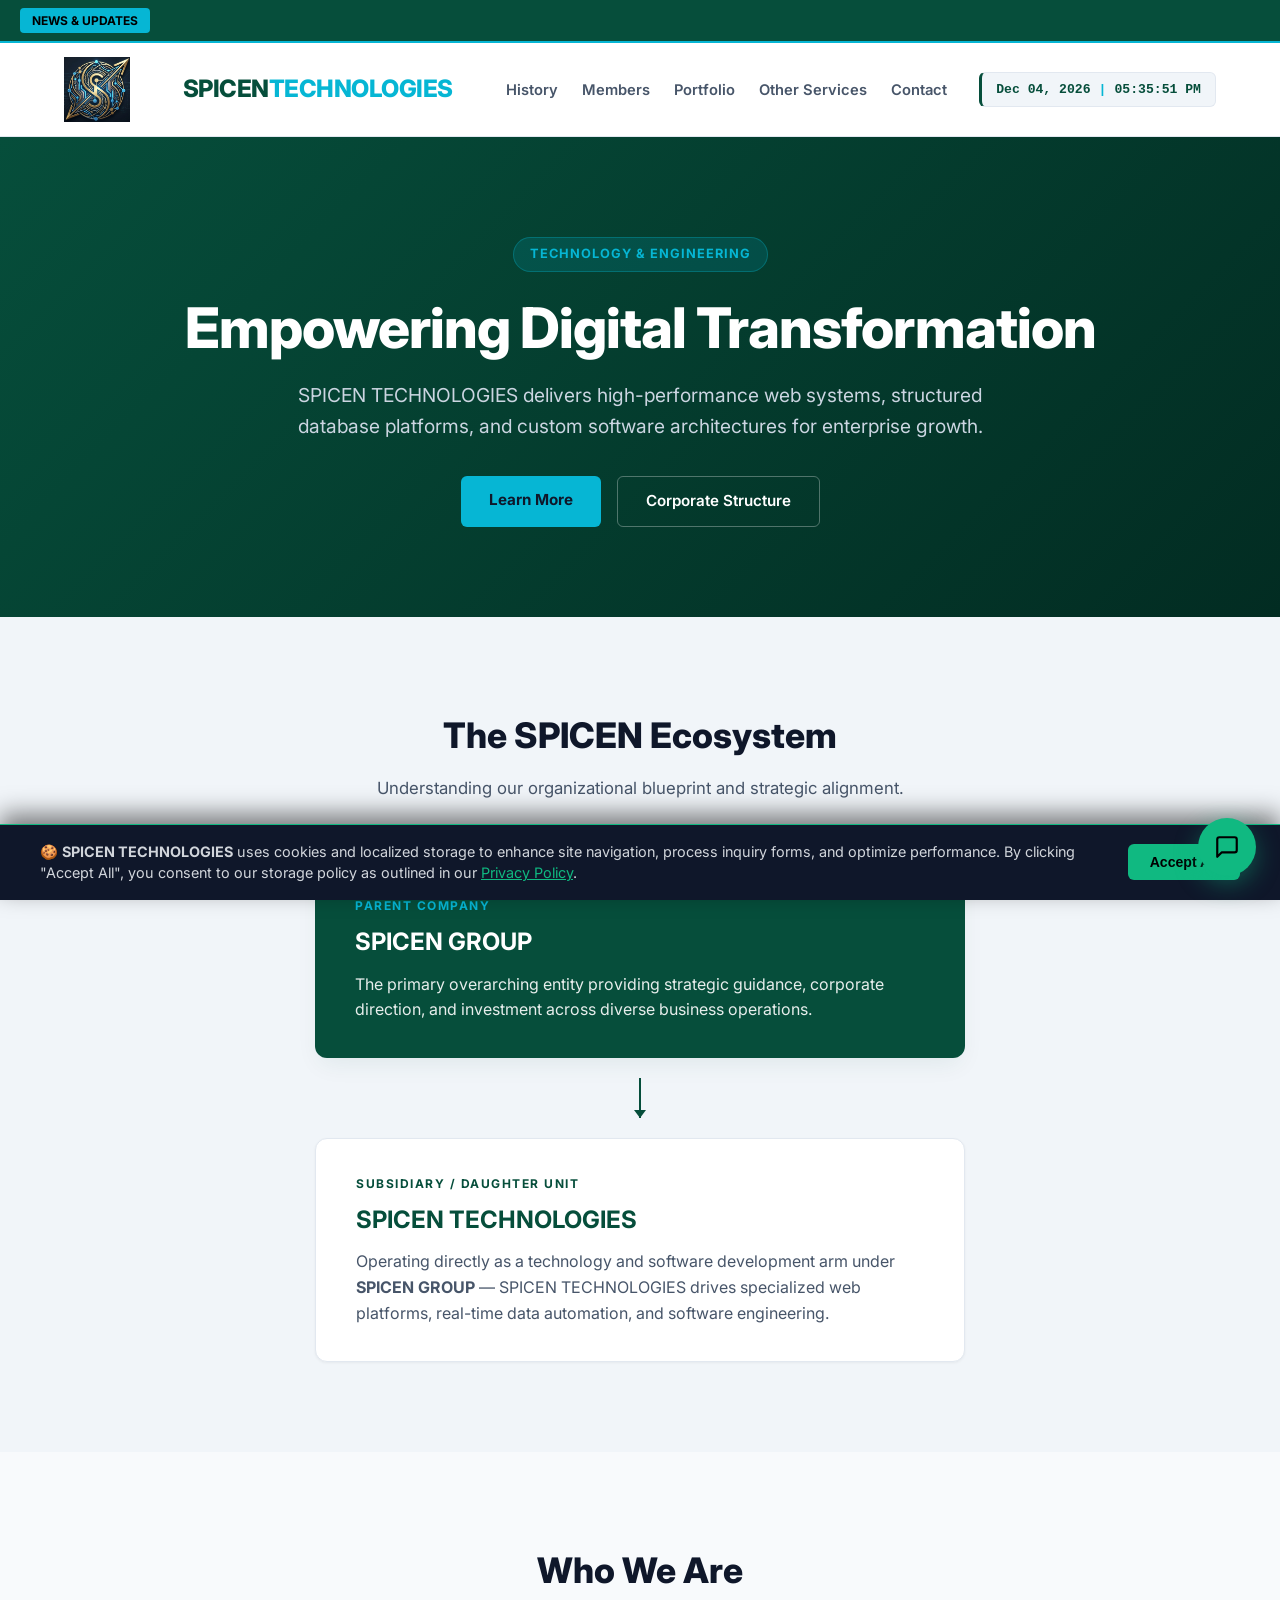
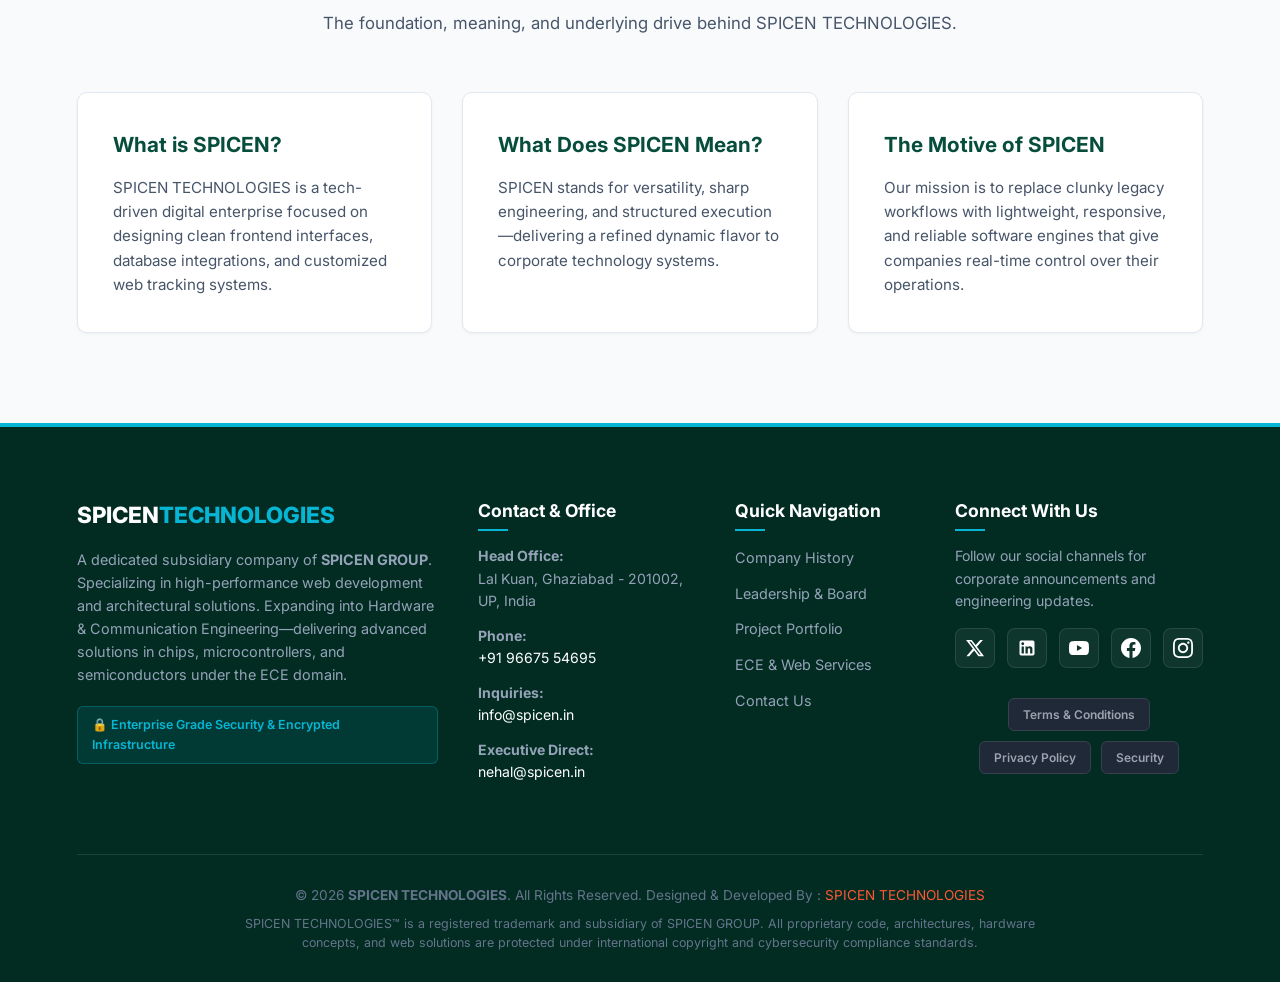
<file: index.html>
<!DOCTYPE html>
<html lang="en">
<head>
  <meta charset="UTF-8">
  <meta name="viewport" content="width=device-width, initial-scale=1.0">
  <title>SPICEN TECHNOLOGIES | Scalable Digital Engineering</title>
  <link rel="stylesheet" href="styles.css">
  <link rel="preconnect" href="https://fonts.googleapis.com">
  <link rel="preconnect" href="https://fonts.gstatic.com" crossorigin>
  <link href="https://fonts.googleapis.com/css2?family=Inter:wght@400;500;600;700;800&display=swap" rel="stylesheet">
</head>
<body>

  <!-- Top Moving Ticker Bar -->
  <div class="top-ticker">
    <div class="ticker-label">News & Updates</div>
    <div class="ticker-content">
      <span>🚀 Official website launched at spicen.in</span>
      <span>🏛️ SPICEN TECHNOLOGIES operates as a dedicated technology subsidiary under SPICEN GROUP.</span>
      <span>💡 Building scalable software platforms, custom dashboards, and data solutions.</span>
    </div>
  </div>

  <!-- Main Navigation Header -->
  <header class="navbar">
    <a href="index.html" class="brand-logo">
    <img src="logo.png" alt="" class="brand-logo-img">
    <a href="index.html" class="brand-logo">SPICEN<span>TECHNOLOGIES</span></a>
    
    <div class="nav-container">
      <nav>
        <ul class="nav-links">
          <li><a href="history.html">History</a></li>
          <li><a href="members.html">Members</a></li>
          <li><a href="portfolio.html">Portfolio</a></li>
          <li><a href="services.html">Other Services</a></li>
          <li><a href="contact.html">Contact</a></li>
        </ul>
      </nav>

      <!-- Live Date & Time Display (Positioned on the Right) -->
      <div id="live-datetime" class="header-datetime">
        <span id="live-date">-- --- ----</span>
        <span class="datetime-divider">|</span>
        <span id="live-time">00:00:00 AM</span>
      </div>
    </div>
  </header>

  <!-- Hero Section -->
  <section class="hero">
    <span class="hero-badge">Technology & Engineering</span>
    <h1 class="hero-title">Empowering Digital Transformation</h1>
    <p class="hero-subtitle">
      SPICEN TECHNOLOGIES delivers high-performance web systems, structured database platforms, and custom software architectures for enterprise growth.
    </p>
    <div class="hero-actions">
      <a href="history.html" class="btn-primary">Learn More</a>
      <a href="#structure" class="btn-secondary">Corporate Structure</a>
    </div>
  </section>

  <!-- Parent & Daughter Company Hierarchy Section -->
  <section id="structure" class="section section-bg">
    <div class="section-header">
      <h2 class="section-title">The SPICEN Ecosystem</h2>
      <p class="section-subtitle">Understanding our organizational blueprint and strategic alignment.</p>
    </div>

    <div class="hierarchy-container">
      <!-- Parent Company -->
      <div class="parent-card">
        <span class="parent-badge">Parent Company</span>
        <h2>SPICEN GROUP</h2>
        <p style="margin-top: 10px; opacity: 0.9;">
          The primary overarching entity providing strategic guidance, corporate direction, and investment across diverse business operations.
        </p>
      </div>

      <!-- Connecting Line -->
      <div class="connector-line"></div>

      <!-- Daughter Sub-Company -->
      <div class="daughter-card">
        <span class="daughter-badge">Subsidiary / Daughter Unit</span>
        <h2 style="color: var(--primary-emerald);">SPICEN TECHNOLOGIES</h2>
        <p style="margin-top: 10px; color: var(--text-secondary);">
          Operating directly as a technology and software development arm under <strong>SPICEN GROUP</strong> — SPICEN TECHNOLOGIES drives specialized web platforms, real-time data automation, and software engineering.
        </p>
      </div>
    </div>
  </section>

  <!-- Overview Section: What, Meaning & Motive -->
  <section class="section">
    <div class="section-header">
      <h2 class="section-title">Who We Are</h2>
      <p class="section-subtitle">The foundation, meaning, and underlying drive behind SPICEN TECHNOLOGIES.</p>
    </div>

    <div class="grid-3">
      <div class="info-card">
        <h3>What is SPICEN?</h3>
        <p>
          SPICEN TECHNOLOGIES is a tech-driven digital enterprise focused on designing clean frontend interfaces, database integrations, and customized web tracking systems.
        </p>
      </div>

      <div class="info-card">
        <h3>What Does SPICEN Mean?</h3>
        <p>
          SPICEN stands for versatility, sharp engineering, and structured execution—delivering a refined dynamic flavor to corporate technology systems.
        </p>
      </div>

      <div class="info-card">
        <h3>The Motive of SPICEN</h3>
        <p>
          Our mission is to replace clunky legacy workflows with lightweight, responsive, and reliable software engines that give companies real-time control over their operations.
        </p>
      </div>
    </div>
  </section>

  <!-- Enhanced Enterprise Footer -->
  <footer class="footer">
    <div class="footer-top">
      <!-- Brand & Mission Column -->
      <div class="footer-col brand-col">
        <div class="footer-logo">SPICEN<span>TECHNOLOGIES</span></div>
        <p class="footer-desc">
          A dedicated subsidiary company of <strong>SPICEN GROUP</strong>. Specializing in high-performance web development and architectural solutions. Expanding into Hardware & Communication Engineering—delivering advanced solutions in chips, microcontrollers, and semiconductors under the ECE domain.
        </p>
        <div class="security-badge">
          <span>🔒 Enterprise Grade Security & Encrypted Infrastructure</span>
        </div>
      </div>

      <!-- Contact Information Column -->
      <div class="footer-col">
        <h4>Contact & Office</h4>
        <ul class="contact-list">
          <li>
            <strong>Head Office:</strong><br>
            Lal Kuan, Ghaziabad - 201002, UP, India
          </li>
          <li>
            <strong>Phone:</strong><br>
            <a href="tel:+919667554695">+91 96675 54695</a>
          </li>
          <li>
            <strong>Inquiries:</strong><br>
            <a href="mailto:info@spicen.in">info@spicen.in</a>
          </li>
          <li>
            <strong>Executive Direct:</strong><br>
            <a href="mailto:nehal@spicen.in">nehal@spicen.in</a>
          </li>
        </ul>
      </div>

      <!-- Navigation Links -->
      <div class="footer-col">
        <h4>Quick Navigation</h4>
        <ul class="footer-links">
          <li><a href="history.html">Company History</a></li>
          <li><a href="members.html">Leadership & Board</a></li>
          <li><a href="portfolio.html">Project Portfolio</a></li>
          <li><a href="services.html">ECE & Web Services</a></li>
          <li><a href="contact.html">Contact Us</a></li>
        </ul>
      </div>

      <!-- Social Media Networks -->
      <div class="footer-col">
        <h4>Connect With Us</h4>
        <p class="social-text">Follow our social channels for corporate announcements and engineering updates.</p>
        <div class="social-icons">
          <!-- Twitter / X -->
          <a href="#" target="_blank" rel="noopener noreferrer" aria-label="Twitter">
            <svg viewBox="0 0 24 24" fill="currentColor"><path d="M18.244 2.25h3.308l-7.227 8.26 8.502 11.24H16.17l-5.214-6.817L4.99 21.75H1.68l7.73-8.835L1.254 2.25H8.08l4.713 6.231zm-1.161 17.52h1.833L7.084 4.126H5.117z"/></svg>
          </a>
          <!-- LinkedIn -->
          <a href="#" target="_blank" rel="noopener noreferrer" aria-label="LinkedIn">
            <svg viewBox="0 0 24 24" fill="currentColor"><path d="M19 3a2 2 0 0 1 2 2v14a2 2 0 0 1-2 2H5a2 2 0 0 1-2-2V5a2 2 0 0 1 2-2h14m-.5 15.5v-5.3a3.26 3.26 0 0 0-3.26-3.26c-.85 0-1.84.52-2.28 1.3v-1.11h-2.79v8.37h2.79v-4.93c0-.77.62-1.4 1.39-1.4a1.4 1.4 0 0 1 1.4 1.4v4.93h2.75M6.88 8.56a1.68 1.68 0 0 0 1.68-1.68c0-.93-.75-1.69-1.68-1.69a1.69 1.69 0 0 0-1.69 1.69c0 .93.76 1.68 1.69 1.68m1.39 9.94v-8.37H5.5v8.37h2.77z"/></svg>
          </a>
          <!-- YouTube -->
          <a href="#" target="_blank" rel="noopener noreferrer" aria-label="YouTube">
            <svg viewBox="0 0 24 24" fill="currentColor"><path d="M23.498 6.186a3.016 3.016 0 0 0-2.122-2.136C19.505 3.5 12 3.5 12 3.5s-7.505 0-9.377.55a3.016 3.016 0 0 0-2.122 2.136C0 8.07 0 12 0 12s0 3.93.502 5.814a3.016 3.016 0 0 0 2.122 2.136c1.871.55 9.376.55 9.376.55s7.505 0 9.377-.55a3.016 3.016 0 0 0 2.122-2.136C24 15.93 24 12 24 12s0-3.93-.502-5.814zM9.545 15.568V8.432L15.818 12l-6.273 3.568z"/></svg>
          </a>
          <!-- Facebook -->
          <a href="#" target="_blank" rel="noopener noreferrer" aria-label="Facebook">
            <svg viewBox="0 0 24 24" fill="currentColor"><path d="M24 12.073c0-6.627-5.373-12-12-12s-12 5.373-12 12c0 5.99 4.388 10.954 10.125 11.854v-8.385H7.078v-3.47h3.047V9.43c0-3.007 1.792-4.669 4.533-4.669 1.312 0 2.686.235 2.686.235v2.953H15.83c-1.491 0-1.956.925-1.956 1.874v2.25h3.328l-.532 3.47h-2.796v8.385C19.612 23.027 24 18.062 24 12.073z"/></svg>
          </a>
          <!-- Instagram -->
          <a href="#" target="_blank" rel="noopener noreferrer" aria-label="Instagram">
            <svg viewBox="0 0 24 24" fill="currentColor"><path d="M12 2.163c3.204 0 3.584.012 4.85.07 3.252.148 4.771 1.691 4.919 4.919.058 1.265.069 1.645.069 4.849 0 3.205-.012 3.584-.069 4.849-.149 3.225-1.664 4.771-4.919 4.919-1.266.058-1.644.07-4.85.07-3.204 0-3.584-.012-4.849-.07-3.26-.149-4.771-1.699-4.919-4.92-.058-1.265-.07-1.644-.07-4.849 0-3.204.013-3.583.07-4.849.149-3.227 1.664-4.771 4.919-4.919 1.266-.057 1.645-.069 4.849-.069zm0-2.163c-3.259 0-3.667.014-4.947.072-4.358.2-6.78 2.618-6.98 6.98-.059 1.281-.073 1.689-.073 4.948 0 3.259.014 3.668.072 4.948.2 4.358 2.618 6.78 6.98 6.98 1.281.058 1.689.072 4.948.072 3.259 0 3.668-.014 4.948-.072 4.354-.2 6.782-2.618 6.979-6.98.059-1.28.073-1.689.073-4.948 0-3.259-.014-3.667-.072-4.947-.196-4.354-2.617-6.78-6.979-6.98-1.281-.059-1.69-.073-4.949-.073zm0 5.838c-3.403 0-6.162 2.759-6.162 6.162s2.759 6.163 6.162 6.163 6.162-2.759 6.162-6.163c0-3.403-2.759-6.162-6.162-6.162zm0 10.162c-2.209 0-4-1.79-4-4 0-2.209 1.791-4 4-4s4 1.791 4 4c0 2.21-1.791 4-4 4zm6.406-11.845c-.796 0-1.441.645-1.441 1.44s.645 1.44 1.441 1.44c.795 0 1.439-.645 1.439-1.44s-.644-1.44-1.439-1.44z"/></svg>
          </a>
        </div>

        <div style="display: flex; justify-content: center; align-items: center; gap: 10px; flex-wrap: wrap; margin: 30px 0;">
  <a href="terms.html" style="display: inline-block; padding: 6px 14px; font-size: 0.75rem; font-weight: 600; color: #9ca3af; background: #1f2937; border: 1px solid #374151; border-radius: 6px; text-decoration: none; transition: 0.2s;" onmouseover="this.style.color='#10b981'; this.style.borderColor='#10b981'" onmouseout="this.style.color='#9ca3af'; this.style.borderColor='#374151'">Terms & Conditions</a>
  <a href="privacy.html" style="display: inline-block; padding: 6px 14px; font-size: 0.75rem; font-weight: 600; color: #9ca3af; background: #1f2937; border: 1px solid #374151; border-radius: 6px; text-decoration: none; transition: 0.2s;" onmouseover="this.style.color='#10b981'; this.style.borderColor='#10b981'" onmouseout="this.style.color='#9ca3af'; this.style.borderColor='#374151'">Privacy Policy</a>
  <a href="security.html" style="display: inline-block; padding: 6px 14px; font-size: 0.75rem; font-weight: 600; color: #9ca3af; background: #1f2937; border: 1px solid #374151; border-radius: 6px; text-decoration: none; transition: 0.2s;" onmouseover="this.style.color='#10b981'; this.style.borderColor='#10b981'" onmouseout="this.style.color='#9ca3af'; this.style.borderColor='#374151'">Security</a>
</div>
      </div>
    </div>

    <!-- Copyright, Trademark, and Legal Section -->
    <div class="footer-bottom">
      <p>&copy; 2026 <strong>SPICEN TECHNOLOGIES</strong>. All Rights Reserved. Designed & Developed By : <a href="https://nehalagarwal4695.github.io/spicentechnologies/" style="text-decoration: none; color: #ff5733">SPICEN TECHNOLOGIES</a></p>
      <p class="legal-notice">
        SPICEN TECHNOLOGIES™ is a registered trademark and subsidiary of SPICEN GROUP. All proprietary code, architectures, hardware concepts, and web solutions are protected under international copyright and cybersecurity compliance standards.
      </p>
    </div>
  </footer>

  <!-- Real-Time Date & Time Script -->
  <script>
    function updateDateTime() {
      const now = new Date();
      
      // Date formatting (e.g., Aug 11, 2026)
      const dateOptions = { month: 'short', day: '2-digit', year: 'numeric' };
      const dateString = now.toLocaleDateString('en-US', dateOptions);
      
      // Time formatting (e.g., 06:35:43 PM)
      const timeOptions = { hour: '2-digit', minute: '2-digit', second: '2-digit', hour12: true };
      const timeString = now.toLocaleTimeString('en-US', timeOptions);
      
      document.getElementById('live-date').textContent = dateString;
      document.getElementById('live-time').textContent = timeString;
    }

    setInterval(updateDateTime, 1000);
    updateDateTime();

    document.addEventListener('DOMContentLoaded', function () {
    const cookieBar = document.getElementById('spicen-cookie-bar');
    const acceptBtn = document.getElementById('accept-cookies-btn');

    // Check if user has already accepted cookies
    if (!localStorage.getItem('spicen_cookie_consent')) {
      cookieBar.style.display = 'block';
    }

    // Handle one-click acceptance
    acceptBtn.addEventListener('click', function () {
      localStorage.setItem('spicen_cookie_consent', 'accepted');
      cookieBar.style.display = 'none';
    });
  });

  document.addEventListener('DOMContentLoaded', function () {
    const toggleBtn = document.getElementById('spicen-chat-toggle');
    const chatBox = document.getElementById('spicen-chat-box');
    const closeBtn = document.getElementById('spicen-chat-close');
    const chatForm = document.getElementById('spicen-chat-form');
    const chatInput = document.getElementById('spicen-chat-input');
    const chatBody = document.getElementById('spicen-chat-body');

    // Toggle Box Visibility
    toggleBtn.addEventListener('click', () => {
      chatBox.style.display = (chatBox.style.display === 'flex') ? 'none' : 'flex';
      if (chatBox.style.display === 'flex') chatInput.focus();
    });

    closeBtn.addEventListener('click', () => {
      chatBox.style.display = 'none';
    });

    // Form Submission
    chatForm.addEventListener('submit', function (e) {
      e.preventDefault();
      const text = chatInput.value.trim();
      if (!text) return;

      appendMessage(text, 'user-msg');
      chatInput.value = '';

      // Generate Response after a small delay
      setTimeout(() => {
        const reply = getSpicenBotReply(text);
        appendMessage(reply, 'bot-msg');
      }, 400);
    });
  });

  function sendQuickPrompt(text) {
    document.getElementById('spicen-chat-input').value = text;
    document.getElementById('spicen-chat-form').dispatchEvent(new Event('submit'));
  }

  function appendMessage(text, className) {
    const chatBody = document.getElementById('spicen-chat-body');
    const msgDiv = document.createElement('div');
    msgDiv.className = `chat-msg ${className}`;
    msgDiv.innerHTML = text;
    chatBody.appendChild(msgDiv);
    chatBody.scrollTop = chatBody.scrollHeight;
  }

  // Knowledge Base Engine
  function getSpicenBotReply(query) {
    const q = query.toLowerCase();

    if (q.includes('service') || q.includes('offer') || q.includes('do you do') || q.includes('work')) {
      return "SPICEN TECHNOLOGIES specializes in:<br>• Custom Enterprise Web Development<br>• Financial & Loan Engines<br>• ECE Hardware/Software Integration<br>• Standalone Desktop & Developer Utilities";
    }
    if (q.includes('loan') || q.includes('fmd') || q.includes('calculator') || q.includes('bpi') || q.includes('interest')) {
      return "Our <strong>SPICEN Loan Engine</strong> tracks multi-lender schedules, calculates Broken Period Interest (BPI), and auto-schedules installments starting directly from your entered First Monthly Date (FMD).";
    }
    if (q.includes('who') || q.includes('ceo') || q.includes('owner') || q.includes('founder') || q.includes('leadership')) {
      return "SPICEN TECHNOLOGIES is led by <strong>Nehal Agarwal</strong> (CEO & Director) alongside <strong>Navneet Garg</strong> (Founder & Chairman) under the parent entity <strong>SPICEN GROUP</strong>.";
    }
    if (q.includes('contact') || q.includes('email') || q.includes('phone') || q.includes('reach') || q.includes('address')) {
      return "📧 Email: <a href='mailto:nehal@spicen.in' style='color:#10b981;'>nehal@spicen.in</a><br>📞 Phone: +91 96675 54695<br>📍 Location: Lal Kuan, Ghaziabad, UP, India.";
    }
    if (q.includes('app') || q.includes('desktop') || q.includes('utility') || q.includes('clutter') || q.includes('ghost')) {
      return "We build native desktop utilities like <em>Clutter Wizard</em>, <em>Clipboard Bridge</em>, and <em>Ghost Shelf</em> designed to boost local developer productivity.";
    }
    if (q.includes('security') || q.includes('privacy') || q.includes('terms') || q.includes('safe')) {
      return "We operate under strict data protection protocols with isolated Google Sheets bridges and TLS 1.3 encryption. You can read our <a href='privacy.html' style='color:#10b981;'>Privacy Policy</a> and <a href='security.html' style='color:#10b981;'>Security Architecture</a> pages.";
    }
    if (q.includes('hello') || q.includes('hi') || q.includes('hey') || q.includes('greetings')) {
      return "Hello! How can I help you regarding SPICEN TECHNOLOGIES today?";
    }

    return "Thank you for asking! For custom project quotes or direct assistance, feel free to reach CEO Nehal Agarwal directly at <strong>nehal@spicen.in</strong> or submit a request on our <a href='contact.html' style='color:#10b981;'>Contact Page</a>.";
  }
  </script>

<!-- SPICEN TECHNOLOGIES Cookie Consent Bar -->
<div id="spicen-cookie-bar" style="display: none; position: fixed; bottom: 0; left: 0; right: 0; z-index: 99999; background: #0f172a; border-top: 1px solid #10b981; padding: 16px 24px; box-shadow: 0 -10px 25px rgba(0, 0, 0, 0.5); color: #f3f4f6; font-family: 'Inter', sans-serif;">
  <div style="max-width: 1200px; margin: 0 auto; display: flex; align-items: center; justify-content: space-between; gap: 20px; flex-wrap: wrap;">
    <p style="margin: 0; font-size: 0.9rem; line-height: 1.5; color: #d1d5db; flex: 1; min-width: 280px;">
      🍪 <strong>SPICEN TECHNOLOGIES</strong> uses cookies and localized storage to enhance site navigation, process inquiry forms, and optimize performance. By clicking "Accept All", you consent to our storage policy as outlined in our <a href="privacy.html" style="color: #10b981; text-decoration: underline;">Privacy Policy</a>.
    </p>
    <button id="accept-cookies-btn" style="background: #10b981; color: #000000; font-weight: 700; border: none; padding: 10px 22px; font-size: 0.88rem; border-radius: 6px; cursor: pointer; transition: all 0.2s ease; white-space: nowrap;">
      Accept All
    </button>
  </div>
</div>

<!-- SPICEN TECHNOLOGIES Floating AI Chatbot Widget -->
<div id="spicen-chat-widget">
  <!-- Floating Toggle Button -->
  <button id="spicen-chat-toggle" title="Chat with Spicen AI Assistant">
    <svg width="26" height="26" viewBox="0 0 24 24" fill="none" stroke="currentColor" stroke-width="2" stroke-linecap="round" stroke-linejoin="round"><path d="M21 15a2 2 0 0 1-2 2H7l-4 4V5a2 2 0 0 1 2-2h14a2 2 0 0 1 2 2z"></path></svg>
  </button>

  <!-- Chat Window Box -->
  <div id="spicen-chat-box">
    <!-- Header -->
    <div class="spicen-chat-header">
      <div class="spicen-chat-title">
        <div class="spicen-chat-avatar">ST</div>
        <div>
          <h4>Spicen AI Assistant</h4>
          <span>● Online | SPICEN TECH</span>
        </div>
      </div>
      <button id="spicen-chat-close">&times;</button>
    </div>

    <!-- Messages Container -->
    <div id="spicen-chat-body">
      <div class="chat-msg bot-msg">
        Hello! 👋 Welcome to <strong>SPICEN TECHNOLOGIES</strong>. How can I assist you today?
      </div>
      <div class="chat-msg bot-msg">
        Ask me about our web development, financial loan tools, ECE integrations, desktop apps, or company details!
      </div>
    </div>

    <!-- Quick Prompt Chips -->
    <div class="spicen-chat-suggestions">
      <button onclick="sendQuickPrompt('What services does Spicen Tech offer?')">Services</button>
      <button onclick="sendQuickPrompt('Tell me about the Loan Engine')">Loan Engine</button>
      <button onclick="sendQuickPrompt('How do I contact Nehal Agarwal?')">Contact</button>
    </div>

    <!-- Input Form -->
    <form id="spicen-chat-form">
      <input type="text" id="spicen-chat-input" placeholder="Type your question..." autocomplete="off" required />
      <button type="submit" id="spicen-chat-send">
        <svg width="18" height="18" viewBox="0 0 24 24" fill="none" stroke="currentColor" stroke-width="2.5" stroke-linecap="round" stroke-linejoin="round"><line x1="22" y1="2" x2="11" y2="13"></line><polygon points="22 2 15 22 11 13 2 9 22 2"></polygon></svg>
      </button>
    </form>
  </div>
</div>

</body>
</html>
</file>
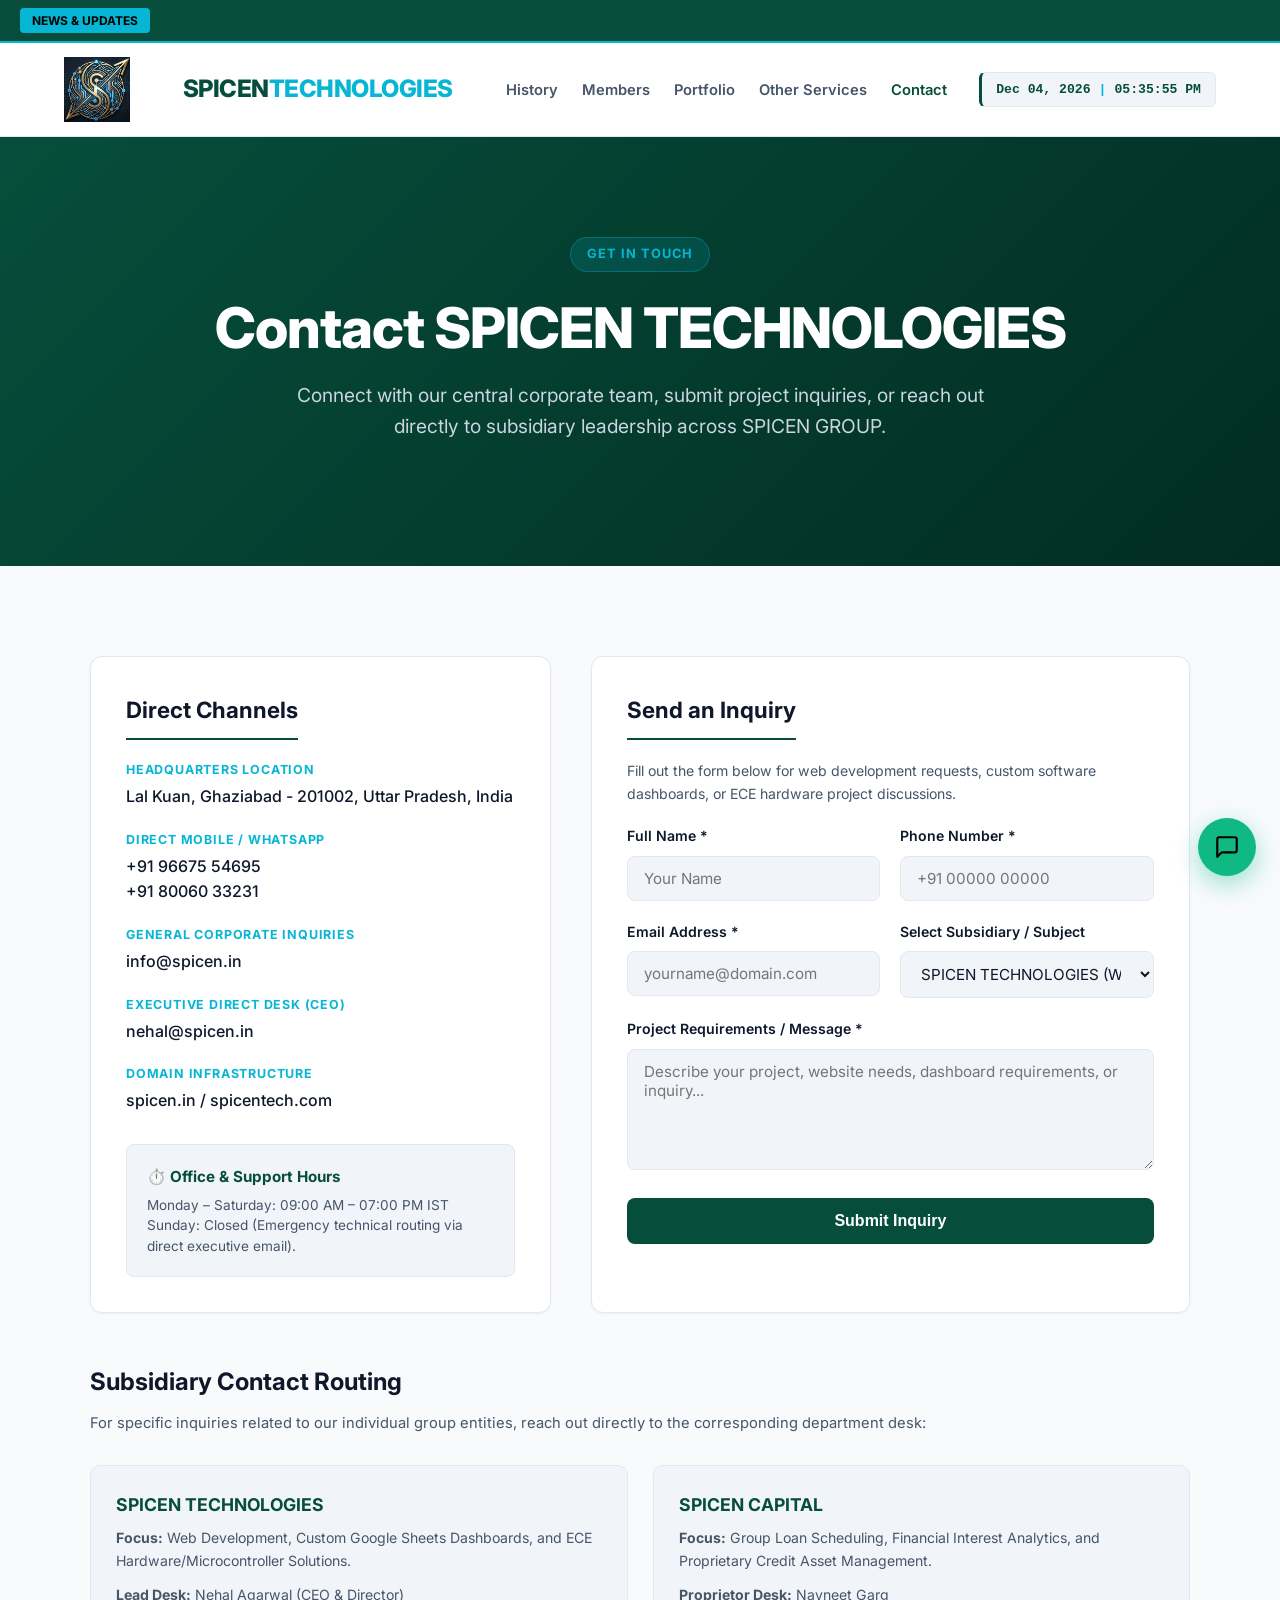
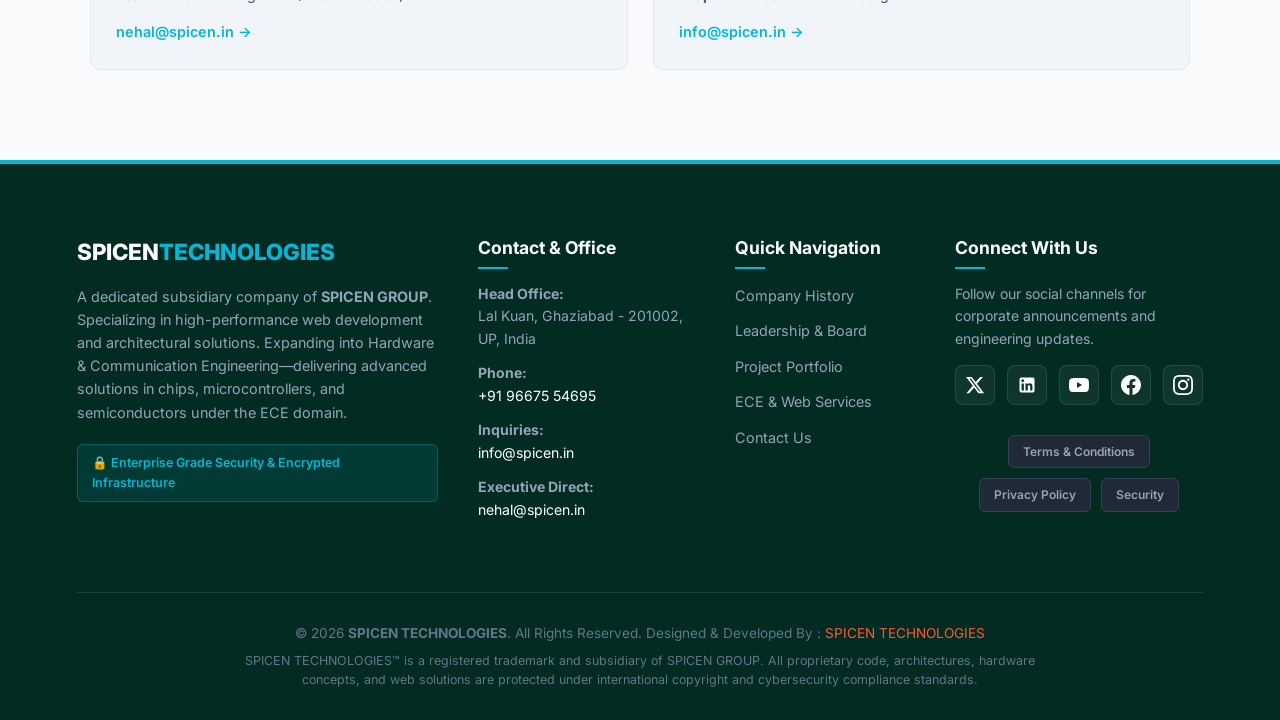
<file: contact.html>
<!DOCTYPE html>
<html lang="en">
<head>
  <meta charset="UTF-8">
  <meta name="viewport" content="width=device-width, initial-scale=1.0">
  <title>Contact Us | SPICEN TECHNOLOGIES</title>
  <link rel="stylesheet" href="styles.css">
  <link rel="preconnect" href="https://fonts.googleapis.com">
  <link rel="preconnect" href="https://fonts.gstatic.com" crossorigin>
  <link href="https://fonts.googleapis.com/css2?family=Inter:wght@400;500;600;700;800&display=swap" rel="stylesheet">
  <style>
    /* Contact Page Custom Components */
    .contact-grid {
      display: grid;
      grid-template-columns: 1fr 1.3fr;
      gap: 40px;
      margin-bottom: 50px;
    }

    .contact-card {
      background: var(--bg-card);
      border: 1px solid var(--border-color);
      border-radius: 12px;
      padding: 35px;
      box-shadow: var(--shadow-sm);
    }

    .contact-card h3 {
      font-size: 1.4rem;
      color: var(--text-primary);
      margin-bottom: 20px;
      border-bottom: 2px solid var(--primary-emerald);
      padding-bottom: 10px;
      display: inline-block;
    }

    .info-list {
      list-style: none;
      padding: 0;
      margin: 0 0 30px;
    }

    .info-list li {
      margin-bottom: 20px;
      display: flex;
      flex-direction: column;
    }

    .info-list label {
      font-size: 0.78rem;
      font-weight: 700;
      text-transform: uppercase;
      letter-spacing: 0.8px;
      color: var(--accent-cyan);
      margin-bottom: 4px;
    }

    .info-list span, .info-list a {
      font-size: 1rem;
      color: var(--text-primary);
      text-decoration: none;
      font-weight: 500;
      transition: color 0.2s ease;
    }

    .info-list a:hover {
      color: var(--primary-emerald);
    }

    /* Form Styles */
    .form-group {
      margin-bottom: 20px;
    }

    .form-group label {
      display: block;
      font-size: 0.88rem;
      font-weight: 600;
      color: var(--text-primary);
      margin-bottom: 8px;
    }

    .form-control {
      width: 100%;
      padding: 12px 16px;
      background: var(--bg-subtle);
      border: 1px solid var(--border-color);
      border-radius: 8px;
      color: var(--text-primary);
      font-family: inherit;
      font-size: 0.95rem;
      transition: border-color 0.2s ease, box-shadow 0.2s ease;
    }

    .form-control:focus {
      outline: none;
      border-color: var(--primary-emerald);
      box-shadow: 0 0 0 3px rgba(16, 185, 129, 0.15);
    }

    .form-row {
      display: grid;
      grid-template-columns: 1fr 1fr;
      gap: 20px;
    }

    .submit-btn {
      width: 100%;
      background: var(--primary-emerald);
      color: #ffffff;
      border: none;
      padding: 14px 20px;
      border-radius: 8px;
      font-size: 1rem;
      font-weight: 700;
      cursor: pointer;
      transition: background 0.2s ease, transform 0.1s ease;
    }

    .submit-btn:hover {
      background: #059669;
      transform: translateY(-2px);
    }

    /* Department Cards */
    .dept-grid {
      display: grid;
      grid-template-columns: repeat(auto-fit, minmax(280px, 1fr));
      gap: 25px;
      margin-top: 30px;
    }

    .dept-card {
      background: var(--bg-subtle);
      border: 1px solid var(--border-color);
      border-radius: 10px;
      padding: 25px;
    }

    .dept-card h4 {
      font-size: 1.1rem;
      color: var(--primary-emerald);
      margin-bottom: 8px;
    }

    .dept-card p {
      font-size: 0.88rem;
      color: var(--text-secondary);
      line-height: 1.6;
      margin-bottom: 12px;
    }

    .dept-card a {
      color: var(--accent-cyan);
      font-weight: 600;
      font-size: 0.9rem;
      text-decoration: none;
    }

    .dept-card a:hover {
      text-decoration: underline;
    }

    @media (max-width: 850px) {
      .contact-grid {
        grid-template-columns: 1fr;
      }
      .form-row {
        grid-template-columns: 1fr;
      }
    }
  </style>
</head>
<body>

  <!-- Top Moving Ticker Bar -->
  <div class="top-ticker">
    <div class="ticker-label">News & Updates</div>
    <div class="ticker-content">
      <span>🚀 Official website launched at spicen.in</span>
      <span>🏛️ SPICEN TECHNOLOGIES operates as a dedicated technology subsidiary under SPICEN GROUP.</span>
      <span>💡 Building scalable software platforms, custom dashboards, and ECE hardware solutions.</span>
    </div>
  </div>

  <!-- Main Navigation Header -->
  <header class="navbar">
    <a href="index.html" class="brand-logo">
    <img src="logo.png" alt="" class="brand-logo-img">
    <a href="index.html" class="brand-logo">SPICEN<span>TECHNOLOGIES</span></a>
    
    <div class="nav-container">
      <nav>
        <ul class="nav-links">
          <li><a href="history.html">History</a></li>
          <li><a href="members.html">Members</a></li>
          <li><a href="portfolio.html">Portfolio</a></li>
          <li><a href="services.html">Other Services</a></li>
          <li><a href="contact.html" class="active">Contact</a></li>
        </ul>
      </nav>

      <!-- Live Date & Time Display -->
      <div id="live-datetime" class="header-datetime">
        <span id="live-date">-- --- ----</span>
        <span class="datetime-divider">|</span>
        <span id="live-time">00:00:00 AM</span>
      </div>
    </div>
  </header>

  <!-- Hero Section -->
  <section class="hero">
    <span class="hero-badge">Get In Touch</span>
    <h1 class="hero-title">Contact SPICEN TECHNOLOGIES</h1>
    <p class="hero-subtitle">
      Connect with our central corporate team, submit project inquiries, or reach out directly to subsidiary leadership across SPICEN GROUP.
    </p>
  </section>

  <!-- Main Contact Section -->
  <section class="section">
    <div style="max-width: 1100px; margin: 0 auto;">
      <div class="contact-grid">

        <!-- Column 1: Direct Contact Information -->
        <div class="contact-card">
          <h3>Direct Channels</h3>

          <ul class="info-list">
            <li>
              <label>Headquarters Location</label>
              <span>Lal Kuan, Ghaziabad - 201002, Uttar Pradesh, India</span>
            </li>
            <li>
              <label>Direct Mobile / WhatsApp</label>
              <a href="tel:+919667554695">+91 96675 54695</a>
              <a href="tel:+918006033231">+91 80060 33231</a>
            </li>
            <li>
              <label>General Corporate Inquiries</label>
              <a href="mailto:info@spicen.in">info@spicen.in</a>
            </li>
            <li>
              <label>Executive Direct Desk (CEO)</label>
              <a href="mailto:nehal@spicen.in">nehal@spicen.in</a>
            </li>
            <li>
              <label>Domain Infrastructure</label>
              <span>spicen.in / spicentech.com</span>
            </li>
          </ul>

          <div style="background: var(--bg-subtle); padding: 20px; border-radius: 8px; border: 1px solid var(--border-color);">
            <h4 style="font-size: 0.95rem; color: var(--primary-emerald); margin-bottom: 6px;">⏱️ Office & Support Hours</h4>
            <p style="font-size: 0.85rem; color: var(--text-secondary); margin: 0; line-height: 1.5;">
              Monday – Saturday: 09:00 AM – 07:00 PM IST<br>
              Sunday: Closed (Emergency technical routing via direct executive email).
            </p>
          </div>
        </div>

        <!-- Column 2: Inquiry & Audit Form -->
        <div class="contact-card">
          <h3>Send an Inquiry</h3>
          <p style="font-size: 0.88rem; color: var(--text-secondary); margin-bottom: 20px;">
            Fill out the form below for web development requests, custom software dashboards, or ECE hardware project discussions.
          </p>

          <form id="contact-form">
            <div class="form-row">
              <div class="form-group">
                <label for="fullname">Full Name *</label>
                <input type="text" id="fullname" class="form-control" placeholder="Your Name" required>
              </div>
              <div class="form-group">
                <label for="phone">Phone Number *</label>
                <input type="tel" id="phone" class="form-control" placeholder="+91 00000 00000" required>
              </div>
            </div>

            <div class="form-row">
              <div class="form-group">
                <label for="email">Email Address *</label>
                <input type="email" id="email" class="form-control" placeholder="yourname@domain.com" required>
              </div>
              <div class="form-group">
                <label for="division">Select Subsidiary / Subject</label>
                <select id="division" class="form-control">
                  <option value="tech">SPICEN TECHNOLOGIES (Web & ECE)</option>
                  <option value="capital">SPICEN CAPITAL (Finance & Loans)</option>
                  <option value="general">General Group Inquiry</option>
                </select>
              </div>
            </div>

            <div class="form-group">
              <label for="message">Project Requirements / Message *</label>
              <textarea id="message" class="form-control" rows="5" placeholder="Describe your project, website needs, dashboard requirements, or inquiry..." required></textarea>
            </div>

            <button type="submit" class="submit-btn">Submit Inquiry</button>
          </form>
        </div>

      </div>

      <!-- Department Contact Routing Cards -->
      <div style="margin-top: 40px;">
        <h3 style="font-size: 1.5rem; color: var(--text-primary); margin-bottom: 10px;">Subsidiary Contact Routing</h3>
        <p style="font-size: 0.92rem; color: var(--text-secondary); margin-bottom: 20px;">
          For specific inquiries related to our individual group entities, reach out directly to the corresponding department desk:
        </p>

        <div class="dept-grid">
          <!-- Route 1: SPICEN TECHNOLOGIES -->
          <div class="dept-card">
            <h4>SPICEN TECHNOLOGIES</h4>
            <p><strong>Focus:</strong> Web Development, Custom Google Sheets Dashboards, and ECE Hardware/Microcontroller Solutions.</p>
            <p><strong>Lead Desk:</strong> Nehal Agarwal (CEO & Director)</p>
            <a href="mailto:nehal@spicen.in">nehal@spicen.in &rarr;</a>
          </div>

          <!-- Route 2: SPICEN CAPITAL -->
          <div class="dept-card">
            <h4>SPICEN CAPITAL</h4>
            <p><strong>Focus:</strong> Group Loan Scheduling, Financial Interest Analytics, and Proprietary Credit Asset Management.</p>
            <p><strong>Proprietor Desk:</strong> Navneet Garg</p>
            <a href="mailto:info@spicen.in">info@spicen.in &rarr;</a>
          </div>
        </div>
      </div>

    </div>
  </section>

  <!-- Footer -->
  <footer class="footer">
    <div class="footer-top">
      <!-- Brand & Mission Column -->
      <div class="footer-col brand-col">
        <div class="footer-logo">SPICEN<span>TECHNOLOGIES</span></div>
        <p class="footer-desc">
          A dedicated subsidiary company of <strong>SPICEN GROUP</strong>. Specializing in high-performance web development and architectural solutions. Expanding into Hardware & Communication Engineering—delivering advanced solutions in chips, microcontrollers, and semiconductors under the ECE domain.
        </p>
        <div class="security-badge">
          <span>🔒 Enterprise Grade Security & Encrypted Infrastructure</span>
        </div>
      </div>

      <!-- Contact Information Column -->
      <div class="footer-col">
        <h4>Contact & Office</h4>
        <ul class="contact-list">
          <li>
            <strong>Head Office:</strong><br>
            Lal Kuan, Ghaziabad - 201002, UP, India
          </li>
          <li>
            <strong>Phone:</strong><br>
            <a href="tel:+919667554695">+91 96675 54695</a>
          </li>
          <li>
            <strong>Inquiries:</strong><br>
            <a href="mailto:info@spicen.in">info@spicen.in</a>
          </li>
          <li>
            <strong>Executive Direct:</strong><br>
            <a href="mailto:nehal@spicen.in">nehal@spicen.in</a>
          </li>
        </ul>
      </div>

      <!-- Navigation Links -->
      <div class="footer-col">
        <h4>Quick Navigation</h4>
        <ul class="footer-links">
          <li><a href="history.html">Company History</a></li>
          <li><a href="members.html">Leadership & Board</a></li>
          <li><a href="portfolio.html">Project Portfolio</a></li>
          <li><a href="services.html">ECE & Web Services</a></li>
          <li><a href="contact.html">Contact Us</a></li>
        </ul>
      </div>

      <!-- Social Media Networks -->
      <div class="footer-col">
        <h4>Connect With Us</h4>
        <p class="social-text">Follow our social channels for corporate announcements and engineering updates.</p>
        <div class="social-icons">
          <!-- Twitter / X -->
          <a href="#" target="_blank" rel="noopener noreferrer" aria-label="Twitter">
            <svg viewBox="0 0 24 24" fill="currentColor"><path d="M18.244 2.25h3.308l-7.227 8.26 8.502 11.24H16.17l-5.214-6.817L4.99 21.75H1.68l7.73-8.835L1.254 2.25H8.08l4.713 6.231zm-1.161 17.52h1.833L7.084 4.126H5.117z"/></svg>
          </a>
          <!-- LinkedIn -->
          <a href="#" target="_blank" rel="noopener noreferrer" aria-label="LinkedIn">
            <svg viewBox="0 0 24 24" fill="currentColor"><path d="M19 3a2 2 0 0 1 2 2v14a2 2 0 0 1-2 2H5a2 2 0 0 1-2-2V5a2 2 0 0 1 2-2h14m-.5 15.5v-5.3a3.26 3.26 0 0 0-3.26-3.26c-.85 0-1.84.52-2.28 1.3v-1.11h-2.79v8.37h2.79v-4.93c0-.77.62-1.4 1.39-1.4a1.4 1.4 0 0 1 1.4 1.4v4.93h2.75M6.88 8.56a1.68 1.68 0 0 0 1.68-1.68c0-.93-.75-1.69-1.68-1.69a1.69 1.69 0 0 0-1.69 1.69c0 .93.76 1.68 1.69 1.68m1.39 9.94v-8.37H5.5v8.37h2.77z"/></svg>
          </a>
          <!-- YouTube -->
          <a href="#" target="_blank" rel="noopener noreferrer" aria-label="YouTube">
            <svg viewBox="0 0 24 24" fill="currentColor"><path d="M23.498 6.186a3.016 3.016 0 0 0-2.122-2.136C19.505 3.5 12 3.5 12 3.5s-7.505 0-9.377.55a3.016 3.016 0 0 0-2.122 2.136C0 8.07 0 12 0 12s0 3.93.502 5.814a3.016 3.016 0 0 0 2.122 2.136c1.871.55 9.376.55 9.376.55s7.505 0 9.377-.55a3.016 3.016 0 0 0 2.122-2.136C24 15.93 24 12 24 12s0-3.93-.502-5.814zM9.545 15.568V8.432L15.818 12l-6.273 3.568z"/></svg>
          </a>
          <!-- Facebook -->
          <a href="#" target="_blank" rel="noopener noreferrer" aria-label="Facebook">
            <svg viewBox="0 0 24 24" fill="currentColor"><path d="M24 12.073c0-6.627-5.373-12-12-12s-12 5.373-12 12c0 5.99 4.388 10.954 10.125 11.854v-8.385H7.078v-3.47h3.047V9.43c0-3.007 1.792-4.669 4.533-4.669 1.312 0 2.686.235 2.686.235v2.953H15.83c-1.491 0-1.956.925-1.956 1.874v2.25h3.328l-.532 3.47h-2.796v8.385C19.612 23.027 24 18.062 24 12.073z"/></svg>
          </a>
          <!-- Instagram -->
          <a href="#" target="_blank" rel="noopener noreferrer" aria-label="Instagram">
            <svg viewBox="0 0 24 24" fill="currentColor"><path d="M12 2.163c3.204 0 3.584.012 4.85.07 3.252.148 4.771 1.691 4.919 4.919.058 1.265.069 1.645.069 4.849 0 3.205-.012 3.584-.069 4.849-.149 3.225-1.664 4.771-4.919 4.919-1.266.058-1.644.07-4.85.07-3.204 0-3.584-.012-4.849-.07-3.26-.149-4.771-1.699-4.919-4.92-.058-1.265-.07-1.644-.07-4.849 0-3.204.013-3.583.07-4.849.149-3.227 1.664-4.771 4.919-4.919 1.266-.057 1.645-.069 4.849-.069zm0-2.163c-3.259 0-3.667.014-4.947.072-4.358.2-6.78 2.618-6.98 6.98-.059 1.281-.073 1.689-.073 4.948 0 3.259.014 3.668.072 4.948.2 4.358 2.618 6.78 6.98 6.98 1.281.058 1.689.072 4.948.072 3.259 0 3.668-.014 4.948-.072 4.354-.2 6.782-2.618 6.979-6.98.059-1.28.073-1.689.073-4.948 0-3.259-.014-3.667-.072-4.947-.196-4.354-2.617-6.78-6.979-6.98-1.281-.059-1.69-.073-4.949-.073zm0 5.838c-3.403 0-6.162 2.759-6.162 6.162s2.759 6.163 6.162 6.163 6.162-2.759 6.162-6.163c0-3.403-2.759-6.162-6.162-6.162zm0 10.162c-2.209 0-4-1.79-4-4 0-2.209 1.791-4 4-4s4 1.791 4 4c0 2.21-1.791 4-4 4zm6.406-11.845c-.796 0-1.441.645-1.441 1.44s.645 1.44 1.441 1.44c.795 0 1.439-.645 1.439-1.44s-.644-1.44-1.439-1.44z"/></svg>
          </a>
        </div>
        <div style="display: flex; justify-content: center; align-items: center; gap: 10px; flex-wrap: wrap; margin: 30px 0;">
  <a href="terms.html" style="display: inline-block; padding: 6px 14px; font-size: 0.75rem; font-weight: 600; color: #9ca3af; background: #1f2937; border: 1px solid #374151; border-radius: 6px; text-decoration: none; transition: 0.2s;" onmouseover="this.style.color='#10b981'; this.style.borderColor='#10b981'" onmouseout="this.style.color='#9ca3af'; this.style.borderColor='#374151'">Terms & Conditions</a>
  <a href="privacy.html" style="display: inline-block; padding: 6px 14px; font-size: 0.75rem; font-weight: 600; color: #9ca3af; background: #1f2937; border: 1px solid #374151; border-radius: 6px; text-decoration: none; transition: 0.2s;" onmouseover="this.style.color='#10b981'; this.style.borderColor='#10b981'" onmouseout="this.style.color='#9ca3af'; this.style.borderColor='#374151'">Privacy Policy</a>
  <a href="security.html" style="display: inline-block; padding: 6px 14px; font-size: 0.75rem; font-weight: 600; color: #9ca3af; background: #1f2937; border: 1px solid #374151; border-radius: 6px; text-decoration: none; transition: 0.2s;" onmouseover="this.style.color='#10b981'; this.style.borderColor='#10b981'" onmouseout="this.style.color='#9ca3af'; this.style.borderColor='#374151'">Security</a>
</div>
      </div>
    </div>

    <!-- Copyright, Trademark, and Legal Section -->
    <div class="footer-bottom">
      <p>&copy; 2026 <strong>SPICEN TECHNOLOGIES</strong>. All Rights Reserved. Designed & Developed By : <a href="https://nehalagarwal4695.github.io/spicentechnologies/" style="text-decoration: none; color: #ff5733">SPICEN TECHNOLOGIES</a></p>
      <p class="legal-notice">
        SPICEN TECHNOLOGIES™ is a registered trademark and subsidiary of SPICEN GROUP. All proprietary code, architectures, hardware concepts, and web solutions are protected under international copyright and cybersecurity compliance standards.
      </p>
    </div>
  </footer>

  <!-- Real-Time Date & Time Script -->
  <script>
    function updateDateTime() {
      const now = new Date();
      const dateOptions = { month: 'short', day: '2-digit', year: 'numeric' };
      const dateString = now.toLocaleDateString('en-US', dateOptions);
      const timeOptions = { hour: '2-digit', minute: '2-digit', second: '2-digit', hour12: true };
      const timeString = now.toLocaleTimeString('en-US', timeOptions);
      
      document.getElementById('live-date').textContent = dateString;
      document.getElementById('live-time').textContent = timeString;
    }
    setInterval(updateDateTime, 1000);
    updateDateTime();

    document.getElementById('contact-form').addEventListener('submit', function(e) {
    e.preventDefault();
    
    const submitBtn = this.querySelector('.submit-btn');
    const originalBtnText = submitBtn.textContent;
    submitBtn.textContent = 'Sending...';
    submitBtn.disabled = true;

    // Collect Form Data
    const formData = {
      fullname: document.getElementById('fullname').value,
      phone: document.getElementById('phone').value,
      email: document.getElementById('email').value,
      division: document.getElementById('division').value,
      message: document.getElementById('message').value
    };

    // Replace with your actual Google Apps Script Web App URL
    const scriptURL = 'https://script.google.com/macros/s/AKfycbz5vJ9P9jnph5t5-iyyI2IuJ30JoAMYt6OkLGaVWJ5LPXy2ZVF0nbgUlD5T8TMADXE/exec';

    fetch(scriptURL, {
      method: 'POST',
      mode: 'no-cors', // Bypasses browser CORS restriction for Apps Script
      headers: { 'Content-Type': 'application/json' },
      body: JSON.stringify(formData)
    })
    .then(() => {
      alert('Thank you! Your inquiry has been logged successfully.');
      document.getElementById('contact-form').reset();
    })
    .catch(error => {
      alert('Error submitting inquiry. Please try again.');
      console.error('Error:', error);
    })
    .finally(() => {
      submitBtn.textContent = originalBtnText;
      submitBtn.disabled = false;
    });
  });

  document.addEventListener('DOMContentLoaded', function () {
    const toggleBtn = document.getElementById('spicen-chat-toggle');
    const chatBox = document.getElementById('spicen-chat-box');
    const closeBtn = document.getElementById('spicen-chat-close');
    const chatForm = document.getElementById('spicen-chat-form');
    const chatInput = document.getElementById('spicen-chat-input');
    const chatBody = document.getElementById('spicen-chat-body');

    // Toggle Box Visibility
    toggleBtn.addEventListener('click', () => {
      chatBox.style.display = (chatBox.style.display === 'flex') ? 'none' : 'flex';
      if (chatBox.style.display === 'flex') chatInput.focus();
    });

    closeBtn.addEventListener('click', () => {
      chatBox.style.display = 'none';
    });

    // Form Submission
    chatForm.addEventListener('submit', function (e) {
      e.preventDefault();
      const text = chatInput.value.trim();
      if (!text) return;

      appendMessage(text, 'user-msg');
      chatInput.value = '';

      // Generate Response after a small delay
      setTimeout(() => {
        const reply = getSpicenBotReply(text);
        appendMessage(reply, 'bot-msg');
      }, 400);
    });
  });

  function sendQuickPrompt(text) {
    document.getElementById('spicen-chat-input').value = text;
    document.getElementById('spicen-chat-form').dispatchEvent(new Event('submit'));
  }

  function appendMessage(text, className) {
    const chatBody = document.getElementById('spicen-chat-body');
    const msgDiv = document.createElement('div');
    msgDiv.className = `chat-msg ${className}`;
    msgDiv.innerHTML = text;
    chatBody.appendChild(msgDiv);
    chatBody.scrollTop = chatBody.scrollHeight;
  }

  // Knowledge Base Engine
  function getSpicenBotReply(query) {
    const q = query.toLowerCase();

    if (q.includes('service') || q.includes('offer') || q.includes('do you do') || q.includes('work')) {
      return "SPICEN TECHNOLOGIES specializes in:<br>• Custom Enterprise Web Development<br>• Financial & Loan Engines<br>• ECE Hardware/Software Integration<br>• Standalone Desktop & Developer Utilities";
    }
    if (q.includes('loan') || q.includes('fmd') || q.includes('calculator') || q.includes('bpi') || q.includes('interest')) {
      return "Our <strong>SPICEN Loan Engine</strong> tracks multi-lender schedules, calculates Broken Period Interest (BPI), and auto-schedules installments starting directly from your entered First Monthly Date (FMD).";
    }
    if (q.includes('who') || q.includes('ceo') || q.includes('owner') || q.includes('founder') || q.includes('leadership')) {
      return "SPICEN TECHNOLOGIES is led by <strong>Nehal Agarwal</strong> (CEO & Director) alongside <strong>Navneet Garg</strong> (Founder & Chairman) under the parent entity <strong>SPICEN GROUP</strong>.";
    }
    if (q.includes('contact') || q.includes('email') || q.includes('phone') || q.includes('reach') || q.includes('address')) {
      return "📧 Email: <a href='mailto:nehal@spicen.in' style='color:#10b981;'>nehal@spicen.in</a><br>📞 Phone: +91 96675 54695<br>📍 Location: Lal Kuan, Ghaziabad, UP, India.";
    }
    if (q.includes('app') || q.includes('desktop') || q.includes('utility') || q.includes('clutter') || q.includes('ghost')) {
      return "We build native desktop utilities like <em>Clutter Wizard</em>, <em>Clipboard Bridge</em>, and <em>Ghost Shelf</em> designed to boost local developer productivity.";
    }
    if (q.includes('security') || q.includes('privacy') || q.includes('terms') || q.includes('safe')) {
      return "We operate under strict data protection protocols with isolated Google Sheets bridges and TLS 1.3 encryption. You can read our <a href='privacy.html' style='color:#10b981;'>Privacy Policy</a> and <a href='security.html' style='color:#10b981;'>Security Architecture</a> pages.";
    }
    if (q.includes('hello') || q.includes('hi') || q.includes('hey') || q.includes('greetings')) {
      return "Hello! How can I help you regarding SPICEN TECHNOLOGIES today?";
    }

    return "Thank you for asking! For custom project quotes or direct assistance, feel free to reach CEO Nehal Agarwal directly at <strong>nehal@spicen.in</strong> or submit a request on our <a href='contact.html' style='color:#10b981;'>Contact Page</a>.";
  }
  </script>

  <!-- SPICEN TECHNOLOGIES Floating AI Chatbot Widget -->
<div id="spicen-chat-widget">
  <!-- Floating Toggle Button -->
  <button id="spicen-chat-toggle" title="Chat with Spicen AI Assistant">
    <svg width="26" height="26" viewBox="0 0 24 24" fill="none" stroke="currentColor" stroke-width="2" stroke-linecap="round" stroke-linejoin="round"><path d="M21 15a2 2 0 0 1-2 2H7l-4 4V5a2 2 0 0 1 2-2h14a2 2 0 0 1 2 2z"></path></svg>
  </button>

  <!-- Chat Window Box -->
  <div id="spicen-chat-box">
    <!-- Header -->
    <div class="spicen-chat-header">
      <div class="spicen-chat-title">
        <div class="spicen-chat-avatar">ST</div>
        <div>
          <h4>Spicen AI Assistant</h4>
          <span>● Online | SPICEN TECH</span>
        </div>
      </div>
      <button id="spicen-chat-close">&times;</button>
    </div>

    <!-- Messages Container -->
    <div id="spicen-chat-body">
      <div class="chat-msg bot-msg">
        Hello! 👋 Welcome to <strong>SPICEN TECHNOLOGIES</strong>. How can I assist you today?
      </div>
      <div class="chat-msg bot-msg">
        Ask me about our web development, financial loan tools, ECE integrations, desktop apps, or company details!
      </div>
    </div>

    <!-- Quick Prompt Chips -->
    <div class="spicen-chat-suggestions">
      <button onclick="sendQuickPrompt('What services does Spicen Tech offer?')">Services</button>
      <button onclick="sendQuickPrompt('Tell me about the Loan Engine')">Loan Engine</button>
      <button onclick="sendQuickPrompt('How do I contact Nehal Agarwal?')">Contact</button>
    </div>

    <!-- Input Form -->
    <form id="spicen-chat-form">
      <input type="text" id="spicen-chat-input" placeholder="Type your question..." autocomplete="off" required />
      <button type="submit" id="spicen-chat-send">
        <svg width="18" height="18" viewBox="0 0 24 24" fill="none" stroke="currentColor" stroke-width="2.5" stroke-linecap="round" stroke-linejoin="round"><line x1="22" y1="2" x2="11" y2="13"></line><polygon points="22 2 15 22 11 13 2 9 22 2"></polygon></svg>
      </button>
    </form>
  </div>
</div>

</body>
</html>
</file>
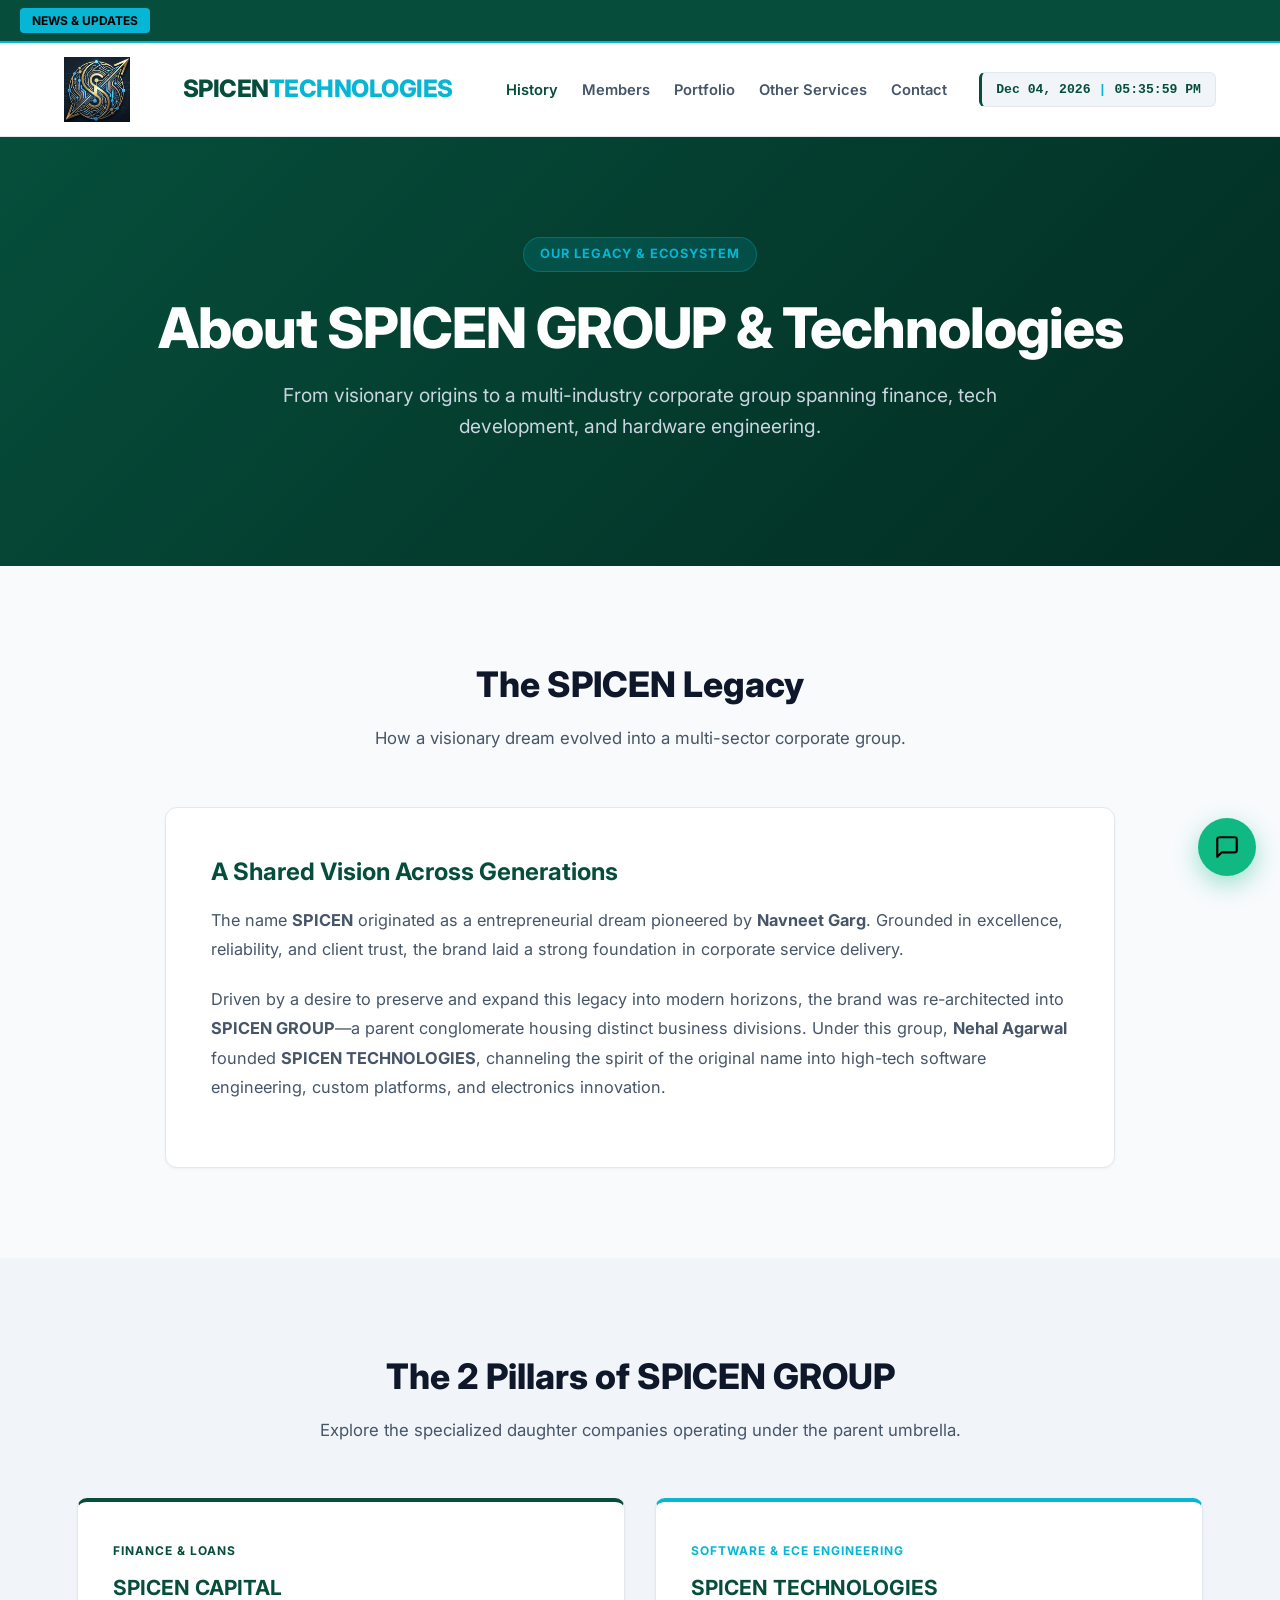
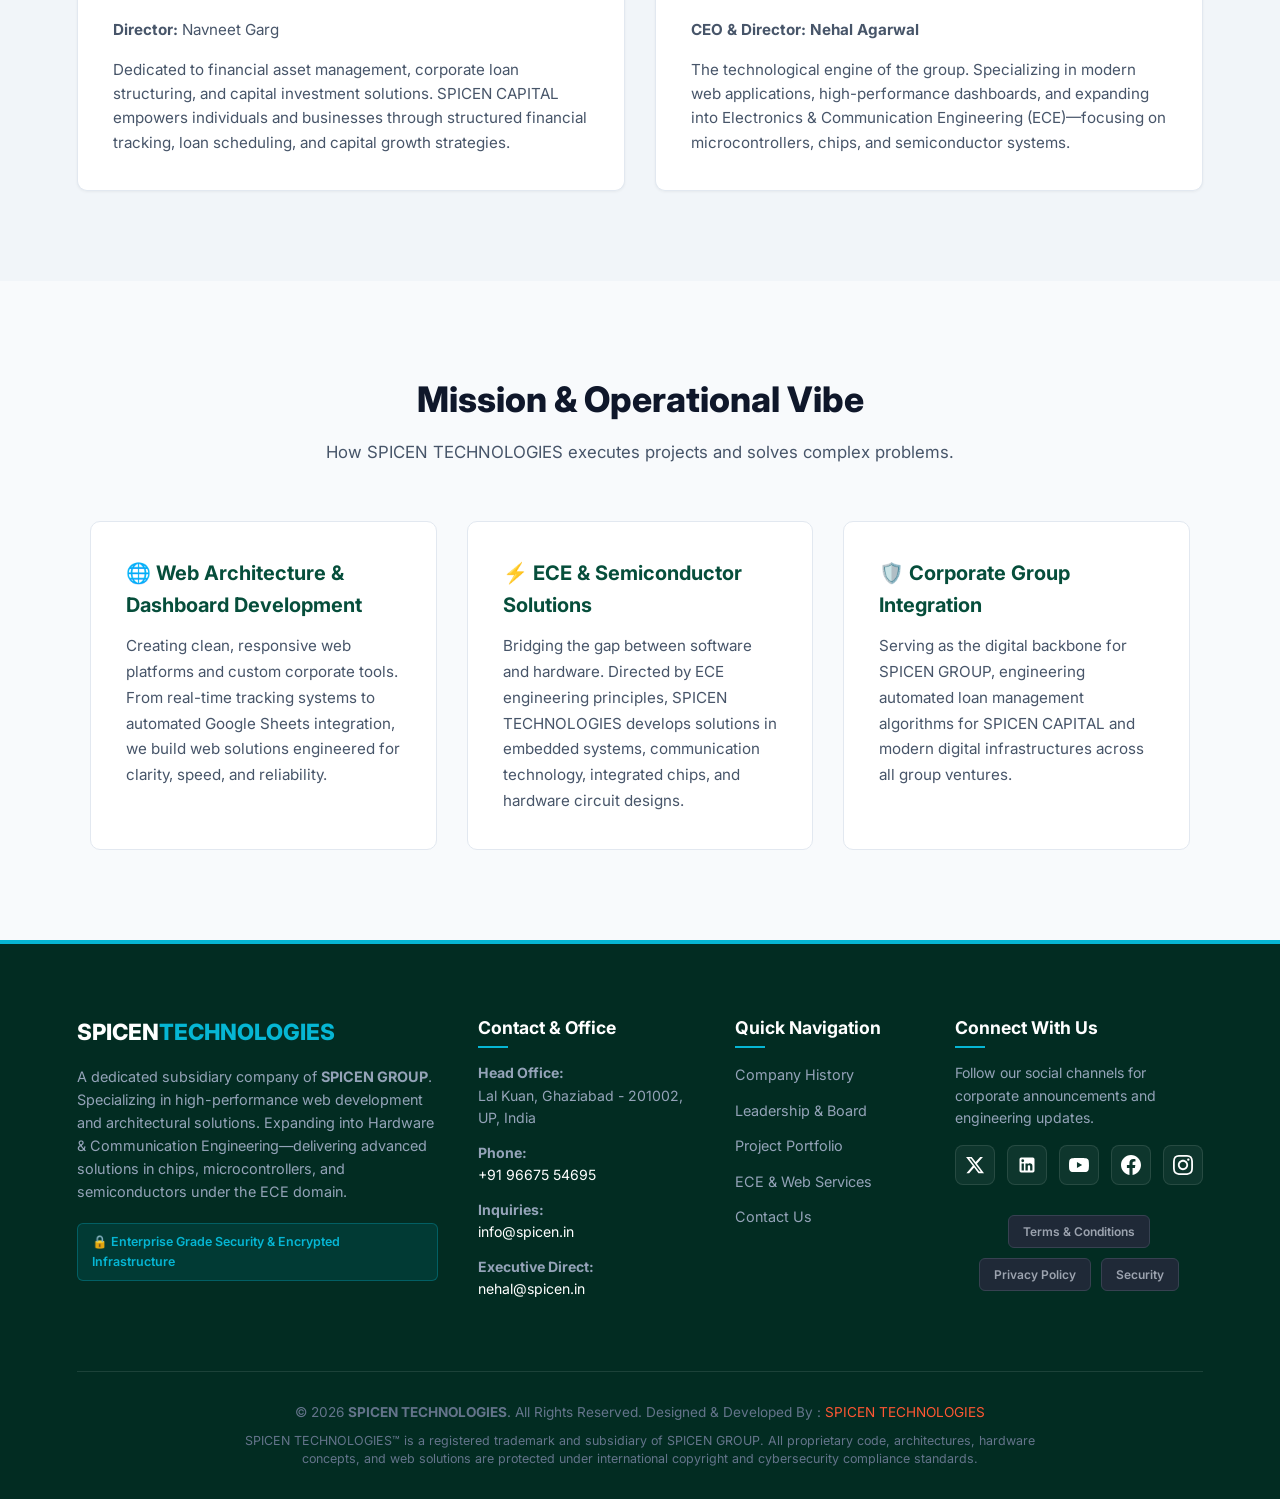
<file: history.html>
<!DOCTYPE html>
<html lang="en">
<head>
  <meta charset="UTF-8">
  <meta name="viewport" content="width=device-width, initial-scale=1.0">
  <title>About Us | SPICEN TECHNOLOGIES</title>
  <link rel="stylesheet" href="styles.css">
  <link rel="preconnect" href="https://fonts.googleapis.com">
  <link rel="preconnect" href="https://fonts.gstatic.com" crossorigin>
  <link href="https://fonts.googleapis.com/css2?family=Inter:wght@400;500;600;700;800&display=swap" rel="stylesheet">
</head>
<body>

  <!-- Top Moving Ticker Bar -->
  <div class="top-ticker">
    <div class="ticker-label">News & Updates</div>
    <div class="ticker-content">
      <span>🚀 Official website launched at spicen.in</span>
      <span>🏛️ SPICEN TECHNOLOGIES operates as a dedicated technology subsidiary under SPICEN GROUP.</span>
      <span>💡 Building scalable software platforms, custom dashboards, and ECE hardware solutions.</span>
    </div>
  </div>

  <!-- Main Navigation Header -->
  <header class="navbar">
    <a href="index.html" class="brand-logo">
    <img src="logo.png" alt="" class="brand-logo-img">    
    <a href="index.html" class="brand-logo">SPICEN<span>TECHNOLOGIES</span></a>
    
    <div class="nav-container">
      <nav>
        <ul class="nav-links">
          <li><a href="history.html" class="active">History</a></li>
          <li><a href="members.html">Members</a></li>
          <li><a href="portfolio.html">Portfolio</a></li>
          <li><a href="services.html">Other Services</a></li>
          <li><a href="contact.html">Contact</a></li>
        </ul>
      </nav>

      <!-- Live Date & Time Display -->
      <div id="live-datetime" class="header-datetime">
        <span id="live-date">-- --- ----</span>
        <span class="datetime-divider">|</span>
        <span id="live-time">00:00:00 AM</span>
      </div>
    </div>
  </header>

  <!-- About Hero Section -->
  <section class="hero">
    <span class="hero-badge">Our Legacy & Ecosystem</span>
    <h1 class="hero-title">About SPICEN GROUP & Technologies</h1>
    <p class="hero-subtitle">
      From visionary origins to a multi-industry corporate group spanning finance, tech development, and hardware engineering.
    </p>
  </section>

  <!-- Section 1: The Origin & Brand Story -->
  <section class="section">
    <div class="section-header">
      <h2 class="section-title">The SPICEN Legacy</h2>
      <p class="section-subtitle">How a visionary dream evolved into a multi-sector corporate group.</p>
    </div>

    <div style="max-width: 950px; margin: 0 auto; background: var(--bg-card); padding: 45px; border-radius: 12px; border: 1px solid var(--border-color); box-shadow: var(--shadow-sm);">
      <h3 style="color: var(--primary-emerald); font-size: 1.5rem; margin-bottom: 15px;">A Shared Vision Across Generations</h3>
      <p style="color: var(--text-secondary); margin-bottom: 20px; font-size: 1.02rem; line-height: 1.8;">
        The name <strong>SPICEN</strong> originated as a entrepreneurial dream pioneered by <strong>Navneet Garg</strong>. Grounded in excellence, reliability, and client trust, the brand laid a strong foundation in corporate service delivery.
      </p>
      <p style="color: var(--text-secondary); margin-bottom: 20px; font-size: 1.02rem; line-height: 1.8;">
        Driven by a desire to preserve and expand this legacy into modern horizons, the brand was re-architected into <strong>SPICEN GROUP</strong>—a parent conglomerate housing distinct business divisions. Under this group, <strong>Nehal Agarwal</strong> founded <strong>SPICEN TECHNOLOGIES</strong>, channeling the spirit of the original name into high-tech software engineering, custom platforms, and electronics innovation.
      </p>
    </div>
  </section>

  <!-- Section 2: The 3 Subsidiary Entities under SPICEN GROUP -->
  <section class="section section-bg">
    <div class="section-header">
      <h2 class="section-title">The 2 Pillars of SPICEN GROUP</h2>
      <p class="section-subtitle">Explore the specialized daughter companies operating under the parent umbrella.</p>
    </div>

    <div class="grid-3">
      <!-- Company 1: SPICEN CAPITAL -->
      <div class="info-card" style="border-top: 4px solid var(--primary-emerald);">
        <span style="font-size: 0.75rem; font-weight: 700; color: var(--primary-emerald); text-transform: uppercase; letter-spacing: 1px;">Finance & Loans</span>
        <h3 style="margin-top: 8px;">SPICEN CAPITAL</h3>
        <p style="margin-bottom: 15px;"><strong>Director:</strong> Navneet Garg</p>
        <p>
          Dedicated to financial asset management, corporate loan structuring, and capital investment solutions. SPICEN CAPITAL empowers individuals and businesses through structured financial tracking, loan scheduling, and capital growth strategies.
        </p>
      </div>

      <!-- Company 2: SPICEN TECHNOLOGIES -->
      <div class="info-card" style="border-top: 4px solid var(--accent-cyan);">
        <span style="font-size: 0.75rem; font-weight: 700; color: var(--accent-cyan); text-transform: uppercase; letter-spacing: 1px;">Software & ECE Engineering</span>
        <h3 style="margin-top: 8px;">SPICEN TECHNOLOGIES</h3>
        <p style="margin-bottom: 15px;"><strong>CEO & Director: Nehal Agarwal</strong></p>
        <p>
          The technological engine of the group. Specializing in modern web applications, high-performance dashboards, and expanding into Electronics & Communication Engineering (ECE)—focusing on microcontrollers, chips, and semiconductor systems.
        </p>
      </div>

      
    </div>
  </section>

  <!-- Section 3: Vision, Vibe & Core Responsibilities -->
  <section class="section">
    <div class="section-header">
      <h2 class="section-title">Mission & Operational Vibe</h2>
      <p class="section-subtitle">How SPICEN TECHNOLOGIES executes projects and solves complex problems.</p>
    </div>

    <div style="display: grid; grid-template-columns: repeat(auto-fit, minmax(320px, 1fr)); gap: 30px; max-width: 1100px; margin: 0 auto;">
      <div style="background: var(--bg-card); padding: 35px; border-radius: 10px; border: 1px solid var(--border-color);">
        <h3 style="color: var(--primary-emerald); margin-bottom: 12px; font-size: 1.25rem;">🌐 Web Architecture & Dashboard Development</h3>
        <p style="color: var(--text-secondary); font-size: 0.95rem; line-height: 1.7;">
          Creating clean, responsive web platforms and custom corporate tools. From real-time tracking systems to automated Google Sheets integration, we build web solutions engineered for clarity, speed, and reliability.
        </p>
      </div>

      <div style="background: var(--bg-card); padding: 35px; border-radius: 10px; border: 1px solid var(--border-color);">
        <h3 style="color: var(--primary-emerald); margin-bottom: 12px; font-size: 1.25rem;">⚡ ECE & Semiconductor Solutions</h3>
        <p style="color: var(--text-secondary); font-size: 0.95rem; line-height: 1.7;">
          Bridging the gap between software and hardware. Directed by ECE engineering principles, SPICEN TECHNOLOGIES develops solutions in embedded systems, communication technology, integrated chips, and hardware circuit designs.
        </p>
      </div>

      <div style="background: var(--bg-card); padding: 35px; border-radius: 10px; border: 1px solid var(--border-color);">
        <h3 style="color: var(--primary-emerald); margin-bottom: 12px; font-size: 1.25rem;">🛡️ Corporate Group Integration</h3>
        <p style="color: var(--text-secondary); font-size: 0.95rem; line-height: 1.7;">
          Serving as the digital backbone for SPICEN GROUP, engineering automated loan management algorithms for SPICEN CAPITAL and modern digital infrastructures across all group ventures.
        </p>
      </div>
    </div>
  </section>

  <!-- Footer -->
  <footer class="footer">
    <div class="footer-top">
      <!-- Brand & Mission Column -->
      <div class="footer-col brand-col">
        <div class="footer-logo">SPICEN<span>TECHNOLOGIES</span></div>
        <p class="footer-desc">
          A dedicated subsidiary company of <strong>SPICEN GROUP</strong>. Specializing in high-performance web development and architectural solutions. Expanding into Hardware & Communication Engineering—delivering advanced solutions in chips, microcontrollers, and semiconductors under the ECE domain.
        </p>
        <div class="security-badge">
          <span>🔒 Enterprise Grade Security & Encrypted Infrastructure</span>
        </div>
      </div>

      <!-- Contact Information Column -->
      <div class="footer-col">
        <h4>Contact & Office</h4>
        <ul class="contact-list">
          <li>
            <strong>Head Office:</strong><br>
            Lal Kuan, Ghaziabad - 201002, UP, India
          </li>
          <li>
            <strong>Phone:</strong><br>
            <a href="tel:+919667554695">+91 96675 54695</a>
          </li>
          <li>
            <strong>Inquiries:</strong><br>
            <a href="mailto:info@spicen.in">info@spicen.in</a>
          </li>
          <li>
            <strong>Executive Direct:</strong><br>
            <a href="mailto:nehal@spicen.in">nehal@spicen.in</a>
          </li>
        </ul>
      </div>

      <!-- Navigation Links -->
      <div class="footer-col">
        <h4>Quick Navigation</h4>
        <ul class="footer-links">
          <li><a href="history.html">Company History</a></li>
          <li><a href="members.html">Leadership & Board</a></li>
          <li><a href="portfolio.html">Project Portfolio</a></li>
          <li><a href="services.html">ECE & Web Services</a></li>
          <li><a href="contact.html">Contact Us</a></li>
        </ul>
      </div>

      <!-- Social Media Networks -->
      <div class="footer-col">
        <h4>Connect With Us</h4>
        <p class="social-text">Follow our social channels for corporate announcements and engineering updates.</p>
        <div class="social-icons">
          <!-- Twitter / X -->
          <a href="#" target="_blank" rel="noopener noreferrer" aria-label="Twitter">
            <svg viewBox="0 0 24 24" fill="currentColor"><path d="M18.244 2.25h3.308l-7.227 8.26 8.502 11.24H16.17l-5.214-6.817L4.99 21.75H1.68l7.73-8.835L1.254 2.25H8.08l4.713 6.231zm-1.161 17.52h1.833L7.084 4.126H5.117z"/></svg>
          </a>
          <!-- LinkedIn -->
          <a href="#" target="_blank" rel="noopener noreferrer" aria-label="LinkedIn">
            <svg viewBox="0 0 24 24" fill="currentColor"><path d="M19 3a2 2 0 0 1 2 2v14a2 2 0 0 1-2 2H5a2 2 0 0 1-2-2V5a2 2 0 0 1 2-2h14m-.5 15.5v-5.3a3.26 3.26 0 0 0-3.26-3.26c-.85 0-1.84.52-2.28 1.3v-1.11h-2.79v8.37h2.79v-4.93c0-.77.62-1.4 1.39-1.4a1.4 1.4 0 0 1 1.4 1.4v4.93h2.75M6.88 8.56a1.68 1.68 0 0 0 1.68-1.68c0-.93-.75-1.69-1.68-1.69a1.69 1.69 0 0 0-1.69 1.69c0 .93.76 1.68 1.69 1.68m1.39 9.94v-8.37H5.5v8.37h2.77z"/></svg>
          </a>
          <!-- YouTube -->
          <a href="#" target="_blank" rel="noopener noreferrer" aria-label="YouTube">
            <svg viewBox="0 0 24 24" fill="currentColor"><path d="M23.498 6.186a3.016 3.016 0 0 0-2.122-2.136C19.505 3.5 12 3.5 12 3.5s-7.505 0-9.377.55a3.016 3.016 0 0 0-2.122 2.136C0 8.07 0 12 0 12s0 3.93.502 5.814a3.016 3.016 0 0 0 2.122 2.136c1.871.55 9.376.55 9.376.55s7.505 0 9.377-.55a3.016 3.016 0 0 0 2.122-2.136C24 15.93 24 12 24 12s0-3.93-.502-5.814zM9.545 15.568V8.432L15.818 12l-6.273 3.568z"/></svg>
          </a>
          <!-- Facebook -->
          <a href="#" target="_blank" rel="noopener noreferrer" aria-label="Facebook">
            <svg viewBox="0 0 24 24" fill="currentColor"><path d="M24 12.073c0-6.627-5.373-12-12-12s-12 5.373-12 12c0 5.99 4.388 10.954 10.125 11.854v-8.385H7.078v-3.47h3.047V9.43c0-3.007 1.792-4.669 4.533-4.669 1.312 0 2.686.235 2.686.235v2.953H15.83c-1.491 0-1.956.925-1.956 1.874v2.25h3.328l-.532 3.47h-2.796v8.385C19.612 23.027 24 18.062 24 12.073z"/></svg>
          </a>
          <!-- Instagram -->
          <a href="#" target="_blank" rel="noopener noreferrer" aria-label="Instagram">
            <svg viewBox="0 0 24 24" fill="currentColor"><path d="M12 2.163c3.204 0 3.584.012 4.85.07 3.252.148 4.771 1.691 4.919 4.919.058 1.265.069 1.645.069 4.849 0 3.205-.012 3.584-.069 4.849-.149 3.225-1.664 4.771-4.919 4.919-1.266.058-1.644.07-4.85.07-3.204 0-3.584-.012-4.849-.07-3.26-.149-4.771-1.699-4.919-4.92-.058-1.265-.07-1.644-.07-4.849 0-3.204.013-3.583.07-4.849.149-3.227 1.664-4.771 4.919-4.919 1.266-.057 1.645-.069 4.849-.069zm0-2.163c-3.259 0-3.667.014-4.947.072-4.358.2-6.78 2.618-6.98 6.98-.059 1.281-.073 1.689-.073 4.948 0 3.259.014 3.668.072 4.948.2 4.358 2.618 6.78 6.98 6.98 1.281.058 1.689.072 4.948.072 3.259 0 3.668-.014 4.948-.072 4.354-.2 6.782-2.618 6.979-6.98.059-1.28.073-1.689.073-4.948 0-3.259-.014-3.667-.072-4.947-.196-4.354-2.617-6.78-6.979-6.98-1.281-.059-1.69-.073-4.949-.073zm0 5.838c-3.403 0-6.162 2.759-6.162 6.162s2.759 6.163 6.162 6.163 6.162-2.759 6.162-6.163c0-3.403-2.759-6.162-6.162-6.162zm0 10.162c-2.209 0-4-1.79-4-4 0-2.209 1.791-4 4-4s4 1.791 4 4c0 2.21-1.791 4-4 4zm6.406-11.845c-.796 0-1.441.645-1.441 1.44s.645 1.44 1.441 1.44c.795 0 1.439-.645 1.439-1.44s-.644-1.44-1.439-1.44z"/></svg>
          </a>
        </div>
        <div style="display: flex; justify-content: center; align-items: center; gap: 10px; flex-wrap: wrap; margin: 30px 0;">
  <a href="terms.html" style="display: inline-block; padding: 6px 14px; font-size: 0.75rem; font-weight: 600; color: #9ca3af; background: #1f2937; border: 1px solid #374151; border-radius: 6px; text-decoration: none; transition: 0.2s;" onmouseover="this.style.color='#10b981'; this.style.borderColor='#10b981'" onmouseout="this.style.color='#9ca3af'; this.style.borderColor='#374151'">Terms & Conditions</a>
  <a href="privacy.html" style="display: inline-block; padding: 6px 14px; font-size: 0.75rem; font-weight: 600; color: #9ca3af; background: #1f2937; border: 1px solid #374151; border-radius: 6px; text-decoration: none; transition: 0.2s;" onmouseover="this.style.color='#10b981'; this.style.borderColor='#10b981'" onmouseout="this.style.color='#9ca3af'; this.style.borderColor='#374151'">Privacy Policy</a>
  <a href="security.html" style="display: inline-block; padding: 6px 14px; font-size: 0.75rem; font-weight: 600; color: #9ca3af; background: #1f2937; border: 1px solid #374151; border-radius: 6px; text-decoration: none; transition: 0.2s;" onmouseover="this.style.color='#10b981'; this.style.borderColor='#10b981'" onmouseout="this.style.color='#9ca3af'; this.style.borderColor='#374151'">Security</a>
</div>
      </div>
    </div>

    <!-- Copyright, Trademark, and Legal Section -->
    <div class="footer-bottom">
      <p>&copy; 2026 <strong>SPICEN TECHNOLOGIES</strong>. All Rights Reserved. Designed & Developed By : <a href="https://nehalagarwal4695.github.io/spicentechnologies/" style="text-decoration: none; color: #ff5733">SPICEN TECHNOLOGIES</a></p>
      <p class="legal-notice">
        SPICEN TECHNOLOGIES™ is a registered trademark and subsidiary of SPICEN GROUP. All proprietary code, architectures, hardware concepts, and web solutions are protected under international copyright and cybersecurity compliance standards.
      </p>
    </div>
  </footer>

  <!-- Real-Time Date & Time Script -->
  <script>
    function updateDateTime() {
      const now = new Date();
      const dateOptions = { month: 'short', day: '2-digit', year: 'numeric' };
      const dateString = now.toLocaleDateString('en-US', dateOptions);
      const timeOptions = { hour: '2-digit', minute: '2-digit', second: '2-digit', hour12: true };
      const timeString = now.toLocaleTimeString('en-US', timeOptions);
      
      document.getElementById('live-date').textContent = dateString;
      document.getElementById('live-time').textContent = timeString;
    }
    setInterval(updateDateTime, 1000);
    updateDateTime();

    document.addEventListener('DOMContentLoaded', function () {
    const toggleBtn = document.getElementById('spicen-chat-toggle');
    const chatBox = document.getElementById('spicen-chat-box');
    const closeBtn = document.getElementById('spicen-chat-close');
    const chatForm = document.getElementById('spicen-chat-form');
    const chatInput = document.getElementById('spicen-chat-input');
    const chatBody = document.getElementById('spicen-chat-body');

    // Toggle Box Visibility
    toggleBtn.addEventListener('click', () => {
      chatBox.style.display = (chatBox.style.display === 'flex') ? 'none' : 'flex';
      if (chatBox.style.display === 'flex') chatInput.focus();
    });

    closeBtn.addEventListener('click', () => {
      chatBox.style.display = 'none';
    });

    // Form Submission
    chatForm.addEventListener('submit', function (e) {
      e.preventDefault();
      const text = chatInput.value.trim();
      if (!text) return;

      appendMessage(text, 'user-msg');
      chatInput.value = '';

      // Generate Response after a small delay
      setTimeout(() => {
        const reply = getSpicenBotReply(text);
        appendMessage(reply, 'bot-msg');
      }, 400);
    });
  });

  function sendQuickPrompt(text) {
    document.getElementById('spicen-chat-input').value = text;
    document.getElementById('spicen-chat-form').dispatchEvent(new Event('submit'));
  }

  function appendMessage(text, className) {
    const chatBody = document.getElementById('spicen-chat-body');
    const msgDiv = document.createElement('div');
    msgDiv.className = `chat-msg ${className}`;
    msgDiv.innerHTML = text;
    chatBody.appendChild(msgDiv);
    chatBody.scrollTop = chatBody.scrollHeight;
  }

  // Knowledge Base Engine
  function getSpicenBotReply(query) {
    const q = query.toLowerCase();

    if (q.includes('service') || q.includes('offer') || q.includes('do you do') || q.includes('work')) {
      return "SPICEN TECHNOLOGIES specializes in:<br>• Custom Enterprise Web Development<br>• Financial & Loan Engines<br>• ECE Hardware/Software Integration<br>• Standalone Desktop & Developer Utilities";
    }
    if (q.includes('loan') || q.includes('fmd') || q.includes('calculator') || q.includes('bpi') || q.includes('interest')) {
      return "Our <strong>SPICEN Loan Engine</strong> tracks multi-lender schedules, calculates Broken Period Interest (BPI), and auto-schedules installments starting directly from your entered First Monthly Date (FMD).";
    }
    if (q.includes('who') || q.includes('ceo') || q.includes('owner') || q.includes('founder') || q.includes('leadership')) {
      return "SPICEN TECHNOLOGIES is led by <strong>Nehal Agarwal</strong> (CEO & Director) alongside <strong>Navneet Garg</strong> (Founder & Chairman) under the parent entity <strong>SPICEN GROUP</strong>.";
    }
    if (q.includes('contact') || q.includes('email') || q.includes('phone') || q.includes('reach') || q.includes('address')) {
      return "📧 Email: <a href='mailto:nehal@spicen.in' style='color:#10b981;'>nehal@spicen.in</a><br>📞 Phone: +91 96675 54695<br>📍 Location: Lal Kuan, Ghaziabad, UP, India.";
    }
    if (q.includes('app') || q.includes('desktop') || q.includes('utility') || q.includes('clutter') || q.includes('ghost')) {
      return "We build native desktop utilities like <em>Clutter Wizard</em>, <em>Clipboard Bridge</em>, and <em>Ghost Shelf</em> designed to boost local developer productivity.";
    }
    if (q.includes('security') || q.includes('privacy') || q.includes('terms') || q.includes('safe')) {
      return "We operate under strict data protection protocols with isolated Google Sheets bridges and TLS 1.3 encryption. You can read our <a href='privacy.html' style='color:#10b981;'>Privacy Policy</a> and <a href='security.html' style='color:#10b981;'>Security Architecture</a> pages.";
    }
    if (q.includes('hello') || q.includes('hi') || q.includes('hey') || q.includes('greetings')) {
      return "Hello! How can I help you regarding SPICEN TECHNOLOGIES today?";
    }

    return "Thank you for asking! For custom project quotes or direct assistance, feel free to reach CEO Nehal Agarwal directly at <strong>nehal@spicen.in</strong> or submit a request on our <a href='contact.html' style='color:#10b981;'>Contact Page</a>.";
  }
  </script>

  <!-- SPICEN TECHNOLOGIES Floating AI Chatbot Widget -->
<div id="spicen-chat-widget">
  <!-- Floating Toggle Button -->
  <button id="spicen-chat-toggle" title="Chat with Spicen AI Assistant">
    <svg width="26" height="26" viewBox="0 0 24 24" fill="none" stroke="currentColor" stroke-width="2" stroke-linecap="round" stroke-linejoin="round"><path d="M21 15a2 2 0 0 1-2 2H7l-4 4V5a2 2 0 0 1 2-2h14a2 2 0 0 1 2 2z"></path></svg>
  </button>

  <!-- Chat Window Box -->
  <div id="spicen-chat-box">
    <!-- Header -->
    <div class="spicen-chat-header">
      <div class="spicen-chat-title">
        <div class="spicen-chat-avatar">ST</div>
        <div>
          <h4>Spicen AI Assistant</h4>
          <span>● Online | SPICEN TECH</span>
        </div>
      </div>
      <button id="spicen-chat-close">&times;</button>
    </div>

    <!-- Messages Container -->
    <div id="spicen-chat-body">
      <div class="chat-msg bot-msg">
        Hello! 👋 Welcome to <strong>SPICEN TECHNOLOGIES</strong>. How can I assist you today?
      </div>
      <div class="chat-msg bot-msg">
        Ask me about our web development, financial loan tools, ECE integrations, desktop apps, or company details!
      </div>
    </div>

    <!-- Quick Prompt Chips -->
    <div class="spicen-chat-suggestions">
      <button onclick="sendQuickPrompt('What services does Spicen Tech offer?')">Services</button>
      <button onclick="sendQuickPrompt('Tell me about the Loan Engine')">Loan Engine</button>
      <button onclick="sendQuickPrompt('How do I contact Nehal Agarwal?')">Contact</button>
    </div>

    <!-- Input Form -->
    <form id="spicen-chat-form">
      <input type="text" id="spicen-chat-input" placeholder="Type your question..." autocomplete="off" required />
      <button type="submit" id="spicen-chat-send">
        <svg width="18" height="18" viewBox="0 0 24 24" fill="none" stroke="currentColor" stroke-width="2.5" stroke-linecap="round" stroke-linejoin="round"><line x1="22" y1="2" x2="11" y2="13"></line><polygon points="22 2 15 22 11 13 2 9 22 2"></polygon></svg>
      </button>
    </form>
  </div>
</div>

</body>
</html>
</file>
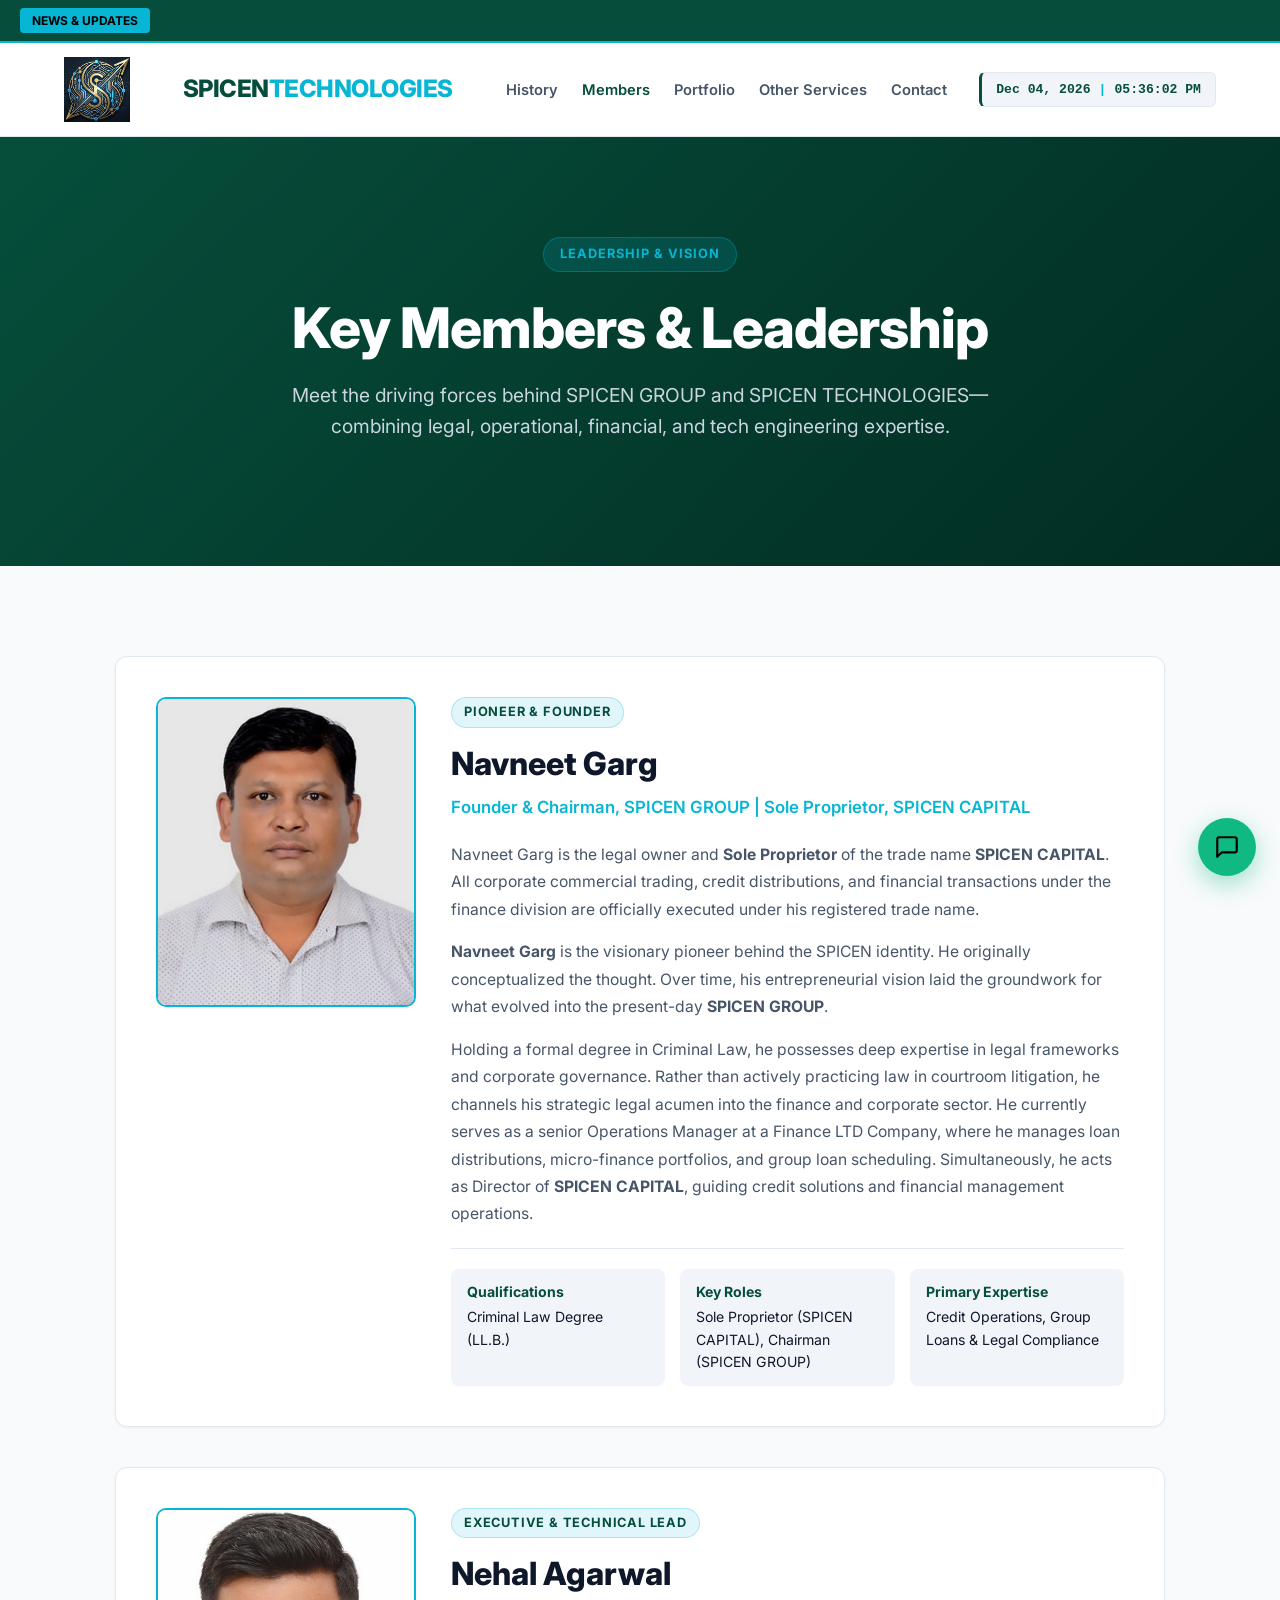
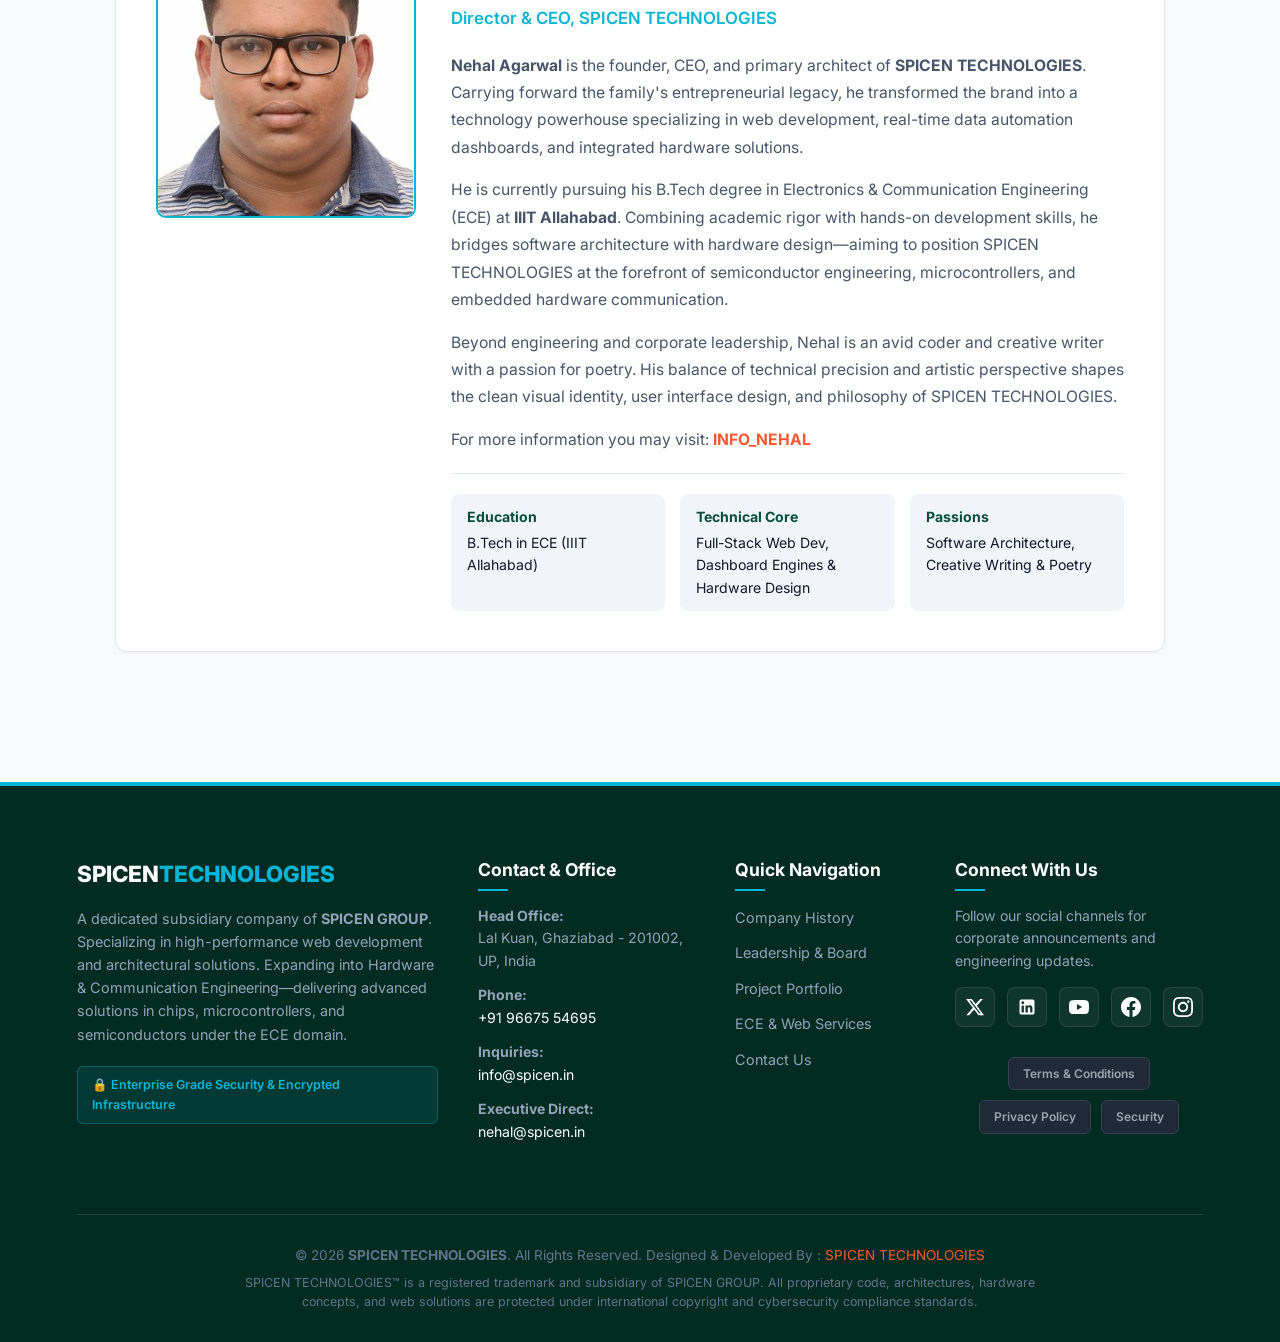
<file: members.html>
<!DOCTYPE html>
<html lang="en">
<head>
  <meta charset="UTF-8">
  <meta name="viewport" content="width=device-width, initial-scale=1.0">
  <title>Leadership & Board | SPICEN TECHNOLOGIES</title>
  <link rel="stylesheet" href="styles.css">
  <link rel="preconnect" href="https://fonts.googleapis.com">
  <link rel="preconnect" href="https://fonts.gstatic.com" crossorigin>
  <link href="https://fonts.googleapis.com/css2?family=Inter:wght@400;500;600;700;800&display=swap" rel="stylesheet">
  <style>
    /* Members-Specific Custom Layout Elements */
    .member-card {
      background: var(--bg-card);
      border: 1px solid var(--border-color);
      border-radius: 12px;
      padding: 40px;
      margin-bottom: 40px;
      box-shadow: var(--shadow-sm);
      display: grid;
      grid-template-columns: 260px 1fr;
      gap: 35px;
      align-items: start;
      transition: border-color 0.2s ease, box-shadow 0.2s ease;
    }

    .member-card:hover {
      border-color: var(--primary-emerald);
      box-shadow: var(--shadow-md);
    }

    .photo-frame {
      width: 100%;
      height: 310px;
      background: var(--bg-subtle);
      border: 2px solid var(--accent-cyan);
      border-radius: 10px;
      display: flex;
      flex-direction: column;
      align-items: center;
      justify-content: center;
      color: var(--text-secondary);
      text-align: center;
      padding: 15px;
      position: relative;
      overflow: hidden;
    }

    .photo-frame img {
      width: 100%;
      height: 100%;
      object-fit: cover;
      position: absolute;
      top: 0;
      left: 0;
    }

    .photo-placeholder-text {
      font-size: 0.85rem;
      font-weight: 600;
      color: var(--primary-emerald);
    }

    .member-role-badge {
      display: inline-block;
      background: rgba(6, 182, 212, 0.12);
      color: var(--primary-emerald);
      font-weight: 700;
      font-size: 0.8rem;
      padding: 4px 12px;
      border-radius: 20px;
      text-transform: uppercase;
      letter-spacing: 0.8px;
      margin-bottom: 10px;
      border: 1px solid rgba(6, 182, 212, 0.25);
    }

    .member-name {
      font-size: 2rem;
      font-weight: 800;
      color: var(--text-primary);
      margin-bottom: 5px;
    }

    .member-title {
      font-size: 1.05rem;
      font-weight: 600;
      color: var(--accent-cyan);
      margin-bottom: 20px;
    }

    .bio-paragraph {
      color: var(--text-secondary);
      font-size: 0.98rem;
      line-height: 1.75;
      margin-bottom: 15px;
    }

    .credentials-grid {
      display: grid;
      grid-template-columns: repeat(auto-fit, minmax(200px, 1fr));
      gap: 15px;
      margin-top: 20px;
      padding-top: 20px;
      border-top: 1px solid var(--border-color);
    }

    .cred-item {
      background: var(--bg-subtle);
      padding: 12px 16px;
      border-radius: 8px;
      font-size: 0.88rem;
    }

    .cred-item strong {
      color: var(--primary-emerald);
      display: block;
      margin-bottom: 3px;
    }

    @media (max-width: 850px) {
      .member-card {
        grid-template-columns: 1fr;
      }
      .photo-frame {
        height: 280px;
        max-width: 260px;
        margin: 0 auto;
      }
    }
  </style>
</head>
<body>

  <!-- Top Moving Ticker Bar -->
  <div class="top-ticker">
    <div class="ticker-label">News & Updates</div>
    <div class="ticker-content">
      <span>🚀 Official website launched at spicen.in</span>
      <span>🏛️ SPICEN TECHNOLOGIES operates as a dedicated technology subsidiary under SPICEN GROUP.</span>
      <span>💡 Building scalable software platforms, custom dashboards, and ECE hardware solutions.</span>
    </div>
  </div>

  <!-- Main Navigation Header -->
  <header class="navbar">
    <a href="index.html" class="brand-logo">
    <img src="logo.png" alt="" class="brand-logo-img">
    <a href="index.html" class="brand-logo">SPICEN<span>TECHNOLOGIES</span></a>
    
    <div class="nav-container">
      <nav>
        <ul class="nav-links">
          <li><a href="history.html">History</a></li>
          <li><a href="members.html" class="active">Members</a></li>
          <li><a href="portfolio.html">Portfolio</a></li>
          <li><a href="services.html">Other Services</a></li>
          <li><a href="contact.html">Contact</a></li>
        </ul>
      </nav>

      <!-- Live Date & Time Display -->
      <div id="live-datetime" class="header-datetime">
        <span id="live-date">-- --- ----</span>
        <span class="datetime-divider">|</span>
        <span id="live-time">00:00:00 AM</span>
      </div>
    </div>
  </header>

  <!-- Hero Section -->
  <section class="hero">
    <span class="hero-badge">Leadership & Vision</span>
    <h1 class="hero-title">Key Members & Leadership</h1>
    <p class="hero-subtitle">
      Meet the driving forces behind SPICEN GROUP and SPICEN TECHNOLOGIES—combining legal, operational, financial, and tech engineering expertise.
    </p>
  </section>

  <!-- Members Profile Section -->
  <section class="section">
    <div style="max-width: 1050px; margin: 0 auto;">

      <!-- Member 1: Founder & Chairman (Father) -->
      <div class="member-card">
        <div class="photo-frame">
          <img src="navneet_garg.jpg" alt="Navneet Garg">
          <span class="photo-placeholder-text">📷 Photo Placeholder<br>(Navneet Garg)</span>
          <p style="font-size: 0.72rem; color: #94a3b8; margin-top: 8px;">Upload image as <code>navneet_garg.jpg</code></p>
        </div>

        <div>
          <span class="member-role-badge">Pioneer & Founder</span>
          <h2 class="member-name">Navneet Garg</h2>
          <div class="member-title">Founder & Chairman, SPICEN GROUP | Sole Proprietor, SPICEN CAPITAL</div>

          <p class="bio-paragraph">
            Navneet Garg is the legal owner and <strong>Sole Proprietor</strong> of the trade name <strong>SPICEN CAPITAL</strong>. All corporate commercial trading, credit distributions, and financial transactions under the finance division are officially executed under his registered trade name.
          </p>

          <p class="bio-paragraph">
            <strong>Navneet Garg</strong> is the visionary pioneer behind the SPICEN identity. He originally conceptualized the thought. Over time, his entrepreneurial vision laid the groundwork for what evolved into the present-day <strong>SPICEN GROUP</strong>.
          </p>

          <p class="bio-paragraph">
            Holding a formal degree in Criminal Law, he possesses deep expertise in legal frameworks and corporate governance. Rather than actively practicing law in courtroom litigation, he channels his strategic legal acumen into the finance and corporate sector. He currently serves as a senior Operations Manager at a Finance LTD Company, where he manages loan distributions, micro-finance portfolios, and group loan scheduling. Simultaneously, he acts as Director of <strong>SPICEN CAPITAL</strong>, guiding credit solutions and financial management operations.
          </p>

          <div class="credentials-grid">
            <div class="cred-item">
              <strong>Qualifications</strong>
              Criminal Law Degree (LL.B.)
            </div>

            <div class="cred-item">
              <strong>Key Roles</strong>
              Sole Proprietor (SPICEN CAPITAL), Chairman (SPICEN GROUP)
            </div>

            <div class="cred-item">
              <strong>Primary Expertise</strong>
              Credit Operations, Group Loans & Legal Compliance
            </div>
            </div>
        </div>
      </div>

      <!-- Member 2: Director & CEO (Nehal Agarwal) -->
      <div class="member-card">
        <div class="photo-frame">
          <img src="nehal_agarwal.jpeg" alt="Nehal Agarwal">
          <span class="photo-placeholder-text">📷 Photo Placeholder<br>(Nehal Agarwal)</span>
          <p style="font-size: 0.72rem; color: #94a3b8; margin-top: 8px;">Upload image as <code>nehal_agarwal.jpeg</code></p>
        </div>

        <div>
          <span class="member-role-badge">Executive & Technical Lead</span>
          <h2 class="member-name">Nehal Agarwal</h2>
          <div class="member-title">Director & CEO, SPICEN TECHNOLOGIES</div>

          <p class="bio-paragraph">
            <strong>Nehal Agarwal</strong> is the founder, CEO, and primary architect of <strong>SPICEN TECHNOLOGIES</strong>. Carrying forward the family's entrepreneurial legacy, he transformed the brand into a technology powerhouse specializing in web development, real-time data automation dashboards, and integrated hardware solutions.
          </p>

          <p class="bio-paragraph">
            He is currently pursuing his B.Tech degree in Electronics & Communication Engineering (ECE) at <strong>IIIT Allahabad</strong>. Combining academic rigor with hands-on development skills, he bridges software architecture with hardware design—aiming to position SPICEN TECHNOLOGIES at the forefront of semiconductor engineering, microcontrollers, and embedded hardware communication.
          </p>

          <p class="bio-paragraph">
            Beyond engineering and corporate leadership, Nehal is an avid coder and creative writer with a passion for poetry. His balance of technical precision and artistic perspective shapes the clean visual identity, user interface design, and philosophy of SPICEN TECHNOLOGIES.
          </p>

          <p class="bio-paragraph">
            For more information you may visit: <strong><a href="https://nehalagarwal4695.github.io/nehal/" style="text-decoration: none; color: #ff5733">INFO_NEHAL</a></strong>
          </p>

          <div class="credentials-grid">
            <div class="cred-item">
              <strong>Education</strong>
              B.Tech in ECE (IIIT Allahabad)
            </div>
            <div class="cred-item">
              <strong>Technical Core</strong>
              Full-Stack Web Dev, Dashboard Engines & Hardware Design
            </div>
            <div class="cred-item">
              <strong>Passions</strong>
              Software Architecture, Creative Writing & Poetry
            </div>
          </div>
        </div>
      </div>

    </div>
  </section>

  <!-- Footer -->
  <footer class="footer">
    <div class="footer-top">
      <!-- Brand & Mission Column -->
      <div class="footer-col brand-col">
        <div class="footer-logo">SPICEN<span>TECHNOLOGIES</span></div>
        <p class="footer-desc">
          A dedicated subsidiary company of <strong>SPICEN GROUP</strong>. Specializing in high-performance web development and architectural solutions. Expanding into Hardware & Communication Engineering—delivering advanced solutions in chips, microcontrollers, and semiconductors under the ECE domain.
        </p>
        <div class="security-badge">
          <span>🔒 Enterprise Grade Security & Encrypted Infrastructure</span>
        </div>
      </div>

      <!-- Contact Information Column -->
      <div class="footer-col">
        <h4>Contact & Office</h4>
        <ul class="contact-list">
          <li>
            <strong>Head Office:</strong><br>
            Lal Kuan, Ghaziabad - 201002, UP, India
          </li>
          <li>
            <strong>Phone:</strong><br>
            <a href="tel:+919667554695">+91 96675 54695</a>
          </li>
          <li>
            <strong>Inquiries:</strong><br>
            <a href="mailto:info@spicen.in">info@spicen.in</a>
          </li>
          <li>
            <strong>Executive Direct:</strong><br>
            <a href="mailto:nehal@spicen.in">nehal@spicen.in</a>
          </li>
        </ul>
      </div>

      <!-- Navigation Links -->
      <div class="footer-col">
        <h4>Quick Navigation</h4>
        <ul class="footer-links">
          <li><a href="history.html">Company History</a></li>
          <li><a href="members.html">Leadership & Board</a></li>
          <li><a href="portfolio.html">Project Portfolio</a></li>
          <li><a href="services.html">ECE & Web Services</a></li>
          <li><a href="contact.html">Contact Us</a></li>
        </ul>
      </div>

      <!-- Social Media Networks -->
      <div class="footer-col">
        <h4>Connect With Us</h4>
        <p class="social-text">Follow our social channels for corporate announcements and engineering updates.</p>
        <div class="social-icons">
          <!-- Twitter / X -->
          <a href="#" target="_blank" rel="noopener noreferrer" aria-label="Twitter">
            <svg viewBox="0 0 24 24" fill="currentColor"><path d="M18.244 2.25h3.308l-7.227 8.26 8.502 11.24H16.17l-5.214-6.817L4.99 21.75H1.68l7.73-8.835L1.254 2.25H8.08l4.713 6.231zm-1.161 17.52h1.833L7.084 4.126H5.117z"/></svg>
          </a>
          <!-- LinkedIn -->
          <a href="#" target="_blank" rel="noopener noreferrer" aria-label="LinkedIn">
            <svg viewBox="0 0 24 24" fill="currentColor"><path d="M19 3a2 2 0 0 1 2 2v14a2 2 0 0 1-2 2H5a2 2 0 0 1-2-2V5a2 2 0 0 1 2-2h14m-.5 15.5v-5.3a3.26 3.26 0 0 0-3.26-3.26c-.85 0-1.84.52-2.28 1.3v-1.11h-2.79v8.37h2.79v-4.93c0-.77.62-1.4 1.39-1.4a1.4 1.4 0 0 1 1.4 1.4v4.93h2.75M6.88 8.56a1.68 1.68 0 0 0 1.68-1.68c0-.93-.75-1.69-1.68-1.69a1.69 1.69 0 0 0-1.69 1.69c0 .93.76 1.68 1.69 1.68m1.39 9.94v-8.37H5.5v8.37h2.77z"/></svg>
          </a>
          <!-- YouTube -->
          <a href="#" target="_blank" rel="noopener noreferrer" aria-label="YouTube">
            <svg viewBox="0 0 24 24" fill="currentColor"><path d="M23.498 6.186a3.016 3.016 0 0 0-2.122-2.136C19.505 3.5 12 3.5 12 3.5s-7.505 0-9.377.55a3.016 3.016 0 0 0-2.122 2.136C0 8.07 0 12 0 12s0 3.93.502 5.814a3.016 3.016 0 0 0 2.122 2.136c1.871.55 9.376.55 9.376.55s7.505 0 9.377-.55a3.016 3.016 0 0 0 2.122-2.136C24 15.93 24 12 24 12s0-3.93-.502-5.814zM9.545 15.568V8.432L15.818 12l-6.273 3.568z"/></svg>
          </a>
          <!-- Facebook -->
          <a href="#" target="_blank" rel="noopener noreferrer" aria-label="Facebook">
            <svg viewBox="0 0 24 24" fill="currentColor"><path d="M24 12.073c0-6.627-5.373-12-12-12s-12 5.373-12 12c0 5.99 4.388 10.954 10.125 11.854v-8.385H7.078v-3.47h3.047V9.43c0-3.007 1.792-4.669 4.533-4.669 1.312 0 2.686.235 2.686.235v2.953H15.83c-1.491 0-1.956.925-1.956 1.874v2.25h3.328l-.532 3.47h-2.796v8.385C19.612 23.027 24 18.062 24 12.073z"/></svg>
          </a>
          <!-- Instagram -->
          <a href="#" target="_blank" rel="noopener noreferrer" aria-label="Instagram">
            <svg viewBox="0 0 24 24" fill="currentColor"><path d="M12 2.163c3.204 0 3.584.012 4.85.07 3.252.148 4.771 1.691 4.919 4.919.058 1.265.069 1.645.069 4.849 0 3.205-.012 3.584-.069 4.849-.149 3.225-1.664 4.771-4.919 4.919-1.266.058-1.644.07-4.85.07-3.204 0-3.584-.012-4.849-.07-3.26-.149-4.771-1.699-4.919-4.92-.058-1.265-.07-1.644-.07-4.849 0-3.204.013-3.583.07-4.849.149-3.227 1.664-4.771 4.919-4.919 1.266-.057 1.645-.069 4.849-.069zm0-2.163c-3.259 0-3.667.014-4.947.072-4.358.2-6.78 2.618-6.98 6.98-.059 1.281-.073 1.689-.073 4.948 0 3.259.014 3.668.072 4.948.2 4.358 2.618 6.78 6.98 6.98 1.281.058 1.689.072 4.948.072 3.259 0 3.668-.014 4.948-.072 4.354-.2 6.782-2.618 6.979-6.98.059-1.28.073-1.689.073-4.948 0-3.259-.014-3.667-.072-4.947-.196-4.354-2.617-6.78-6.979-6.98-1.281-.059-1.69-.073-4.949-.073zm0 5.838c-3.403 0-6.162 2.759-6.162 6.162s2.759 6.163 6.162 6.163 6.162-2.759 6.162-6.163c0-3.403-2.759-6.162-6.162-6.162zm0 10.162c-2.209 0-4-1.79-4-4 0-2.209 1.791-4 4-4s4 1.791 4 4c0 2.21-1.791 4-4 4zm6.406-11.845c-.796 0-1.441.645-1.441 1.44s.645 1.44 1.441 1.44c.795 0 1.439-.645 1.439-1.44s-.644-1.44-1.439-1.44z"/></svg>
          </a>
        </div>
        <div style="display: flex; justify-content: center; align-items: center; gap: 10px; flex-wrap: wrap; margin: 30px 0;">
  <a href="terms.html" style="display: inline-block; padding: 6px 14px; font-size: 0.75rem; font-weight: 600; color: #9ca3af; background: #1f2937; border: 1px solid #374151; border-radius: 6px; text-decoration: none; transition: 0.2s;" onmouseover="this.style.color='#10b981'; this.style.borderColor='#10b981'" onmouseout="this.style.color='#9ca3af'; this.style.borderColor='#374151'">Terms & Conditions</a>
  <a href="privacy.html" style="display: inline-block; padding: 6px 14px; font-size: 0.75rem; font-weight: 600; color: #9ca3af; background: #1f2937; border: 1px solid #374151; border-radius: 6px; text-decoration: none; transition: 0.2s;" onmouseover="this.style.color='#10b981'; this.style.borderColor='#10b981'" onmouseout="this.style.color='#9ca3af'; this.style.borderColor='#374151'">Privacy Policy</a>
  <a href="security.html" style="display: inline-block; padding: 6px 14px; font-size: 0.75rem; font-weight: 600; color: #9ca3af; background: #1f2937; border: 1px solid #374151; border-radius: 6px; text-decoration: none; transition: 0.2s;" onmouseover="this.style.color='#10b981'; this.style.borderColor='#10b981'" onmouseout="this.style.color='#9ca3af'; this.style.borderColor='#374151'">Security</a>
</div>
      </div>
    </div>

    <!-- Copyright, Trademark, and Legal Section -->
    <div class="footer-bottom">
      <p>&copy; 2026 <strong>SPICEN TECHNOLOGIES</strong>. All Rights Reserved. Designed & Developed By : <a href="https://nehalagarwal4695.github.io/spicentechnologies/" style="text-decoration: none; color: #ff5733">SPICEN TECHNOLOGIES</a></p>
      <p class="legal-notice">
        SPICEN TECHNOLOGIES™ is a registered trademark and subsidiary of SPICEN GROUP. All proprietary code, architectures, hardware concepts, and web solutions are protected under international copyright and cybersecurity compliance standards.
      </p>
    </div>
  </footer>

  <!-- Real-Time Date & Time Script -->
  <script>
    function updateDateTime() {
      const now = new Date();
      const dateOptions = { month: 'short', day: '2-digit', year: 'numeric' };
      const dateString = now.toLocaleDateString('en-US', dateOptions);
      const timeOptions = { hour: '2-digit', minute: '2-digit', second: '2-digit', hour12: true };
      const timeString = now.toLocaleTimeString('en-US', timeOptions);
      
      document.getElementById('live-date').textContent = dateString;
      document.getElementById('live-time').textContent = timeString;
    }
    setInterval(updateDateTime, 1000);
    updateDateTime();

    document.addEventListener('DOMContentLoaded', function () {
    const toggleBtn = document.getElementById('spicen-chat-toggle');
    const chatBox = document.getElementById('spicen-chat-box');
    const closeBtn = document.getElementById('spicen-chat-close');
    const chatForm = document.getElementById('spicen-chat-form');
    const chatInput = document.getElementById('spicen-chat-input');
    const chatBody = document.getElementById('spicen-chat-body');

    // Toggle Box Visibility
    toggleBtn.addEventListener('click', () => {
      chatBox.style.display = (chatBox.style.display === 'flex') ? 'none' : 'flex';
      if (chatBox.style.display === 'flex') chatInput.focus();
    });

    closeBtn.addEventListener('click', () => {
      chatBox.style.display = 'none';
    });

    // Form Submission
    chatForm.addEventListener('submit', function (e) {
      e.preventDefault();
      const text = chatInput.value.trim();
      if (!text) return;

      appendMessage(text, 'user-msg');
      chatInput.value = '';

      // Generate Response after a small delay
      setTimeout(() => {
        const reply = getSpicenBotReply(text);
        appendMessage(reply, 'bot-msg');
      }, 400);
    });
  });

  function sendQuickPrompt(text) {
    document.getElementById('spicen-chat-input').value = text;
    document.getElementById('spicen-chat-form').dispatchEvent(new Event('submit'));
  }

  function appendMessage(text, className) {
    const chatBody = document.getElementById('spicen-chat-body');
    const msgDiv = document.createElement('div');
    msgDiv.className = `chat-msg ${className}`;
    msgDiv.innerHTML = text;
    chatBody.appendChild(msgDiv);
    chatBody.scrollTop = chatBody.scrollHeight;
  }

  // Knowledge Base Engine
  function getSpicenBotReply(query) {
    const q = query.toLowerCase();

    if (q.includes('service') || q.includes('offer') || q.includes('do you do') || q.includes('work')) {
      return "SPICEN TECHNOLOGIES specializes in:<br>• Custom Enterprise Web Development<br>• Financial & Loan Engines<br>• ECE Hardware/Software Integration<br>• Standalone Desktop & Developer Utilities";
    }
    if (q.includes('loan') || q.includes('fmd') || q.includes('calculator') || q.includes('bpi') || q.includes('interest')) {
      return "Our <strong>SPICEN Loan Engine</strong> tracks multi-lender schedules, calculates Broken Period Interest (BPI), and auto-schedules installments starting directly from your entered First Monthly Date (FMD).";
    }
    if (q.includes('who') || q.includes('ceo') || q.includes('owner') || q.includes('founder') || q.includes('leadership')) {
      return "SPICEN TECHNOLOGIES is led by <strong>Nehal Agarwal</strong> (CEO & Director) alongside <strong>Navneet Garg</strong> (Founder & Chairman) under the parent entity <strong>SPICEN GROUP</strong>.";
    }
    if (q.includes('contact') || q.includes('email') || q.includes('phone') || q.includes('reach') || q.includes('address')) {
      return "📧 Email: <a href='mailto:nehal@spicen.in' style='color:#10b981;'>nehal@spicen.in</a><br>📞 Phone: +91 96675 54695<br>📍 Location: Lal Kuan, Ghaziabad, UP, India.";
    }
    if (q.includes('app') || q.includes('desktop') || q.includes('utility') || q.includes('clutter') || q.includes('ghost')) {
      return "We build native desktop utilities like <em>Clutter Wizard</em>, <em>Clipboard Bridge</em>, and <em>Ghost Shelf</em> designed to boost local developer productivity.";
    }
    if (q.includes('security') || q.includes('privacy') || q.includes('terms') || q.includes('safe')) {
      return "We operate under strict data protection protocols with isolated Google Sheets bridges and TLS 1.3 encryption. You can read our <a href='privacy.html' style='color:#10b981;'>Privacy Policy</a> and <a href='security.html' style='color:#10b981;'>Security Architecture</a> pages.";
    }
    if (q.includes('hello') || q.includes('hi') || q.includes('hey') || q.includes('greetings')) {
      return "Hello! How can I help you regarding SPICEN TECHNOLOGIES today?";
    }

    return "Thank you for asking! For custom project quotes or direct assistance, feel free to reach CEO Nehal Agarwal directly at <strong>nehal@spicen.in</strong> or submit a request on our <a href='contact.html' style='color:#10b981;'>Contact Page</a>.";
  }
  </script>

  <!-- SPICEN TECHNOLOGIES Floating AI Chatbot Widget -->
<div id="spicen-chat-widget">
  <!-- Floating Toggle Button -->
  <button id="spicen-chat-toggle" title="Chat with Spicen AI Assistant">
    <svg width="26" height="26" viewBox="0 0 24 24" fill="none" stroke="currentColor" stroke-width="2" stroke-linecap="round" stroke-linejoin="round"><path d="M21 15a2 2 0 0 1-2 2H7l-4 4V5a2 2 0 0 1 2-2h14a2 2 0 0 1 2 2z"></path></svg>
  </button>

  <!-- Chat Window Box -->
  <div id="spicen-chat-box">
    <!-- Header -->
    <div class="spicen-chat-header">
      <div class="spicen-chat-title">
        <div class="spicen-chat-avatar">ST</div>
        <div>
          <h4>Spicen AI Assistant</h4>
          <span>● Online | SPICEN TECH</span>
        </div>
      </div>
      <button id="spicen-chat-close">&times;</button>
    </div>

    <!-- Messages Container -->
    <div id="spicen-chat-body">
      <div class="chat-msg bot-msg">
        Hello! 👋 Welcome to <strong>SPICEN TECHNOLOGIES</strong>. How can I assist you today?
      </div>
      <div class="chat-msg bot-msg">
        Ask me about our web development, financial loan tools, ECE integrations, desktop apps, or company details!
      </div>
    </div>

    <!-- Quick Prompt Chips -->
    <div class="spicen-chat-suggestions">
      <button onclick="sendQuickPrompt('What services does Spicen Tech offer?')">Services</button>
      <button onclick="sendQuickPrompt('Tell me about the Loan Engine')">Loan Engine</button>
      <button onclick="sendQuickPrompt('How do I contact Nehal Agarwal?')">Contact</button>
    </div>

    <!-- Input Form -->
    <form id="spicen-chat-form">
      <input type="text" id="spicen-chat-input" placeholder="Type your question..." autocomplete="off" required />
      <button type="submit" id="spicen-chat-send">
        <svg width="18" height="18" viewBox="0 0 24 24" fill="none" stroke="currentColor" stroke-width="2.5" stroke-linecap="round" stroke-linejoin="round"><line x1="22" y1="2" x2="11" y2="13"></line><polygon points="22 2 15 22 11 13 2 9 22 2"></polygon></svg>
      </button>
    </form>
  </div>
</div>

</body>
</html>
</file>
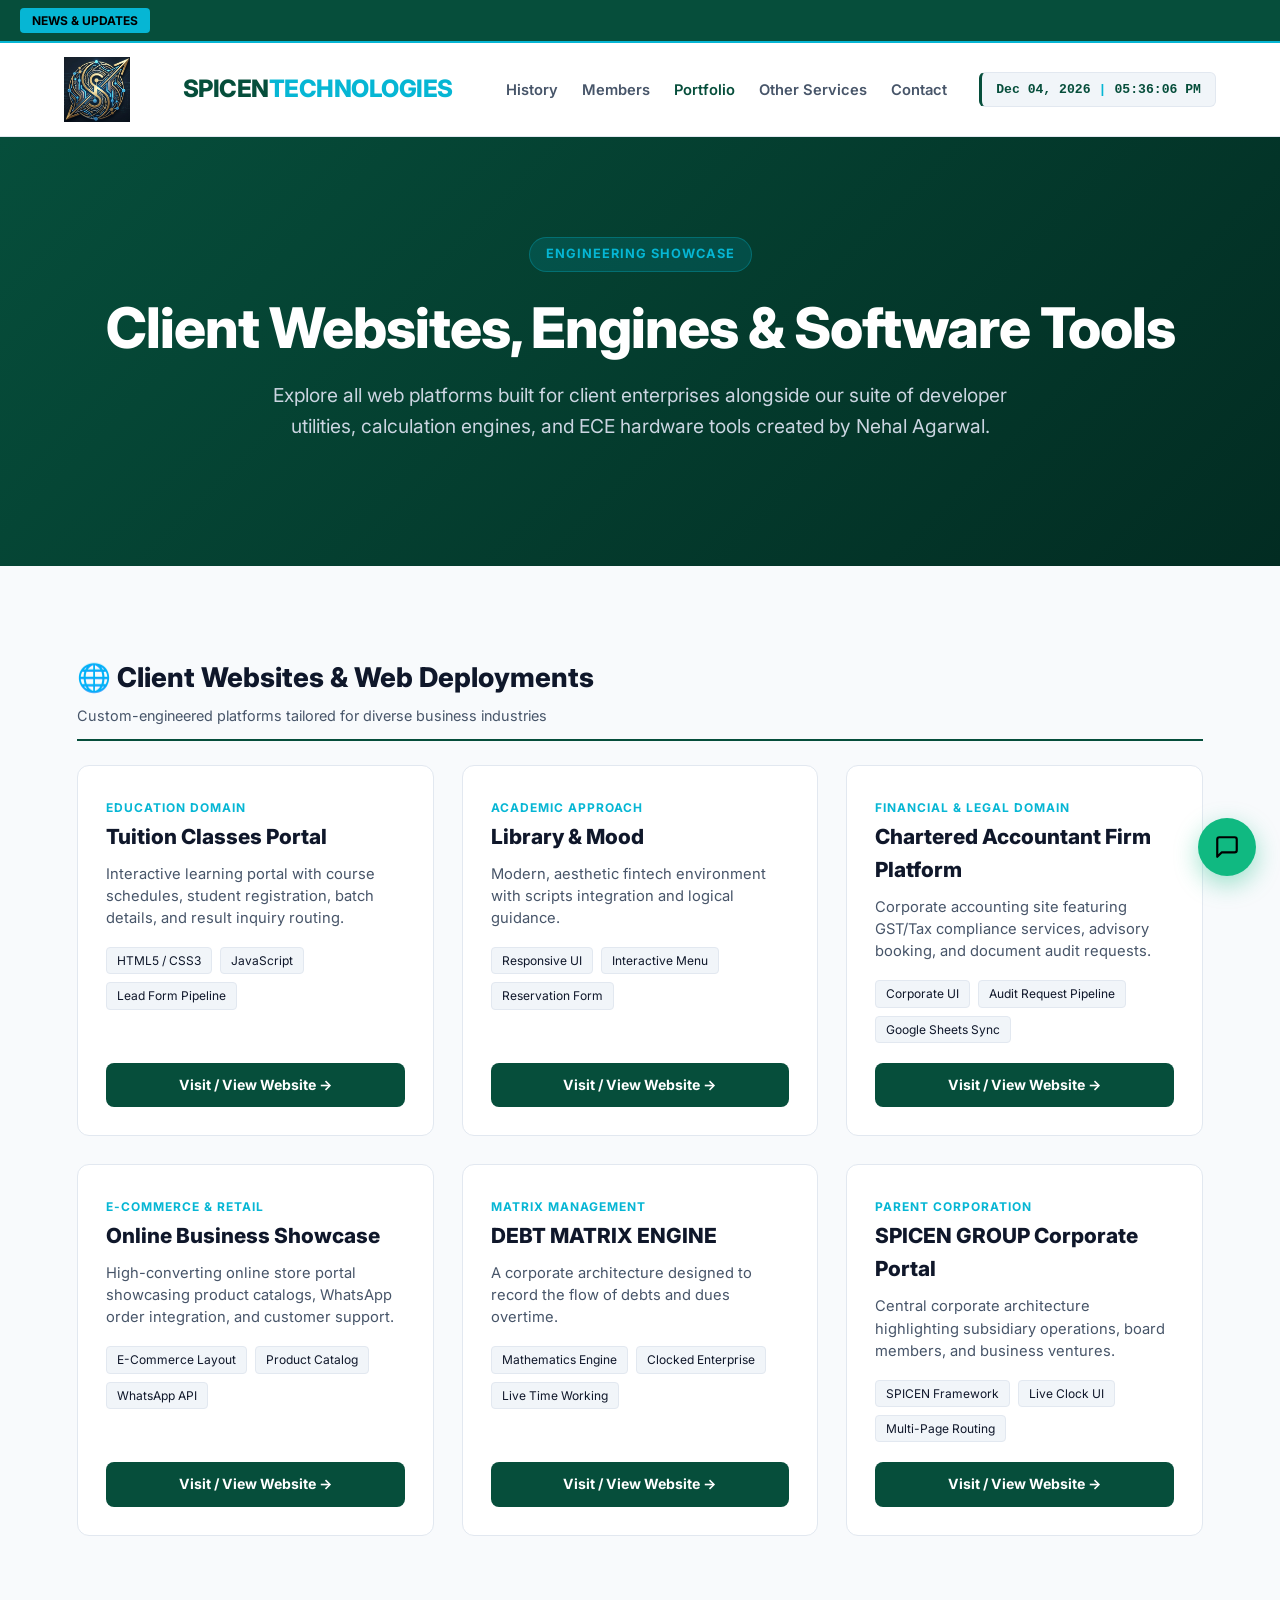
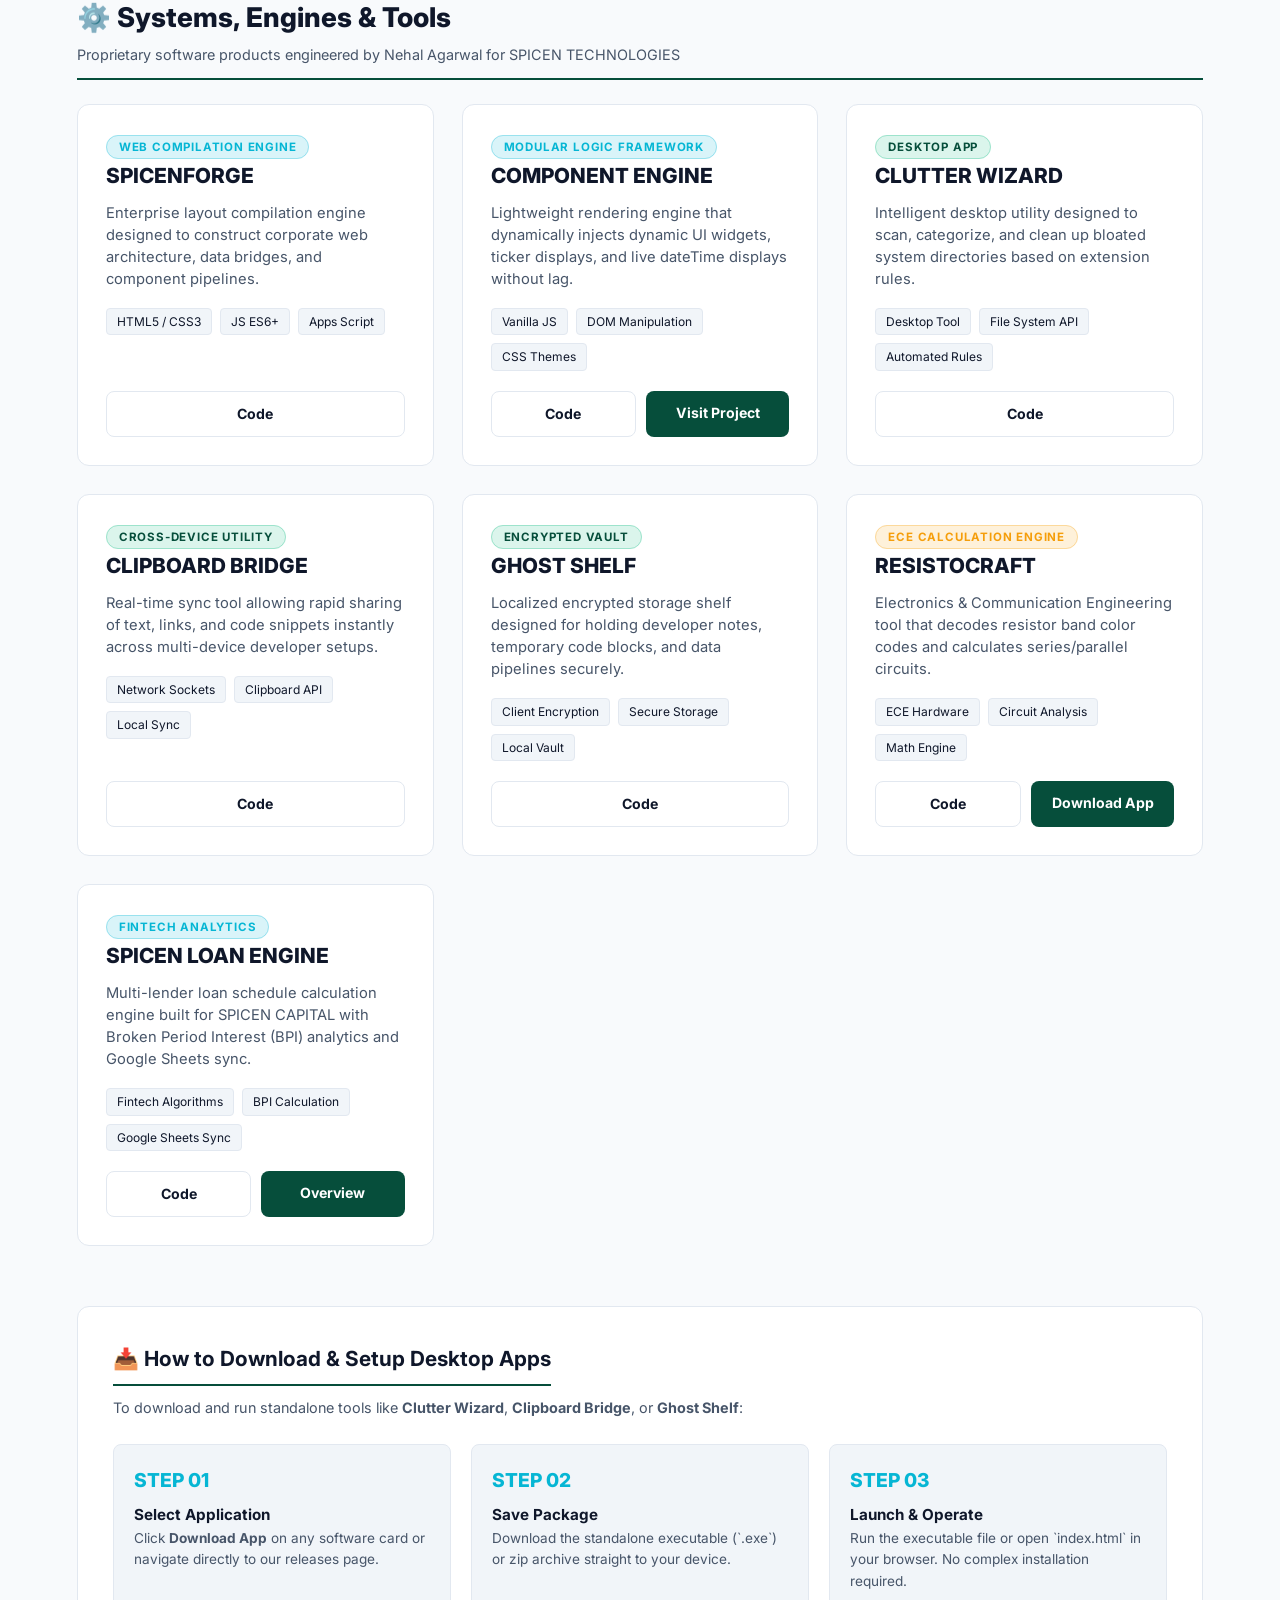
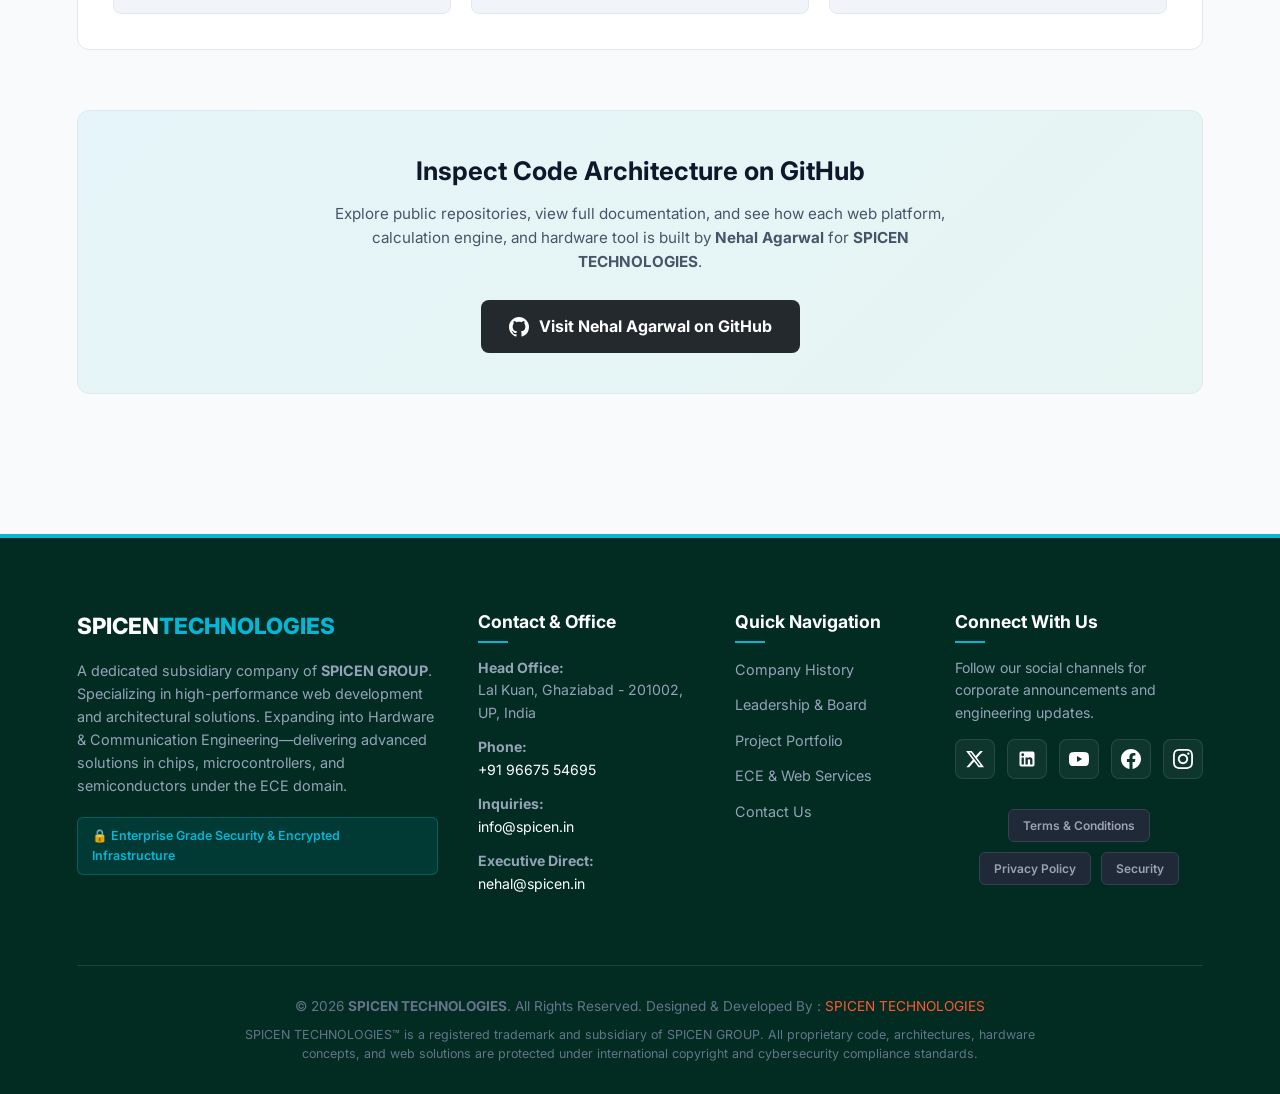
<file: portfolio.html>
<!DOCTYPE html>
<html lang="en">
<head>
  <meta charset="UTF-8">
  <meta name="viewport" content="width=device-width, initial-scale=1.0">
  <title>Engineering Portfolio & Client Websites | SPICEN TECHNOLOGIES</title>
  <link rel="stylesheet" href="styles.css">
  <link rel="preconnect" href="https://fonts.googleapis.com">
  <link rel="preconnect" href="https://fonts.gstatic.com" crossorigin>
  <link href="https://fonts.googleapis.com/css2?family=Inter:wght@400;500;600;700;800&display=swap" rel="stylesheet">
  <style>
    /* Shelf & Grid Styles */
    .shelf-container {
      margin-bottom: 60px;
    }

    .shelf-header {
      border-bottom: 2px solid var(--primary-emerald);
      padding-bottom: 12px;
      margin-bottom: 24px;
      display: flex;
      justify-content: space-between;
      align-items: flex-end;
    }

    .shelf-header h2 {
      font-size: 1.7rem;
      font-weight: 800;
      color: var(--text-primary);
      margin: 0;
    }

    .shelf-header p {
      font-size: 0.9rem;
      color: var(--text-secondary);
      margin: 4px 0 0 0;
    }

    /* Cards Grid */
    .projects-grid {
      display: grid;
      grid-template-columns: repeat(auto-fit, minmax(310px, 1fr));
      gap: 28px;
    }

    .project-card {
      background: var(--bg-card);
      border: 1px solid var(--border-color);
      border-radius: 12px;
      padding: 28px;
      display: flex;
      flex-direction: column;
      justify-content: space-between;
      transition: transform 0.2s ease, border-color 0.2s ease, box-shadow 0.2s ease;
      position: relative;
    }

    .project-card:hover {
      transform: translateY(-4px);
      border-color: var(--primary-emerald);
      box-shadow: 0 10px 25px rgba(0, 0, 0, 0.25);
    }

    .client-tag {
      font-size: 0.75rem;
      font-weight: 700;
      text-transform: uppercase;
      letter-spacing: 1px;
      color: var(--accent-cyan);
      margin-bottom: 6px;
    }

    .card-title {
      font-size: 1.3rem;
      font-weight: 800;
      color: var(--text-primary);
      margin-bottom: 10px;
    }

    .one-liner {
      font-size: 0.92rem;
      color: var(--text-secondary);
      line-height: 1.5;
      margin-bottom: 18px;
    }

    .tech-tags {
      display: flex;
      flex-wrap: wrap;
      gap: 8px;
      margin-bottom: 20px;
    }

    .tech-tag {
      font-size: 0.75rem;
      background: var(--bg-subtle);
      border: 1px solid var(--border-color);
      padding: 3px 10px;
      border-radius: 4px;
      color: var(--text-primary);
    }

    /* Badges for Tools/Engines */
    .project-badge {
      align-self: flex-start;
      font-size: 0.72rem;
      font-weight: 700;
      text-transform: uppercase;
      letter-spacing: 0.8px;
      padding: 4px 12px;
      border-radius: 20px;
      margin-bottom: 14px;
    }

    .badge-engine {
      background: rgba(6, 182, 212, 0.15);
      color: var(--accent-cyan);
      border: 1px solid rgba(6, 182, 212, 0.3);
    }

    .badge-app {
      background: rgba(16, 185, 129, 0.15);
      color: var(--primary-emerald);
      border: 1px solid rgba(16, 185, 129, 0.3);
    }

    .badge-ece {
      background: rgba(245, 158, 11, 0.15);
      color: #f59e0b;
      border: 1px solid rgba(245, 158, 11, 0.3);
    }

    /* Action Buttons */
    .project-actions {
      display: flex;
      gap: 10px;
      margin-top: auto;
    }

    .action-btn {
      flex: 1;
      text-align: center;
      padding: 11px 16px;
      border-radius: 8px;
      font-size: 0.88rem;
      font-weight: 700;
      text-decoration: none;
      transition: background 0.2s ease, transform 0.1s ease;
    }

    .btn-primary {
      background: var(--primary-emerald);
      color: #ffffff;
    }

    .btn-primary:hover {
      background: #059669;
      transform: translateY(-1px);
    }

    .btn-outline {
      background: transparent;
      border: 1px solid var(--border-color);
      color: var(--text-primary);
    }

    .btn-outline:hover {
      border-color: var(--accent-cyan);
      color: var(--accent-cyan);
    }

    /* Download Guide Box */
    .guide-box {
      background: var(--bg-card);
      border: 1px solid var(--border-color);
      border-radius: 12px;
      padding: 35px;
      margin-bottom: 60px;
    }

    .guide-steps {
      display: grid;
      grid-template-columns: repeat(auto-fit, minmax(220px, 1fr));
      gap: 20px;
      margin-top: 25px;
    }

    .step-card {
      background: var(--bg-subtle);
      border: 1px solid var(--border-color);
      padding: 20px;
      border-radius: 8px;
    }

    .step-num {
      font-size: 1.2rem;
      font-weight: 800;
      color: var(--accent-cyan);
      margin-bottom: 8px;
    }

    /* GitHub Hub */
    .github-hub {
      background: linear-gradient(135deg, rgba(6, 182, 212, 0.08), rgba(16, 185, 129, 0.08));
      border: 1px solid var(--border-color);
      border-radius: 12px;
      padding: 40px;
      text-align: center;
      margin-bottom: 50px;
    }

    .github-btn {
      display: inline-flex;
      align-items: center;
      gap: 10px;
      background: #24292e;
      color: #ffffff;
      padding: 14px 28px;
      border-radius: 8px;
      font-weight: 700;
      text-decoration: none;
      transition: background 0.2s ease, transform 0.1s ease;
    }

    .github-btn:hover {
      background: #000000;
      transform: translateY(-2px);
    }
  </style>
</head>
<body>

  <!-- Top Moving Ticker Bar -->
  <div class="top-ticker">
    <div class="ticker-label">News & Updates</div>
    <div class="ticker-content">
      <span>🚀 Official website launched at spicen.in</span>
      <span>🏛️ SPICEN TECHNOLOGIES operates as a dedicated technology subsidiary under SPICEN GROUP.</span>
      <span>💡 Building scalable software platforms, custom dashboards, and ECE hardware solutions.</span>
    </div>
  </div>

  <!-- Main Navigation Header -->
  <header class="navbar">
    <a href="index.html" class="brand-logo">
    <img src="logo.png" alt="" class="brand-logo-img">
    <a href="index.html" class="brand-logo">SPICEN<span>TECHNOLOGIES</span></a>
    
    <div class="nav-container">
      <nav>
        <ul class="nav-links">
          <li><a href="history.html">History</a></li>
          <li><a href="members.html">Members</a></li>
          <li><a href="portfolio.html" class="active">Portfolio</a></li>
          <li><a href="services.html">Other Services</a></li>
          <li><a href="contact.html">Contact</a></li>
        </ul>
      </nav>

      <div id="live-datetime" class="header-datetime">
        <span id="live-date">-- --- ----</span>
        <span class="datetime-divider">|</span>
        <span id="live-time">00:00:00 AM</span>
      </div>
    </div>
  </header>

  <!-- Hero Section -->
  <section class="hero">
    <span class="hero-badge">Engineering Showcase</span>
    <h1 class="hero-title">Client Websites, Engines & Software Tools</h1>
    <p class="hero-subtitle">
      Explore all web platforms built for client enterprises alongside our suite of developer utilities, calculation engines, and ECE hardware tools created by Nehal Agarwal.
    </p>
  </section>

  <section class="section">
    <div style="max-width: 1150px; margin: 0 auto;">

      <!-- SECTION 1: CLIENT WEBSITES SHOWCASE -->
      <div class="shelf-container">
        <div class="shelf-header">
          <div>
            <h2>🌐 Client Websites & Web Deployments</h2>
            <p>Custom-engineered platforms tailored for diverse business industries</p>
          </div>
        </div>

        <div class="projects-grid">
          
          <!-- Client Site 1: Tuition Classes -->
          <div class="project-card">
            <div>
              <span class="client-tag">Education Domain</span>
              <h3 class="card-title">Tuition Classes Portal</h3>
              <p class="one-liner">Interactive learning portal with course schedules, student registration, batch details, and result inquiry routing.</p>
              <div class="tech-tags">
                <span class="tech-tag">HTML5 / CSS3</span>
                <span class="tech-tag">JavaScript</span>
                <span class="tech-tag">Lead Form Pipeline</span>
              </div>
            </div>
            <div class="project-actions">
              <a href="https://nehalagarwal4695.github.io/rajivclasses" class="action-btn btn-primary">Visit / View Website &rarr;</a>
            </div>
          </div>

          <!-- Client Site 2: Cafe & Bistro -->
          <div class="project-card">
            <div>
              <span class="client-tag">Academic Approach</span>
              <h3 class="card-title">Library & Mood</h3>
              <p class="one-liner">Modern, aesthetic fintech environment with scripts integration and logical guidance.</p>
              <div class="tech-tags">
                <span class="tech-tag">Responsive UI</span>
                <span class="tech-tag">Interactive Menu</span>
                <span class="tech-tag">Reservation Form</span>
              </div>
            </div>
            <div class="project-actions">
              <a href="https://nehalagarwal4695.github.io/goswamilibrary" class="action-btn btn-primary">Visit / View Website &rarr;</a>
            </div>
          </div>

          <!-- Client Site 3: CA Company -->
          <div class="project-card">
            <div>
              <span class="client-tag">Financial & Legal Domain</span>
              <h3 class="card-title">Chartered Accountant Firm Platform</h3>
              <p class="one-liner">Corporate accounting site featuring GST/Tax compliance services, advisory booking, and document audit requests.</p>
              <div class="tech-tags">
                <span class="tech-tag">Corporate UI</span>
                <span class="tech-tag">Audit Request Pipeline</span>
                <span class="tech-tag">Google Sheets Sync</span>
              </div>
            </div>
            <div class="project-actions">
              <a href="https://nehalagarwal4695.github.io/cagupta" class="action-btn btn-primary">Visit / View Website &rarr;</a>
            </div>
          </div>

          <!-- Client Site 4: Online Business / E-Commerce -->
          <div class="project-card">
            <div>
              <span class="client-tag">E-Commerce & Retail</span>
              <h3 class="card-title">Online Business Showcase</h3>
              <p class="one-liner">High-converting online store portal showcasing product catalogs, WhatsApp order integration, and customer support.</p>
              <div class="tech-tags">
                <span class="tech-tag">E-Commerce Layout</span>
                <span class="tech-tag">Product Catalog</span>
                <span class="tech-tag">WhatsApp API</span>
              </div>
            </div>
            <div class="project-actions">
              <a href="https://nehalagarwal4695.github.io/moonlight-market" class="action-btn btn-primary">Visit / View Website &rarr;</a>
            </div>
          </div>

          <!-- Corporate Group Platform -->
          <div class="project-card">
            <div>
              <span class="client-tag">MATRIX MANAGEMENT</span>
              <h3 class="card-title">DEBT MATRIX ENGINE</h3>
              <p class="one-liner">A corporate architecture designed to record the flow of debts and dues overtime.</p>
              <div class="tech-tags">
                <span class="tech-tag">Mathematics Engine</span>
                <span class="tech-tag">Clocked Enterprise</span>
                <span class="tech-tag">Live Time Working</span>
              </div>
            </div>
            <div class="project-actions">
              <a href="https://nehalagarwal4695.github.io/afl" class="action-btn btn-primary">Visit / View Website &rarr;</a>
            </div>
          </div>


          <!-- Corporate Group Platform -->
          <div class="project-card">
            <div>
              <span class="client-tag">Parent Corporation</span>
              <h3 class="card-title">SPICEN GROUP Corporate Portal</h3>
              <p class="one-liner">Central corporate architecture highlighting subsidiary operations, board members, and business ventures.</p>
              <div class="tech-tags">
                <span class="tech-tag">SPICEN Framework</span>
                <span class="tech-tag">Live Clock UI</span>
                <span class="tech-tag">Multi-Page Routing</span>
              </div>
            </div>
            <div class="project-actions">
              <a href="index.html" class="action-btn btn-primary">Visit / View Website &rarr;</a>
            </div>
          </div>

        </div>
      </div>


      <!-- SECTION 2: PROPRIETARY TOOLS & ENGINES SHOWCASE -->
      <div class="shelf-container">
        <div class="shelf-header">
          <div>
            <h2>⚙️ Systems, Engines & Tools</h2>
            <p>Proprietary software products engineered by Nehal Agarwal for SPICEN TECHNOLOGIES</p>
          </div>
        </div>

        <div class="projects-grid">

          <!-- Tool 1: SPICENFORGE -->
          <div class="project-card">
            <div>
              <span class="project-badge badge-engine">Web Compilation Engine</span>
              <h3 class="card-title">SPICENFORGE</h3>
              <p class="one-liner">Enterprise layout compilation engine designed to construct corporate web architecture, data bridges, and component pipelines.</p>
              <div class="tech-tags">
                <span class="tech-tag">HTML5 / CSS3</span>
                <span class="tech-tag">JS ES6+</span>
                <span class="tech-tag">Apps Script</span>
              </div>
            </div>
            <div class="project-actions">
              <a href="https://github.com/nehalagarwal4695/spicenforge" target="_blank" rel="noopener noreferrer" class="action-btn btn-outline">Code</a>
            </div>
          </div>

          <!-- Tool 2: COMPONENT ENGINE -->
          <div class="project-card">
            <div>
              <span class="project-badge badge-engine">Modular Logic Framework</span>
              <h3 class="card-title">COMPONENT ENGINE</h3>
              <p class="one-liner">Lightweight rendering engine that dynamically injects dynamic UI widgets, ticker displays, and live dateTime displays without lag.</p>
              <div class="tech-tags">
                <span class="tech-tag">Vanilla JS</span>
                <span class="tech-tag">DOM Manipulation</span>
                <span class="tech-tag">CSS Themes</span>
              </div>
            </div>
            <div class="project-actions">
              <a href="https://github.com/nehalagarwal4695/Componentguru" target="_blank" rel="noopener noreferrer" class="action-btn btn-outline">Code</a>
              <a href="https://Componentguru.streamlit.app" class="action-btn btn-primary">Visit Project</a>
            </div>
          </div>

          <!-- Tool 3: CLUTTER WIZARD -->
          <div class="project-card">
            <div>
              <span class="project-badge badge-app">Desktop App</span>
              <h3 class="card-title">CLUTTER WIZARD</h3>
              <p class="one-liner">Intelligent desktop utility designed to scan, categorize, and clean up bloated system directories based on extension rules.</p>
              <div class="tech-tags">
                <span class="tech-tag">Desktop Tool</span>
                <span class="tech-tag">File System API</span>
                <span class="tech-tag">Automated Rules</span>
              </div>
            </div>
            <div class="project-actions">
              <a href="https://github.com/nehalagarwal4695/clutterwizard" target="_blank" rel="noopener noreferrer" class="action-btn btn-outline">Code</a>
            </div>
          </div>

          <!-- Tool 4: CLIPBOARD BRIDGE -->
          <div class="project-card">
            <div>
              <span class="project-badge badge-app">Cross-Device Utility</span>
              <h3 class="card-title">CLIPBOARD BRIDGE</h3>
              <p class="one-liner">Real-time sync tool allowing rapid sharing of text, links, and code snippets instantly across multi-device developer setups.</p>
              <div class="tech-tags">
                <span class="tech-tag">Network Sockets</span>
                <span class="tech-tag">Clipboard API</span>
                <span class="tech-tag">Local Sync</span>
              </div>
            </div>
            <div class="project-actions">
              <a href="https://github.com/nehalagarwal4695/clipboardbridge" target="_blank" rel="noopener noreferrer" class="action-btn btn-outline">Code</a>
            </div>
          </div>

          <!-- Tool 5: GHOST SHELF -->
          <div class="project-card">
            <div>
              <span class="project-badge badge-app">Encrypted Vault</span>
              <h3 class="card-title">GHOST SHELF</h3>
              <p class="one-liner">Localized encrypted storage shelf designed for holding developer notes, temporary code blocks, and data pipelines securely.</p>
              <div class="tech-tags">
                <span class="tech-tag">Client Encryption</span>
                <span class="tech-tag">Secure Storage</span>
                <span class="tech-tag">Local Vault</span>
              </div>
            </div>
            <div class="project-actions">
              <a href="https://github.com/nehalagarwal4695/ghost_shelf" target="_blank" rel="noopener noreferrer" class="action-btn btn-outline">Code</a>
            </div>
          </div>

          <!-- Tool 6: RESISTOCRAFT -->
          <div class="project-card">
            <div>
              <span class="project-badge badge-ece">ECE Calculation Engine</span>
              <h3 class="card-title">RESISTOCRAFT</h3>
              <p class="one-liner">Electronics & Communication Engineering tool that decodes resistor band color codes and calculates series/parallel circuits.</p>
              <div class="tech-tags">
                <span class="tech-tag">ECE Hardware</span>
                <span class="tech-tag">Circuit Analysis</span>
                <span class="tech-tag">Math Engine</span>
              </div>
            </div>
            <div class="project-actions">
              <a href="https://github.com/nehalagarwal4695/resistocraft" target="_blank" rel="noopener noreferrer" class="action-btn btn-outline">Code</a>
              <a href="https://github.com/nehalagarwal4695/resistocraft/releases/tag/ResistoCraft" class="action-btn btn-primary">Download App</a>
            </div>
          </div>

          <!-- Tool 7: SPICEN LOAN ENGINE -->
          <div class="project-card">
            <div>
              <span class="project-badge badge-engine">Fintech Analytics</span>
              <h3 class="card-title">SPICEN LOAN ENGINE</h3>
              <p class="one-liner">Multi-lender loan schedule calculation engine built for SPICEN CAPITAL with Broken Period Interest (BPI) analytics and Google Sheets sync.</p>
              <div class="tech-tags">
                <span class="tech-tag">Fintech Algorithms</span>
                <span class="tech-tag">BPI Calculation</span>
                <span class="tech-tag">Google Sheets Sync</span>
              </div>
            </div>
            <div class="project-actions">
              <a href="https://github.com/nehalagarwal4695/afl" target="_blank" rel="noopener noreferrer" class="action-btn btn-outline">Code</a>
              <a href="https://nehalagarwal4695.github.io/afl" class="action-btn btn-primary">Overview</a>
            </div>
          </div>

        </div>
      </div>


      <!-- SECTION 3: MINI DOWNLOAD GUIDE -->
      <div id="download-guide" class="guide-box">
        <h3 style="font-size: 1.3rem; color: var(--text-primary); border-bottom: 2px solid var(--primary-emerald); padding-bottom: 8px; display: inline-block;">
          📥 How to Download & Setup Desktop Apps
        </h3>
        <p style="font-size: 0.9rem; color: var(--text-secondary); margin-top: 10px;">
          To download and run standalone tools like <strong>Clutter Wizard</strong>, <strong>Clipboard Bridge</strong>, or <strong>Ghost Shelf</strong>:
        </p>

        <div class="guide-steps">
          <div class="step-card">
            <div class="step-num">STEP 01</div>
            <h4 style="color: var(--text-primary); font-size: 0.95rem;">Select Application</h4>
            <p style="font-size: 0.85rem; color: var(--text-secondary);">Click <strong>Download App</strong> on any software card or navigate directly to our releases page.</p>
          </div>

          <div class="step-card">
            <div class="step-num">STEP 02</div>
            <h4 style="color: var(--text-primary); font-size: 0.95rem;">Save Package</h4>
            <p style="font-size: 0.85rem; color: var(--text-secondary);">Download the standalone executable (`.exe`) or zip archive straight to your device.</p>
          </div>

          <div class="step-card">
            <div class="step-num">STEP 03</div>
            <h4 style="color: var(--text-primary); font-size: 0.95rem;">Launch & Operate</h4>
            <p style="font-size: 0.85rem; color: var(--text-secondary);">Run the executable file or open `index.html` in your browser. No complex installation required.</p>
          </div>
        </div>
      </div>


      <!-- SECTION 4: GITHUB DIRECT CONNECT HUB -->
      <div id="github-connect" class="github-hub">
        <h3 style="color: var(--text-primary); font-size: 1.6rem; margin-bottom: 10px;">Inspect Code Architecture on GitHub</h3>
        <p style="color: var(--text-secondary); font-size: 0.95rem; max-width: 650px; margin: 0 auto 25px;">
          Explore public repositories, view full documentation, and see how each web platform, calculation engine, and hardware tool is built by <strong>Nehal Agarwal</strong> for <strong>SPICEN TECHNOLOGIES</strong>.
        </p>

        <a href="https://github.com/nehalagarwal4695" target="_blank" rel="noopener noreferrer" class="github-btn">
          <svg viewBox="0 0 24 24" width="20" height="20" fill="currentColor"><path d="M12 0C5.37 0 0 5.37 0 12c0 5.31 3.435 9.795 8.205 11.385.6.105.825-.255.825-.57 0-.285-.015-1.23-.015-2.235-3.015.555-3.795-.735-4.035-1.41-.135-.345-.72-1.41-1.23-1.695-.42-.225-1.02-.78-.015-.795.945-.015 1.62.87 1.845 1.23 1.08 1.815 2.805 1.305 3.495.99.105-.78.42-1.305.765-1.605-2.67-.3-5.46-1.335-5.46-5.925 0-1.305.465-2.385 1.23-3.225-.12-.3-.54-1.53.12-3.18 0 0 1.005-.315 3.3 1.23.96-.27 1.98-.405 3-.405s2.04.135 3 .405c2.295-1.56 3.3-1.23 3.3-1.23.66 1.65.24 2.88.12 3.18.765.84 1.23 1.905 1.23 3.225 0 4.605-2.805 5.625-5.475 5.925.435.375.81 1.095.81 2.22 0 1.605-.015 2.895-.015 3.3 0 .315.225.69.825.57A12.02 12.02 0 0024 12c0-6.63-5.37-12-12-12z"/></svg>
          <span>Visit Nehal Agarwal on GitHub</span>
        </a>
      </div>

    </div>
  </section>

  <!-- Footer -->
  <footer class="footer">
    <div class="footer-top">
      <div class="footer-col brand-col">
        <div class="footer-logo">SPICEN<span>TECHNOLOGIES</span></div>
        <p class="footer-desc">
          A dedicated subsidiary company of <strong>SPICEN GROUP</strong>. Specializing in high-performance web development and architectural solutions. Expanding into Hardware & Communication Engineering—delivering advanced solutions in chips, microcontrollers, and semiconductors under the ECE domain.
        </p>
        <div class="security-badge">
          <span>🔒 Enterprise Grade Security & Encrypted Infrastructure</span>
        </div>
      </div>

      <div class="footer-col">
        <h4>Contact & Office</h4>
        <ul class="contact-list">
          <li><strong>Head Office:</strong><br>Lal Kuan, Ghaziabad - 201002, UP, India</li>
          <li><strong>Phone:</strong><br><a href="tel:+919667554695">+91 96675 54695</a></li>
          <li><strong>Inquiries:</strong><br><a href="mailto:info@spicen.in">info@spicen.in</a></li>          
          <li><strong>Executive Direct:</strong><br><a href="mailto:nehal@spicen.in">nehal@spicen.in</a></li>
        </ul>
      </div>

      <div class="footer-col">
        <h4>Quick Navigation</h4>
        <ul class="footer-links">
          <li><a href="history.html">Company History</a></li>
          <li><a href="members.html">Leadership & Board</a></li>
          <li><a href="portfolio.html">Project Portfolio</a></li>
          <li><a href="services.html">ECE & Web Services</a></li>
          <li><a href="contact.html">Contact Us</a></li>
        </ul>
      </div>

      <!-- Social Media Networks -->
      <div class="footer-col">
        <h4>Connect With Us</h4>
        <p class="social-text">Follow our social channels for corporate announcements and engineering updates.</p>
        <div class="social-icons">
          <!-- Twitter / X -->
          <a href="#" target="_blank" rel="noopener noreferrer" aria-label="Twitter">
            <svg viewBox="0 0 24 24" fill="currentColor"><path d="M18.244 2.25h3.308l-7.227 8.26 8.502 11.24H16.17l-5.214-6.817L4.99 21.75H1.68l7.73-8.835L1.254 2.25H8.08l4.713 6.231zm-1.161 17.52h1.833L7.084 4.126H5.117z"/></svg>
          </a>
          <!-- LinkedIn -->
          <a href="#" target="_blank" rel="noopener noreferrer" aria-label="LinkedIn">
            <svg viewBox="0 0 24 24" fill="currentColor"><path d="M19 3a2 2 0 0 1 2 2v14a2 2 0 0 1-2 2H5a2 2 0 0 1-2-2V5a2 2 0 0 1 2-2h14m-.5 15.5v-5.3a3.26 3.26 0 0 0-3.26-3.26c-.85 0-1.84.52-2.28 1.3v-1.11h-2.79v8.37h2.79v-4.93c0-.77.62-1.4 1.39-1.4a1.4 1.4 0 0 1 1.4 1.4v4.93h2.75M6.88 8.56a1.68 1.68 0 0 0 1.68-1.68c0-.93-.75-1.69-1.68-1.69a1.69 1.69 0 0 0-1.69 1.69c0 .93.76 1.68 1.69 1.68m1.39 9.94v-8.37H5.5v8.37h2.77z"/></svg>
          </a>
          <!-- YouTube -->
          <a href="#" target="_blank" rel="noopener noreferrer" aria-label="YouTube">
            <svg viewBox="0 0 24 24" fill="currentColor"><path d="M23.498 6.186a3.016 3.016 0 0 0-2.122-2.136C19.505 3.5 12 3.5 12 3.5s-7.505 0-9.377.55a3.016 3.016 0 0 0-2.122 2.136C0 8.07 0 12 0 12s0 3.93.502 5.814a3.016 3.016 0 0 0 2.122 2.136c1.871.55 9.376.55 9.376.55s7.505 0 9.377-.55a3.016 3.016 0 0 0 2.122-2.136C24 15.93 24 12 24 12s0-3.93-.502-5.814zM9.545 15.568V8.432L15.818 12l-6.273 3.568z"/></svg>
          </a>
          <!-- Facebook -->
          <a href="#" target="_blank" rel="noopener noreferrer" aria-label="Facebook">
            <svg viewBox="0 0 24 24" fill="currentColor"><path d="M24 12.073c0-6.627-5.373-12-12-12s-12 5.373-12 12c0 5.99 4.388 10.954 10.125 11.854v-8.385H7.078v-3.47h3.047V9.43c0-3.007 1.792-4.669 4.533-4.669 1.312 0 2.686.235 2.686.235v2.953H15.83c-1.491 0-1.956.925-1.956 1.874v2.25h3.328l-.532 3.47h-2.796v8.385C19.612 23.027 24 18.062 24 12.073z"/></svg>
          </a>
          <!-- Instagram -->
          <a href="#" target="_blank" rel="noopener noreferrer" aria-label="Instagram">
            <svg viewBox="0 0 24 24" fill="currentColor"><path d="M12 2.163c3.204 0 3.584.012 4.85.07 3.252.148 4.771 1.691 4.919 4.919.058 1.265.069 1.645.069 4.849 0 3.205-.012 3.584-.069 4.849-.149 3.225-1.664 4.771-4.919 4.919-1.266.058-1.644.07-4.85.07-3.204 0-3.584-.012-4.849-.07-3.26-.149-4.771-1.699-4.919-4.92-.058-1.265-.07-1.644-.07-4.849 0-3.204.013-3.583.07-4.849.149-3.227 1.664-4.771 4.919-4.919 1.266-.057 1.645-.069 4.849-.069zm0-2.163c-3.259 0-3.667.014-4.947.072-4.358.2-6.78 2.618-6.98 6.98-.059 1.281-.073 1.689-.073 4.948 0 3.259.014 3.668.072 4.948.2 4.358 2.618 6.78 6.98 6.98 1.281.058 1.689.072 4.948.072 3.259 0 3.668-.014 4.948-.072 4.354-.2 6.782-2.618 6.979-6.98.059-1.28.073-1.689.073-4.948 0-3.259-.014-3.667-.072-4.947-.196-4.354-2.617-6.78-6.979-6.98-1.281-.059-1.69-.073-4.949-.073zm0 5.838c-3.403 0-6.162 2.759-6.162 6.162s2.759 6.163 6.162 6.163 6.162-2.759 6.162-6.163c0-3.403-2.759-6.162-6.162-6.162zm0 10.162c-2.209 0-4-1.79-4-4 0-2.209 1.791-4 4-4s4 1.791 4 4c0 2.21-1.791 4-4 4zm6.406-11.845c-.796 0-1.441.645-1.441 1.44s.645 1.44 1.441 1.44c.795 0 1.439-.645 1.439-1.44s-.644-1.44-1.439-1.44z"/></svg>
          </a>
        </div>
        <div style="display: flex; justify-content: center; align-items: center; gap: 10px; flex-wrap: wrap; margin: 30px 0;">
  <a href="terms.html" style="display: inline-block; padding: 6px 14px; font-size: 0.75rem; font-weight: 600; color: #9ca3af; background: #1f2937; border: 1px solid #374151; border-radius: 6px; text-decoration: none; transition: 0.2s;" onmouseover="this.style.color='#10b981'; this.style.borderColor='#10b981'" onmouseout="this.style.color='#9ca3af'; this.style.borderColor='#374151'">Terms & Conditions</a>
  <a href="privacy.html" style="display: inline-block; padding: 6px 14px; font-size: 0.75rem; font-weight: 600; color: #9ca3af; background: #1f2937; border: 1px solid #374151; border-radius: 6px; text-decoration: none; transition: 0.2s;" onmouseover="this.style.color='#10b981'; this.style.borderColor='#10b981'" onmouseout="this.style.color='#9ca3af'; this.style.borderColor='#374151'">Privacy Policy</a>
  <a href="security.html" style="display: inline-block; padding: 6px 14px; font-size: 0.75rem; font-weight: 600; color: #9ca3af; background: #1f2937; border: 1px solid #374151; border-radius: 6px; text-decoration: none; transition: 0.2s;" onmouseover="this.style.color='#10b981'; this.style.borderColor='#10b981'" onmouseout="this.style.color='#9ca3af'; this.style.borderColor='#374151'">Security</a>
</div>
      </div>
    </div>

    <!-- Copyright, Trademark, and Legal Section -->
    <div class="footer-bottom">
      <p>&copy; 2026 <strong>SPICEN TECHNOLOGIES</strong>. All Rights Reserved. Designed & Developed By : <a href="https://nehalagarwal4695.github.io/spicentechnologies/" style="text-decoration: none; color: #ff5733">SPICEN TECHNOLOGIES</a></p>
      <p class="legal-notice">
        SPICEN TECHNOLOGIES™ is a registered trademark and subsidiary of SPICEN GROUP. All proprietary code, architectures, hardware concepts, and web solutions are protected under international copyright and cybersecurity compliance standards.
      </p>
    </div>
  </footer>

  <!-- Real-Time Date & Time Script -->
  <script>
    function updateDateTime() {
      const now = new Date();
      const dateOptions = { month: 'short', day: '2-digit', year: 'numeric' };
      const timeOptions = { hour: '2-digit', minute: '2-digit', second: '2-digit', hour12: true };
      document.getElementById('live-date').textContent = now.toLocaleDateString('en-US', dateOptions);
      document.getElementById('live-time').textContent = now.toLocaleTimeString('en-US', timeOptions);
    }
    setInterval(updateDateTime, 1000);
    updateDateTime();

    document.addEventListener('DOMContentLoaded', function () {
    const toggleBtn = document.getElementById('spicen-chat-toggle');
    const chatBox = document.getElementById('spicen-chat-box');
    const closeBtn = document.getElementById('spicen-chat-close');
    const chatForm = document.getElementById('spicen-chat-form');
    const chatInput = document.getElementById('spicen-chat-input');
    const chatBody = document.getElementById('spicen-chat-body');

    // Toggle Box Visibility
    toggleBtn.addEventListener('click', () => {
      chatBox.style.display = (chatBox.style.display === 'flex') ? 'none' : 'flex';
      if (chatBox.style.display === 'flex') chatInput.focus();
    });

    closeBtn.addEventListener('click', () => {
      chatBox.style.display = 'none';
    });

    // Form Submission
    chatForm.addEventListener('submit', function (e) {
      e.preventDefault();
      const text = chatInput.value.trim();
      if (!text) return;

      appendMessage(text, 'user-msg');
      chatInput.value = '';

      // Generate Response after a small delay
      setTimeout(() => {
        const reply = getSpicenBotReply(text);
        appendMessage(reply, 'bot-msg');
      }, 400);
    });
  });

  function sendQuickPrompt(text) {
    document.getElementById('spicen-chat-input').value = text;
    document.getElementById('spicen-chat-form').dispatchEvent(new Event('submit'));
  }

  function appendMessage(text, className) {
    const chatBody = document.getElementById('spicen-chat-body');
    const msgDiv = document.createElement('div');
    msgDiv.className = `chat-msg ${className}`;
    msgDiv.innerHTML = text;
    chatBody.appendChild(msgDiv);
    chatBody.scrollTop = chatBody.scrollHeight;
  }

  // Knowledge Base Engine
  function getSpicenBotReply(query) {
    const q = query.toLowerCase();

    if (q.includes('service') || q.includes('offer') || q.includes('do you do') || q.includes('work')) {
      return "SPICEN TECHNOLOGIES specializes in:<br>• Custom Enterprise Web Development<br>• Financial & Loan Engines<br>• ECE Hardware/Software Integration<br>• Standalone Desktop & Developer Utilities";
    }
    if (q.includes('loan') || q.includes('fmd') || q.includes('calculator') || q.includes('bpi') || q.includes('interest')) {
      return "Our <strong>SPICEN Loan Engine</strong> tracks multi-lender schedules, calculates Broken Period Interest (BPI), and auto-schedules installments starting directly from your entered First Monthly Date (FMD).";
    }
    if (q.includes('who') || q.includes('ceo') || q.includes('owner') || q.includes('founder') || q.includes('leadership')) {
      return "SPICEN TECHNOLOGIES is led by <strong>Nehal Agarwal</strong> (CEO & Director) alongside <strong>Navneet Garg</strong> (Founder & Chairman) under the parent entity <strong>SPICEN GROUP</strong>.";
    }
    if (q.includes('contact') || q.includes('email') || q.includes('phone') || q.includes('reach') || q.includes('address')) {
      return "📧 Email: <a href='mailto:nehal@spicen.in' style='color:#10b981;'>nehal@spicen.in</a><br>📞 Phone: +91 96675 54695<br>📍 Location: Lal Kuan, Ghaziabad, UP, India.";
    }
    if (q.includes('app') || q.includes('desktop') || q.includes('utility') || q.includes('clutter') || q.includes('ghost')) {
      return "We build native desktop utilities like <em>Clutter Wizard</em>, <em>Clipboard Bridge</em>, and <em>Ghost Shelf</em> designed to boost local developer productivity.";
    }
    if (q.includes('security') || q.includes('privacy') || q.includes('terms') || q.includes('safe')) {
      return "We operate under strict data protection protocols with isolated Google Sheets bridges and TLS 1.3 encryption. You can read our <a href='privacy.html' style='color:#10b981;'>Privacy Policy</a> and <a href='security.html' style='color:#10b981;'>Security Architecture</a> pages.";
    }
    if (q.includes('hello') || q.includes('hi') || q.includes('hey') || q.includes('greetings')) {
      return "Hello! How can I help you regarding SPICEN TECHNOLOGIES today?";
    }

    return "Thank you for asking! For custom project quotes or direct assistance, feel free to reach CEO Nehal Agarwal directly at <strong>nehal@spicen.in</strong> or submit a request on our <a href='contact.html' style='color:#10b981;'>Contact Page</a>.";
  }
  </script>

  <!-- SPICEN TECHNOLOGIES Floating AI Chatbot Widget -->
<div id="spicen-chat-widget">
  <!-- Floating Toggle Button -->
  <button id="spicen-chat-toggle" title="Chat with Spicen AI Assistant">
    <svg width="26" height="26" viewBox="0 0 24 24" fill="none" stroke="currentColor" stroke-width="2" stroke-linecap="round" stroke-linejoin="round"><path d="M21 15a2 2 0 0 1-2 2H7l-4 4V5a2 2 0 0 1 2-2h14a2 2 0 0 1 2 2z"></path></svg>
  </button>

  <!-- Chat Window Box -->
  <div id="spicen-chat-box">
    <!-- Header -->
    <div class="spicen-chat-header">
      <div class="spicen-chat-title">
        <div class="spicen-chat-avatar">ST</div>
        <div>
          <h4>Spicen AI Assistant</h4>
          <span>● Online | SPICEN TECH</span>
        </div>
      </div>
      <button id="spicen-chat-close">&times;</button>
    </div>

    <!-- Messages Container -->
    <div id="spicen-chat-body">
      <div class="chat-msg bot-msg">
        Hello! 👋 Welcome to <strong>SPICEN TECHNOLOGIES</strong>. How can I assist you today?
      </div>
      <div class="chat-msg bot-msg">
        Ask me about our web development, financial loan tools, ECE integrations, desktop apps, or company details!
      </div>
    </div>

    <!-- Quick Prompt Chips -->
    <div class="spicen-chat-suggestions">
      <button onclick="sendQuickPrompt('What services does Spicen Tech offer?')">Services</button>
      <button onclick="sendQuickPrompt('Tell me about the Loan Engine')">Loan Engine</button>
      <button onclick="sendQuickPrompt('How do I contact Nehal Agarwal?')">Contact</button>
    </div>

    <!-- Input Form -->
    <form id="spicen-chat-form">
      <input type="text" id="spicen-chat-input" placeholder="Type your question..." autocomplete="off" required />
      <button type="submit" id="spicen-chat-send">
        <svg width="18" height="18" viewBox="0 0 24 24" fill="none" stroke="currentColor" stroke-width="2.5" stroke-linecap="round" stroke-linejoin="round"><line x1="22" y1="2" x2="11" y2="13"></line><polygon points="22 2 15 22 11 13 2 9 22 2"></polygon></svg>
      </button>
    </form>
  </div>
</div>

</body>
</html>
</file>
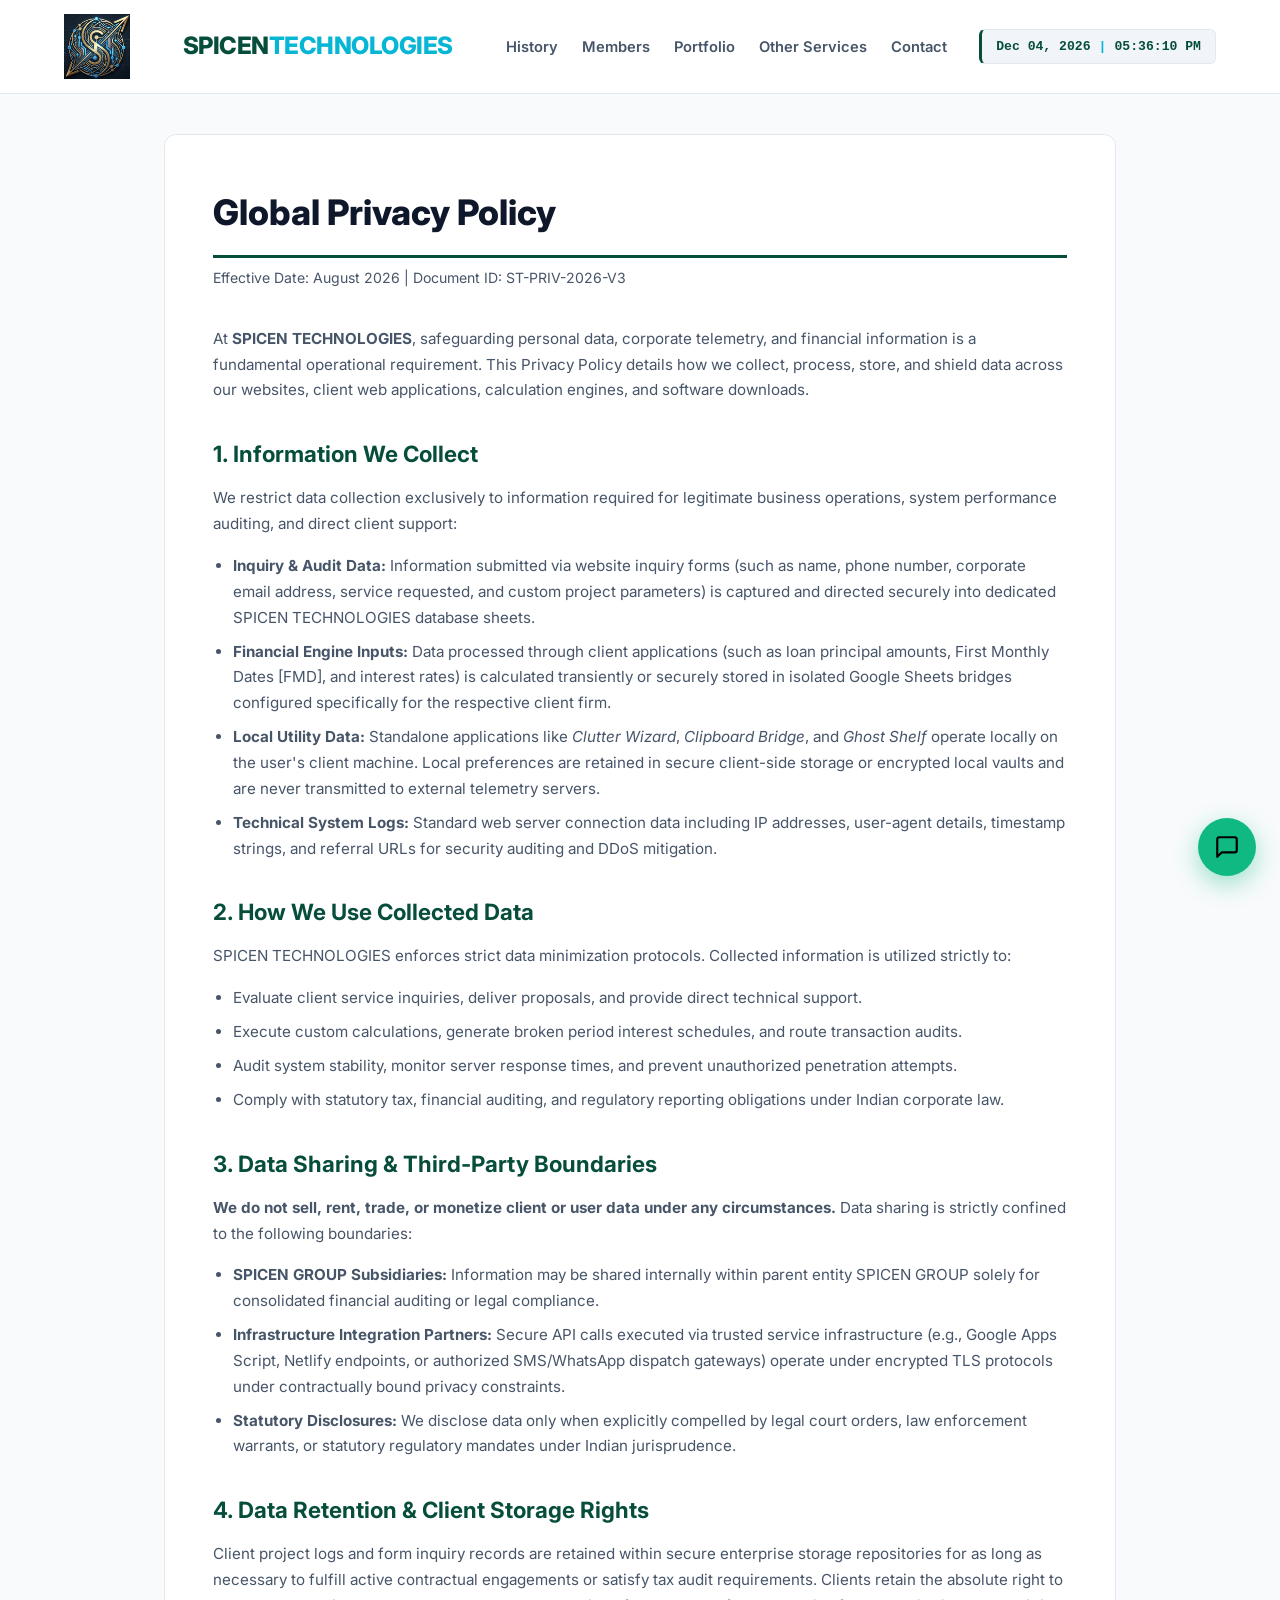
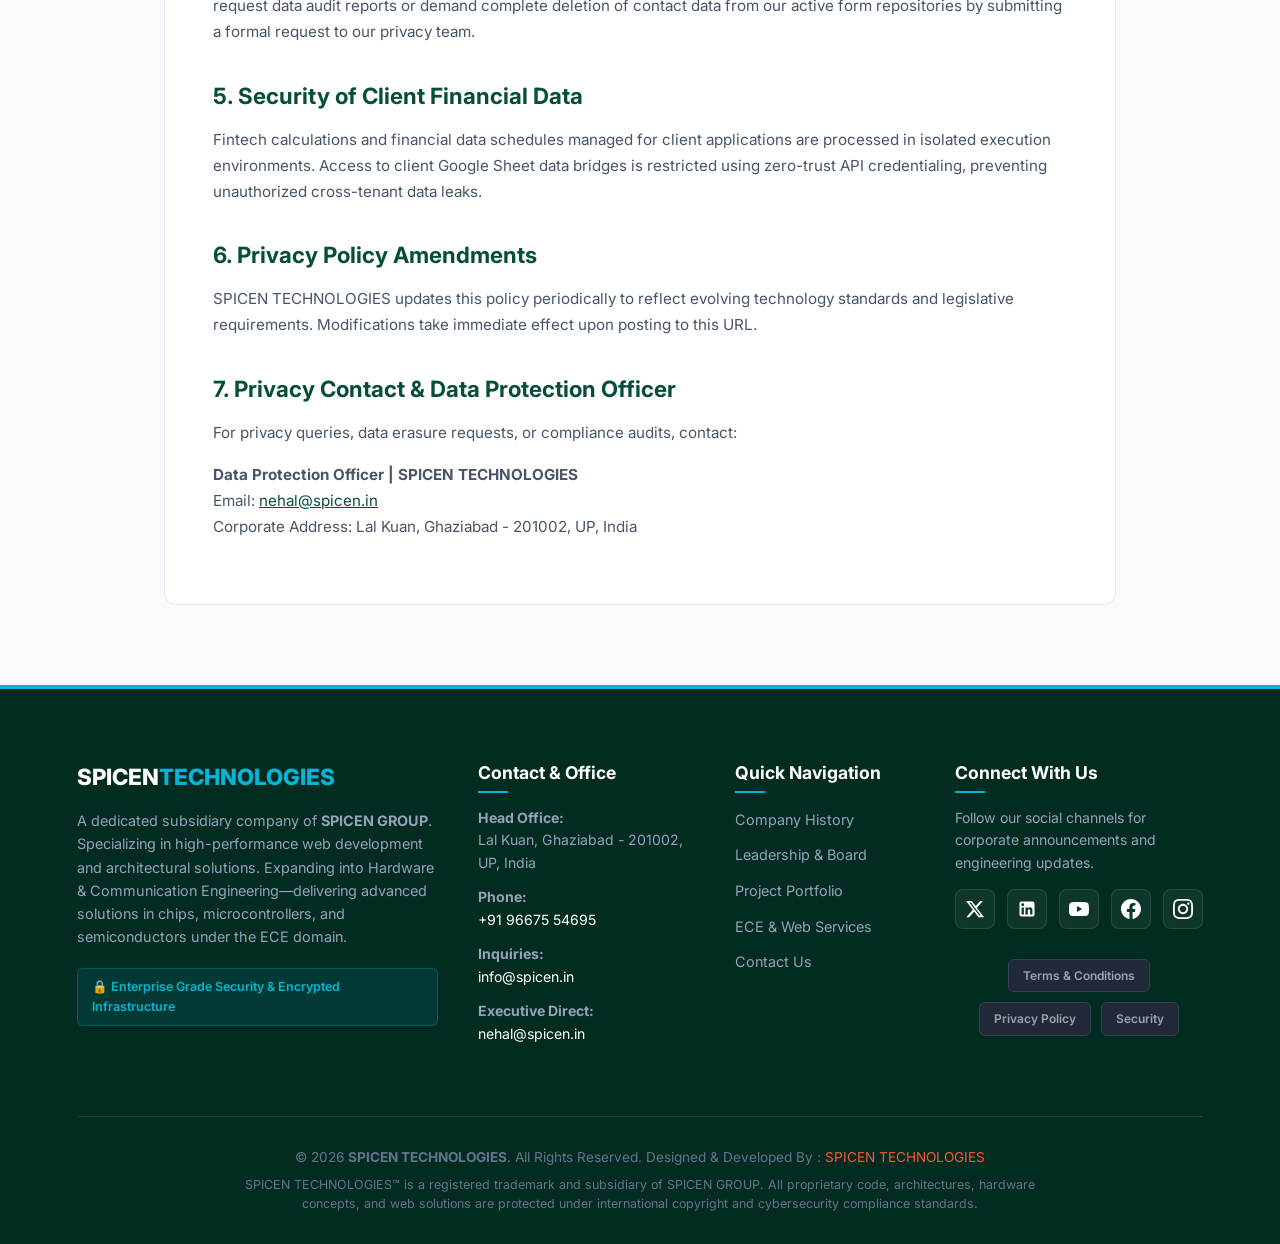
<file: privacy.html>
<!DOCTYPE html>
<html lang="en">
<head>
  <meta charset="UTF-8">
  <meta name="viewport" content="width=device-width, initial-scale=1.0">
  <title>Privacy Policy | SPICEN TECHNOLOGIES</title>
  <link rel="stylesheet" href="styles.css">
  <link rel="preconnect" href="https://fonts.googleapis.com">
  <link rel="preconnect" href="https://fonts.gstatic.com" crossorigin>
  <link href="https://fonts.googleapis.com/css2?family=Inter:wght@400;500;600;700;800&display=swap" rel="stylesheet">
  <style>
    
    .legal-container {
      max-width: 1000px;
      margin: 40px auto 80px;
      padding: 0 24px;
    }
    .legal-card {
      background: var(--bg-card, #111827);
      border: 1px solid var(--border-color, #1f2937);
      border-radius: 12px;
      padding: 48px;
      color: var(--text-primary, #f9fafb);
      line-height: 1.7;
    }
    .legal-card h1 {
      font-size: 2.2rem;
      font-weight: 800;
      color: var(--text-primary, #ffffff);
      margin-bottom: 8px;
      border-bottom: 3px solid var(--primary-emerald, #10b981);
      padding-bottom: 12px;
    }
    .legal-meta {
      font-size: 0.88rem;
      color: var(--text-secondary, #9ca3af);
      margin-bottom: 36px;
    }
    .legal-card h2 {
      font-size: 1.4rem;
      font-weight: 700;
      color: var(--primary-emerald, #10b981);
      margin-top: 32px;
      margin-bottom: 12px;
    }
    .legal-card p, .legal-card ul {
      color: var(--text-secondary, #d1d5db);
      font-size: 0.95rem;
      margin-bottom: 16px;
    }
    .legal-card ul {
      padding-left: 20px;
    }
    .legal-card li {
      margin-bottom: 8px;
    }
  </style>
</head>
<body>

  <header class="navbar">
    <a href="index.html" class="brand-logo">
    <img src="logo.png" alt="" class="brand-logo-img">
    <a href="index.html" class="brand-logo">SPICEN<span>TECHNOLOGIES</span></a>
    
    <div class="nav-container">
      <nav>
        <ul class="nav-links">
          <li><a href="history.html">History</a></li>
          <li><a href="members.html">Members</a></li>
          <li><a href="portfolio.html">Portfolio</a></li>
          <li><a href="services.html">Other Services</a></li>
          <li><a href="contact.html">Contact</a></li>
        </ul>
      </nav>

      <!-- Live Date & Time Display (Positioned on the Right) -->
      <div id="live-datetime" class="header-datetime">
        <span id="live-date">-- --- ----</span>
        <span class="datetime-divider">|</span>
        <span id="live-time">00:00:00 AM</span>
      </div>
    </div>
  </header>

  <main class="legal-container">
    <div class="legal-card">
      <h1>Global Privacy Policy</h1>
      <div class="legal-meta">Effective Date: August 2026 | Document ID: ST-PRIV-2026-V3</div>

      <p>At <strong>SPICEN TECHNOLOGIES</strong>, safeguarding personal data, corporate telemetry, and financial information is a fundamental operational requirement. This Privacy Policy details how we collect, process, store, and shield data across our websites, client web applications, calculation engines, and software downloads.</p>

      <h2>1. Information We Collect</h2>
      <p>We restrict data collection exclusively to information required for legitimate business operations, system performance auditing, and direct client support:</p>
      <ul>
        <li><strong>Inquiry & Audit Data:</strong> Information submitted via website inquiry forms (such as name, phone number, corporate email address, service requested, and custom project parameters) is captured and directed securely into dedicated SPICEN TECHNOLOGIES database sheets.</li>
        <li><strong>Financial Engine Inputs:</strong> Data processed through client applications (such as loan principal amounts, First Monthly Dates [FMD], and interest rates) is calculated transiently or securely stored in isolated Google Sheets bridges configured specifically for the respective client firm.</li>
        <li><strong>Local Utility Data:</strong> Standalone applications like <em>Clutter Wizard</em>, <em>Clipboard Bridge</em>, and <em>Ghost Shelf</em> operate locally on the user's client machine. Local preferences are retained in secure client-side storage or encrypted local vaults and are never transmitted to external telemetry servers.</li>
        <li><strong>Technical System Logs:</strong> Standard web server connection data including IP addresses, user-agent details, timestamp strings, and referral URLs for security auditing and DDoS mitigation.</li>
      </ul>

      <h2>2. How We Use Collected Data</h2>
      <p>SPICEN TECHNOLOGIES enforces strict data minimization protocols. Collected information is utilized strictly to:</p>
      <ul>
        <li>Evaluate client service inquiries, deliver proposals, and provide direct technical support.</li>
        <li>Execute custom calculations, generate broken period interest schedules, and route transaction audits.</li>
        <li>Audit system stability, monitor server response times, and prevent unauthorized penetration attempts.</li>
        <li>Comply with statutory tax, financial auditing, and regulatory reporting obligations under Indian corporate law.</li>
      </ul>

      <h2>3. Data Sharing & Third-Party Boundaries</h2>
      <p><strong>We do not sell, rent, trade, or monetize client or user data under any circumstances.</strong> Data sharing is strictly confined to the following boundaries:</p>
      <ul>
        <li><strong>SPICEN GROUP Subsidiaries:</strong> Information may be shared internally within parent entity SPICEN GROUP solely for consolidated financial auditing or legal compliance.</li>
        <li><strong>Infrastructure Integration Partners:</strong> Secure API calls executed via trusted service infrastructure (e.g., Google Apps Script, Netlify endpoints, or authorized SMS/WhatsApp dispatch gateways) operate under encrypted TLS protocols under contractually bound privacy constraints.</li>
        <li><strong>Statutory Disclosures:</strong> We disclose data only when explicitly compelled by legal court orders, law enforcement warrants, or statutory regulatory mandates under Indian jurisprudence.</li>
      </ul>

      <h2>4. Data Retention & Client Storage Rights</h2>
      <p>Client project logs and form inquiry records are retained within secure enterprise storage repositories for as long as necessary to fulfill active contractual engagements or satisfy tax audit requirements. Clients retain the absolute right to request data audit reports or demand complete deletion of contact data from our active form repositories by submitting a formal request to our privacy team.</p>

      <h2>5. Security of Client Financial Data</h2>
      <p>Fintech calculations and financial data schedules managed for client applications are processed in isolated execution environments. Access to client Google Sheet data bridges is restricted using zero-trust API credentialing, preventing unauthorized cross-tenant data leaks.</p>

      <h2>6. Privacy Policy Amendments</h2>
      <p>SPICEN TECHNOLOGIES updates this policy periodically to reflect evolving technology standards and legislative requirements. Modifications take immediate effect upon posting to this URL.</p>

      <h2>7. Privacy Contact & Data Protection Officer</h2>
      <p>For privacy queries, data erasure requests, or compliance audits, contact:</p>
      <p><strong>Data Protection Officer | SPICEN TECHNOLOGIES</strong><br>
      Email: <a href="mailto:nehal@spicen.in" style="color: var(--primary-emerald);">nehal@spicen.in</a><br>
      Corporate Address: Lal Kuan, Ghaziabad - 201002, UP, India</p>
    </div>
  </main>

  <!-- Enhanced Enterprise Footer -->
  <footer class="footer">
    <div class="footer-top">
      <!-- Brand & Mission Column -->
      <div class="footer-col brand-col">
        <div class="footer-logo">SPICEN<span>TECHNOLOGIES</span></div>
        <p class="footer-desc">
          A dedicated subsidiary company of <strong>SPICEN GROUP</strong>. Specializing in high-performance web development and architectural solutions. Expanding into Hardware & Communication Engineering—delivering advanced solutions in chips, microcontrollers, and semiconductors under the ECE domain.
        </p>
        <div class="security-badge">
          <span>🔒 Enterprise Grade Security & Encrypted Infrastructure</span>
        </div>
      </div>

      <!-- Contact Information Column -->
      <div class="footer-col">
        <h4>Contact & Office</h4>
        <ul class="contact-list">
          <li>
            <strong>Head Office:</strong><br>
            Lal Kuan, Ghaziabad - 201002, UP, India
          </li>
          <li>
            <strong>Phone:</strong><br>
            <a href="tel:+919667554695">+91 96675 54695</a>
          </li>
          <li>
            <strong>Inquiries:</strong><br>
            <a href="mailto:info@spicen.in">info@spicen.in</a>
          </li>
          <li>
            <strong>Executive Direct:</strong><br>
            <a href="mailto:nehal@spicen.in">nehal@spicen.in</a>
          </li>
        </ul>
      </div>

      <!-- Navigation Links -->
      <div class="footer-col">
        <h4>Quick Navigation</h4>
        <ul class="footer-links">
          <li><a href="history.html">Company History</a></li>
          <li><a href="members.html">Leadership & Board</a></li>
          <li><a href="portfolio.html">Project Portfolio</a></li>
          <li><a href="services.html">ECE & Web Services</a></li>
          <li><a href="contact.html">Contact Us</a></li>
        </ul>
      </div>

      <!-- Social Media Networks -->
      <div class="footer-col">
        <h4>Connect With Us</h4>
        <p class="social-text">Follow our social channels for corporate announcements and engineering updates.</p>
        <div class="social-icons">
          <!-- Twitter / X -->
          <a href="#" target="_blank" rel="noopener noreferrer" aria-label="Twitter">
            <svg viewBox="0 0 24 24" fill="currentColor"><path d="M18.244 2.25h3.308l-7.227 8.26 8.502 11.24H16.17l-5.214-6.817L4.99 21.75H1.68l7.73-8.835L1.254 2.25H8.08l4.713 6.231zm-1.161 17.52h1.833L7.084 4.126H5.117z"/></svg>
          </a>
          <!-- LinkedIn -->
          <a href="#" target="_blank" rel="noopener noreferrer" aria-label="LinkedIn">
            <svg viewBox="0 0 24 24" fill="currentColor"><path d="M19 3a2 2 0 0 1 2 2v14a2 2 0 0 1-2 2H5a2 2 0 0 1-2-2V5a2 2 0 0 1 2-2h14m-.5 15.5v-5.3a3.26 3.26 0 0 0-3.26-3.26c-.85 0-1.84.52-2.28 1.3v-1.11h-2.79v8.37h2.79v-4.93c0-.77.62-1.4 1.39-1.4a1.4 1.4 0 0 1 1.4 1.4v4.93h2.75M6.88 8.56a1.68 1.68 0 0 0 1.68-1.68c0-.93-.75-1.69-1.68-1.69a1.69 1.69 0 0 0-1.69 1.69c0 .93.76 1.68 1.69 1.68m1.39 9.94v-8.37H5.5v8.37h2.77z"/></svg>
          </a>
          <!-- YouTube -->
          <a href="#" target="_blank" rel="noopener noreferrer" aria-label="YouTube">
            <svg viewBox="0 0 24 24" fill="currentColor"><path d="M23.498 6.186a3.016 3.016 0 0 0-2.122-2.136C19.505 3.5 12 3.5 12 3.5s-7.505 0-9.377.55a3.016 3.016 0 0 0-2.122 2.136C0 8.07 0 12 0 12s0 3.93.502 5.814a3.016 3.016 0 0 0 2.122 2.136c1.871.55 9.376.55 9.376.55s7.505 0 9.377-.55a3.016 3.016 0 0 0 2.122-2.136C24 15.93 24 12 24 12s0-3.93-.502-5.814zM9.545 15.568V8.432L15.818 12l-6.273 3.568z"/></svg>
          </a>
          <!-- Facebook -->
          <a href="#" target="_blank" rel="noopener noreferrer" aria-label="Facebook">
            <svg viewBox="0 0 24 24" fill="currentColor"><path d="M24 12.073c0-6.627-5.373-12-12-12s-12 5.373-12 12c0 5.99 4.388 10.954 10.125 11.854v-8.385H7.078v-3.47h3.047V9.43c0-3.007 1.792-4.669 4.533-4.669 1.312 0 2.686.235 2.686.235v2.953H15.83c-1.491 0-1.956.925-1.956 1.874v2.25h3.328l-.532 3.47h-2.796v8.385C19.612 23.027 24 18.062 24 12.073z"/></svg>
          </a>
          <!-- Instagram -->
          <a href="#" target="_blank" rel="noopener noreferrer" aria-label="Instagram">
            <svg viewBox="0 0 24 24" fill="currentColor"><path d="M12 2.163c3.204 0 3.584.012 4.85.07 3.252.148 4.771 1.691 4.919 4.919.058 1.265.069 1.645.069 4.849 0 3.205-.012 3.584-.069 4.849-.149 3.225-1.664 4.771-4.919 4.919-1.266.058-1.644.07-4.85.07-3.204 0-3.584-.012-4.849-.07-3.26-.149-4.771-1.699-4.919-4.92-.058-1.265-.07-1.644-.07-4.849 0-3.204.013-3.583.07-4.849.149-3.227 1.664-4.771 4.919-4.919 1.266-.057 1.645-.069 4.849-.069zm0-2.163c-3.259 0-3.667.014-4.947.072-4.358.2-6.78 2.618-6.98 6.98-.059 1.281-.073 1.689-.073 4.948 0 3.259.014 3.668.072 4.948.2 4.358 2.618 6.78 6.98 6.98 1.281.058 1.689.072 4.948.072 3.259 0 3.668-.014 4.948-.072 4.354-.2 6.782-2.618 6.979-6.98.059-1.28.073-1.689.073-4.948 0-3.259-.014-3.667-.072-4.947-.196-4.354-2.617-6.78-6.979-6.98-1.281-.059-1.69-.073-4.949-.073zm0 5.838c-3.403 0-6.162 2.759-6.162 6.162s2.759 6.163 6.162 6.163 6.162-2.759 6.162-6.163c0-3.403-2.759-6.162-6.162-6.162zm0 10.162c-2.209 0-4-1.79-4-4 0-2.209 1.791-4 4-4s4 1.791 4 4c0 2.21-1.791 4-4 4zm6.406-11.845c-.796 0-1.441.645-1.441 1.44s.645 1.44 1.441 1.44c.795 0 1.439-.645 1.439-1.44s-.644-1.44-1.439-1.44z"/></svg>
          </a>
        </div>

        <div style="display: flex; justify-content: center; align-items: center; gap: 10px; flex-wrap: wrap; margin: 30px 0;">
  <a href="terms.html" style="display: inline-block; padding: 6px 14px; font-size: 0.75rem; font-weight: 600; color: #9ca3af; background: #1f2937; border: 1px solid #374151; border-radius: 6px; text-decoration: none; transition: 0.2s;" onmouseover="this.style.color='#10b981'; this.style.borderColor='#10b981'" onmouseout="this.style.color='#9ca3af'; this.style.borderColor='#374151'">Terms & Conditions</a>
  <a href="privacy.html" style="display: inline-block; padding: 6px 14px; font-size: 0.75rem; font-weight: 600; color: #9ca3af; background: #1f2937; border: 1px solid #374151; border-radius: 6px; text-decoration: none; transition: 0.2s;" onmouseover="this.style.color='#10b981'; this.style.borderColor='#10b981'" onmouseout="this.style.color='#9ca3af'; this.style.borderColor='#374151'">Privacy Policy</a>
  <a href="security.html" style="display: inline-block; padding: 6px 14px; font-size: 0.75rem; font-weight: 600; color: #9ca3af; background: #1f2937; border: 1px solid #374151; border-radius: 6px; text-decoration: none; transition: 0.2s;" onmouseover="this.style.color='#10b981'; this.style.borderColor='#10b981'" onmouseout="this.style.color='#9ca3af'; this.style.borderColor='#374151'">Security</a>
</div>
      </div>
    </div>

    <!-- Copyright, Trademark, and Legal Section -->
    <div class="footer-bottom">
      <p>&copy; 2026 <strong>SPICEN TECHNOLOGIES</strong>. All Rights Reserved. Designed & Developed By : <a href="https://nehalagarwal4695.github.io/spicentechnologies/" style="text-decoration: none; color: #ff5733">SPICEN TECHNOLOGIES</a></p>
      <p class="legal-notice">
        SPICEN TECHNOLOGIES™ is a registered trademark and subsidiary of SPICEN GROUP. All proprietary code, architectures, hardware concepts, and web solutions are protected under international copyright and cybersecurity compliance standards.
      </p>
    </div>
  </footer>

  <script>
    function updateDateTime() {
      const now = new Date();
      document.getElementById('live-date').textContent = now.toLocaleDateString('en-US', { month: 'short', day: '2-digit', year: 'numeric' });
      document.getElementById('live-time').textContent = now.toLocaleTimeString('en-US', { hour: '2-digit', minute: '2-digit', second: '2-digit', hour12: true });
    }
    setInterval(updateDateTime, 1000); updateDateTime();

    document.addEventListener('DOMContentLoaded', function () {
    const toggleBtn = document.getElementById('spicen-chat-toggle');
    const chatBox = document.getElementById('spicen-chat-box');
    const closeBtn = document.getElementById('spicen-chat-close');
    const chatForm = document.getElementById('spicen-chat-form');
    const chatInput = document.getElementById('spicen-chat-input');
    const chatBody = document.getElementById('spicen-chat-body');

    // Toggle Box Visibility
    toggleBtn.addEventListener('click', () => {
      chatBox.style.display = (chatBox.style.display === 'flex') ? 'none' : 'flex';
      if (chatBox.style.display === 'flex') chatInput.focus();
    });

    closeBtn.addEventListener('click', () => {
      chatBox.style.display = 'none';
    });

    // Form Submission
    chatForm.addEventListener('submit', function (e) {
      e.preventDefault();
      const text = chatInput.value.trim();
      if (!text) return;

      appendMessage(text, 'user-msg');
      chatInput.value = '';

      // Generate Response after a small delay
      setTimeout(() => {
        const reply = getSpicenBotReply(text);
        appendMessage(reply, 'bot-msg');
      }, 400);
    });
  });

  function sendQuickPrompt(text) {
    document.getElementById('spicen-chat-input').value = text;
    document.getElementById('spicen-chat-form').dispatchEvent(new Event('submit'));
  }

  function appendMessage(text, className) {
    const chatBody = document.getElementById('spicen-chat-body');
    const msgDiv = document.createElement('div');
    msgDiv.className = `chat-msg ${className}`;
    msgDiv.innerHTML = text;
    chatBody.appendChild(msgDiv);
    chatBody.scrollTop = chatBody.scrollHeight;
  }

  // Knowledge Base Engine
  function getSpicenBotReply(query) {
    const q = query.toLowerCase();

    if (q.includes('service') || q.includes('offer') || q.includes('do you do') || q.includes('work')) {
      return "SPICEN TECHNOLOGIES specializes in:<br>• Custom Enterprise Web Development<br>• Financial & Loan Engines<br>• ECE Hardware/Software Integration<br>• Standalone Desktop & Developer Utilities";
    }
    if (q.includes('loan') || q.includes('fmd') || q.includes('calculator') || q.includes('bpi') || q.includes('interest')) {
      return "Our <strong>SPICEN Loan Engine</strong> tracks multi-lender schedules, calculates Broken Period Interest (BPI), and auto-schedules installments starting directly from your entered First Monthly Date (FMD).";
    }
    if (q.includes('who') || q.includes('ceo') || q.includes('owner') || q.includes('founder') || q.includes('leadership')) {
      return "SPICEN TECHNOLOGIES is led by <strong>Nehal Agarwal</strong> (CEO & Director) alongside <strong>Navneet Garg</strong> (Founder & Chairman) under the parent entity <strong>SPICEN GROUP</strong>.";
    }
    if (q.includes('contact') || q.includes('email') || q.includes('phone') || q.includes('reach') || q.includes('address')) {
      return "📧 Email: <a href='mailto:nehal@spicen.in' style='color:#10b981;'>nehal@spicen.in</a><br>📞 Phone: +91 96675 54695<br>📍 Location: Lal Kuan, Ghaziabad, UP, India.";
    }
    if (q.includes('app') || q.includes('desktop') || q.includes('utility') || q.includes('clutter') || q.includes('ghost')) {
      return "We build native desktop utilities like <em>Clutter Wizard</em>, <em>Clipboard Bridge</em>, and <em>Ghost Shelf</em> designed to boost local developer productivity.";
    }
    if (q.includes('security') || q.includes('privacy') || q.includes('terms') || q.includes('safe')) {
      return "We operate under strict data protection protocols with isolated Google Sheets bridges and TLS 1.3 encryption. You can read our <a href='privacy.html' style='color:#10b981;'>Privacy Policy</a> and <a href='security.html' style='color:#10b981;'>Security Architecture</a> pages.";
    }
    if (q.includes('hello') || q.includes('hi') || q.includes('hey') || q.includes('greetings')) {
      return "Hello! How can I help you regarding SPICEN TECHNOLOGIES today?";
    }

    return "Thank you for asking! For custom project quotes or direct assistance, feel free to reach CEO Nehal Agarwal directly at <strong>nehal@spicen.in</strong> or submit a request on our <a href='contact.html' style='color:#10b981;'>Contact Page</a>.";
  }
  </script>

  <!-- SPICEN TECHNOLOGIES Floating AI Chatbot Widget -->
<div id="spicen-chat-widget">
  <!-- Floating Toggle Button -->
  <button id="spicen-chat-toggle" title="Chat with Spicen AI Assistant">
    <svg width="26" height="26" viewBox="0 0 24 24" fill="none" stroke="currentColor" stroke-width="2" stroke-linecap="round" stroke-linejoin="round"><path d="M21 15a2 2 0 0 1-2 2H7l-4 4V5a2 2 0 0 1 2-2h14a2 2 0 0 1 2 2z"></path></svg>
  </button>

  <!-- Chat Window Box -->
  <div id="spicen-chat-box">
    <!-- Header -->
    <div class="spicen-chat-header">
      <div class="spicen-chat-title">
        <div class="spicen-chat-avatar">ST</div>
        <div>
          <h4>Spicen AI Assistant</h4>
          <span>● Online | SPICEN TECH</span>
        </div>
      </div>
      <button id="spicen-chat-close">&times;</button>
    </div>

    <!-- Messages Container -->
    <div id="spicen-chat-body">
      <div class="chat-msg bot-msg">
        Hello! 👋 Welcome to <strong>SPICEN TECHNOLOGIES</strong>. How can I assist you today?
      </div>
      <div class="chat-msg bot-msg">
        Ask me about our web development, financial loan tools, ECE integrations, desktop apps, or company details!
      </div>
    </div>

    <!-- Quick Prompt Chips -->
    <div class="spicen-chat-suggestions">
      <button onclick="sendQuickPrompt('What services does Spicen Tech offer?')">Services</button>
      <button onclick="sendQuickPrompt('Tell me about the Loan Engine')">Loan Engine</button>
      <button onclick="sendQuickPrompt('How do I contact Nehal Agarwal?')">Contact</button>
    </div>

    <!-- Input Form -->
    <form id="spicen-chat-form">
      <input type="text" id="spicen-chat-input" placeholder="Type your question..." autocomplete="off" required />
      <button type="submit" id="spicen-chat-send">
        <svg width="18" height="18" viewBox="0 0 24 24" fill="none" stroke="currentColor" stroke-width="2.5" stroke-linecap="round" stroke-linejoin="round"><line x1="22" y1="2" x2="11" y2="13"></line><polygon points="22 2 15 22 11 13 2 9 22 2"></polygon></svg>
      </button>
    </form>
  </div>
</div>

</body>
</html>
</file>
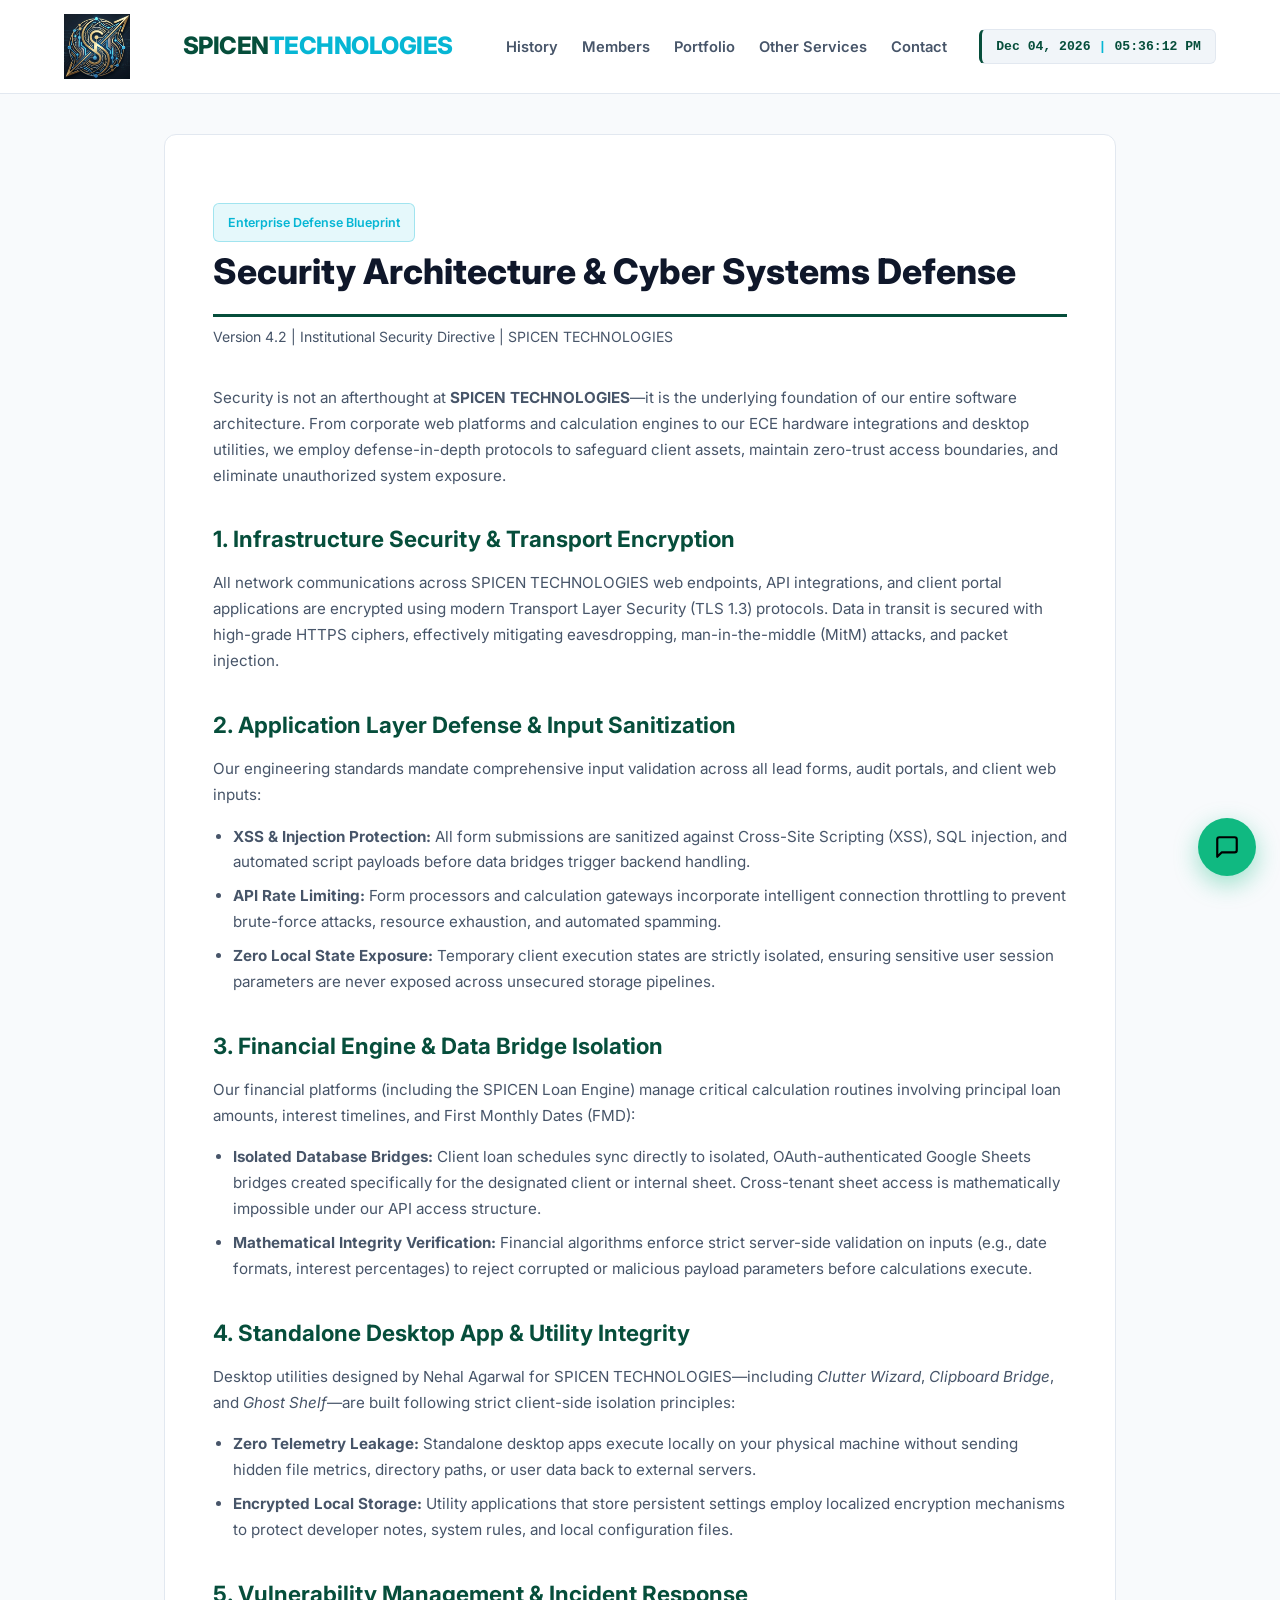
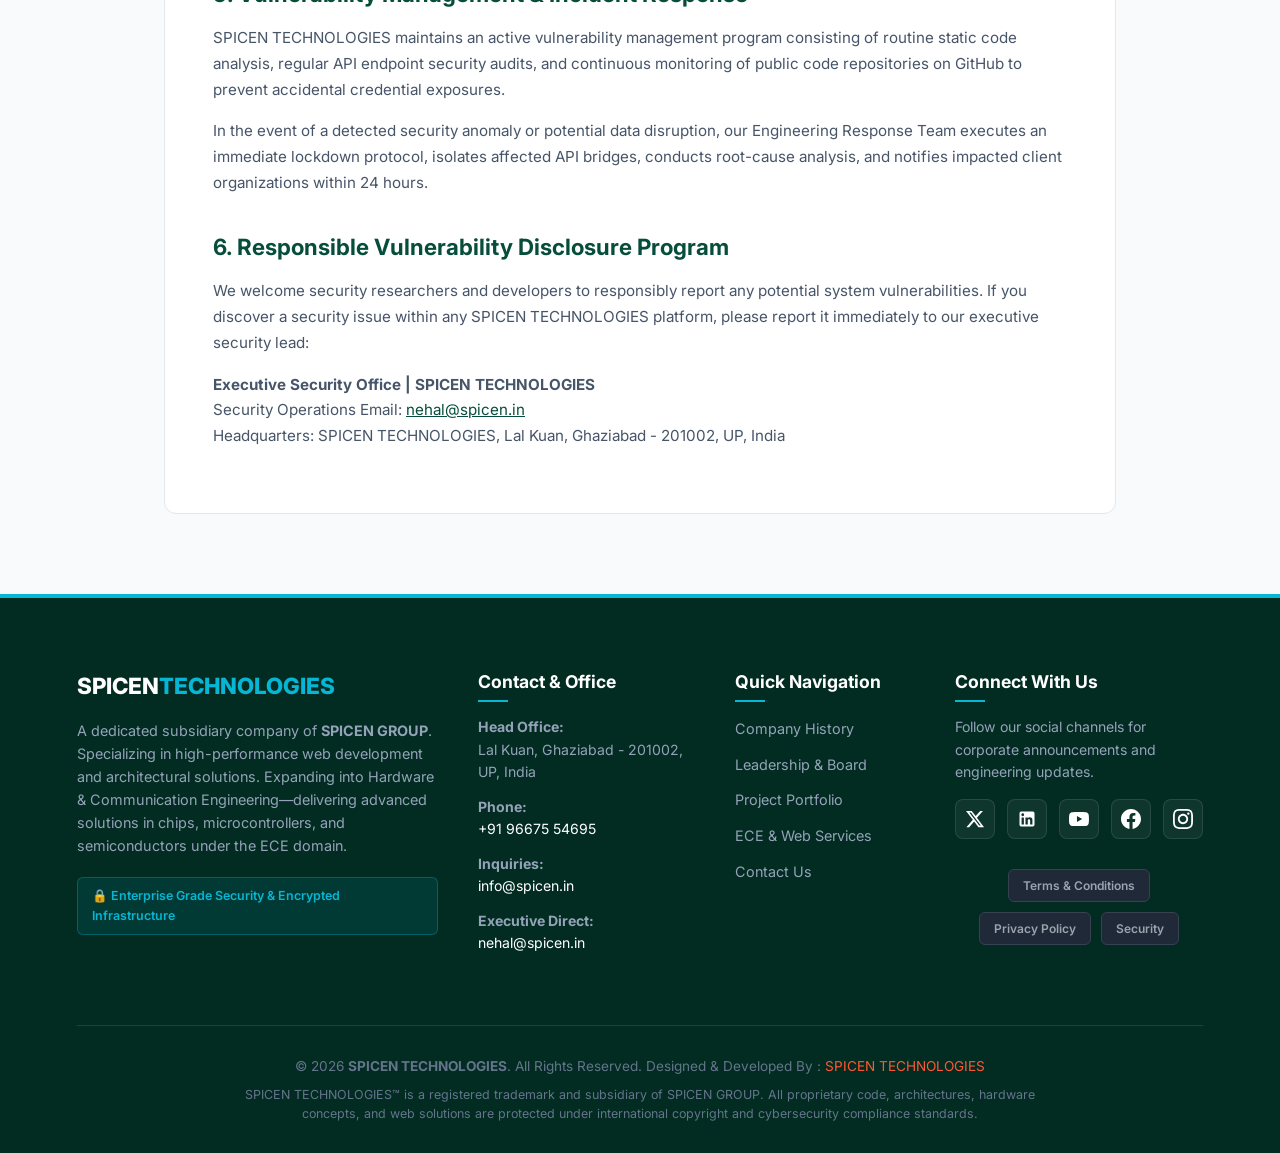
<file: security.html>
<!DOCTYPE html>
<html lang="en">
<head>
  <meta charset="UTF-8">
  <meta name="viewport" content="width=device-width, initial-scale=1.0">
  <title>Security Architecture & Systems Protection | SPICEN TECHNOLOGIES</title>
  <link rel="stylesheet" href="styles.css">
  <link rel="preconnect" href="https://fonts.googleapis.com">
  <link rel="preconnect" href="https://fonts.gstatic.com" crossorigin>
  <link href="https://fonts.googleapis.com/css2?family=Inter:wght@400;500;600;700;800&display=swap" rel="stylesheet">
  <style>
    
    .legal-container {
      max-width: 1000px;
      margin: 40px auto 80px;
      padding: 0 24px;
    }
    .legal-card {
      background: var(--bg-card, #111827);
      border: 1px solid var(--border-color, #1f2937);
      border-radius: 12px;
      padding: 48px;
      color: var(--text-primary, #f9fafb);
      line-height: 1.7;
    }
    .legal-card h1 {
      font-size: 2.2rem;
      font-weight: 800;
      color: var(--text-primary, #ffffff);
      margin-bottom: 8px;
      border-bottom: 3px solid var(--primary-emerald, #10b981);
      padding-bottom: 12px;
    }
    .legal-meta {
      font-size: 0.88rem;
      color: var(--text-secondary, #9ca3af);
      margin-bottom: 36px;
    }
    .legal-card h2 {
      font-size: 1.4rem;
      font-weight: 700;
      color: var(--primary-emerald, #10b981);
      margin-top: 32px;
      margin-bottom: 12px;
    }
    .legal-card p, .legal-card ul {
      color: var(--text-secondary, #d1d5db);
      font-size: 0.95rem;
      margin-bottom: 16px;
    }
    .legal-card ul {
      padding-left: 20px;
    }
    .legal-card li {
      margin-bottom: 8px;
    }
  </style>
</head>
<body>

 <header class="navbar">
    <a href="index.html" class="brand-logo">
    <img src="logo.png" alt="" class="brand-logo-img">
    <a href="index.html" class="brand-logo">SPICEN<span>TECHNOLOGIES</span></a>
    
    <div class="nav-container">
      <nav>
        <ul class="nav-links">
          <li><a href="history.html">History</a></li>
          <li><a href="members.html">Members</a></li>
          <li><a href="portfolio.html">Portfolio</a></li>
          <li><a href="services.html">Other Services</a></li>
          <li><a href="contact.html">Contact</a></li>
        </ul>
      </nav>

      <!-- Live Date & Time Display (Positioned on the Right) -->
      <div id="live-datetime" class="header-datetime">
        <span id="live-date">-- --- ----</span>
        <span class="datetime-divider">|</span>
        <span id="live-time">00:00:00 AM</span>
      </div>
    </div>
  </header>

  <main class="legal-container">
    <div class="legal-card">
      <span class="security-badge">Enterprise Defense Blueprint</span>
      <h1>Security Architecture & Cyber Systems Defense</h1>
      <div class="legal-meta">Version 4.2 | Institutional Security Directive | SPICEN TECHNOLOGIES</div>

      <p>Security is not an afterthought at <strong>SPICEN TECHNOLOGIES</strong>—it is the underlying foundation of our entire software architecture. From corporate web platforms and calculation engines to our ECE hardware integrations and desktop utilities, we employ defense-in-depth protocols to safeguard client assets, maintain zero-trust access boundaries, and eliminate unauthorized system exposure.</p>

      <h2>1. Infrastructure Security & Transport Encryption</h2>
      <p>All network communications across SPICEN TECHNOLOGIES web endpoints, API integrations, and client portal applications are encrypted using modern Transport Layer Security (TLS 1.3) protocols. Data in transit is secured with high-grade HTTPS ciphers, effectively mitigating eavesdropping, man-in-the-middle (MitM) attacks, and packet injection.</p>

      <h2>2. Application Layer Defense & Input Sanitization</h2>
      <p>Our engineering standards mandate comprehensive input validation across all lead forms, audit portals, and client web inputs:</p>
      <ul>
        <li><strong>XSS & Injection Protection:</strong> All form submissions are sanitized against Cross-Site Scripting (XSS), SQL injection, and automated script payloads before data bridges trigger backend handling.</li>
        <li><strong>API Rate Limiting:</strong> Form processors and calculation gateways incorporate intelligent connection throttling to prevent brute-force attacks, resource exhaustion, and automated spamming.</li>
        <li><strong>Zero Local State Exposure:</strong> Temporary client execution states are strictly isolated, ensuring sensitive user session parameters are never exposed across unsecured storage pipelines.</li>
      </ul>

      <h2>3. Financial Engine & Data Bridge Isolation</h2>
      <p>Our financial platforms (including the SPICEN Loan Engine) manage critical calculation routines involving principal loan amounts, interest timelines, and First Monthly Dates (FMD):</p>
      <ul>
        <li><strong>Isolated Database Bridges:</strong> Client loan schedules sync directly to isolated, OAuth-authenticated Google Sheets bridges created specifically for the designated client or internal sheet. Cross-tenant sheet access is mathematically impossible under our API access structure.</li>
        <li><strong>Mathematical Integrity Verification:</strong> Financial algorithms enforce strict server-side validation on inputs (e.g., date formats, interest percentages) to reject corrupted or malicious payload parameters before calculations execute.</li>
      </ul>

      <h2>4. Standalone Desktop App & Utility Integrity</h2>
      <p>Desktop utilities designed by Nehal Agarwal for SPICEN TECHNOLOGIES—including <em>Clutter Wizard</em>, <em>Clipboard Bridge</em>, and <em>Ghost Shelf</em>—are built following strict client-side isolation principles:</p>
      <ul>
        <li><strong>Zero Telemetry Leakage:</strong> Standalone desktop apps execute locally on your physical machine without sending hidden file metrics, directory paths, or user data back to external servers.</li>
        <li><strong>Encrypted Local Storage:</strong> Utility applications that store persistent settings employ localized encryption mechanisms to protect developer notes, system rules, and local configuration files.</li>
      </ul>

      <h2>5. Vulnerability Management & Incident Response</h2>
      <p>SPICEN TECHNOLOGIES maintains an active vulnerability management program consisting of routine static code analysis, regular API endpoint security audits, and continuous monitoring of public code repositories on GitHub to prevent accidental credential exposures.</p>
      <p>In the event of a detected security anomaly or potential data disruption, our Engineering Response Team executes an immediate lockdown protocol, isolates affected API bridges, conducts root-cause analysis, and notifies impacted client organizations within 24 hours.</p>

      <h2>6. Responsible Vulnerability Disclosure Program</h2>
      <p>We welcome security researchers and developers to responsibly report any potential system vulnerabilities. If you discover a security issue within any SPICEN TECHNOLOGIES platform, please report it immediately to our executive security lead:</p>
      <p><strong>Executive Security Office | SPICEN TECHNOLOGIES</strong><br>
      Security Operations Email: <a href="mailto:nehal@spicen.in" style="color: var(--primary-emerald);">nehal@spicen.in</a><br>
      Headquarters: SPICEN TECHNOLOGIES, Lal Kuan, Ghaziabad - 201002, UP, India</p>
    </div>
  </main>

  <!-- Enhanced Enterprise Footer -->
  <footer class="footer">
    <div class="footer-top">
      <!-- Brand & Mission Column -->
      <div class="footer-col brand-col">
        <div class="footer-logo">SPICEN<span>TECHNOLOGIES</span></div>
        <p class="footer-desc">
          A dedicated subsidiary company of <strong>SPICEN GROUP</strong>. Specializing in high-performance web development and architectural solutions. Expanding into Hardware & Communication Engineering—delivering advanced solutions in chips, microcontrollers, and semiconductors under the ECE domain.
        </p>
        <div class="security-badge">
          <span>🔒 Enterprise Grade Security & Encrypted Infrastructure</span>
        </div>
      </div>

      <!-- Contact Information Column -->
      <div class="footer-col">
        <h4>Contact & Office</h4>
        <ul class="contact-list">
          <li>
            <strong>Head Office:</strong><br>
            Lal Kuan, Ghaziabad - 201002, UP, India
          </li>
          <li>
            <strong>Phone:</strong><br>
            <a href="tel:+919667554695">+91 96675 54695</a>
          </li>
          <li>
            <strong>Inquiries:</strong><br>
            <a href="mailto:info@spicen.in">info@spicen.in</a>
          </li>
          <li>
            <strong>Executive Direct:</strong><br>
            <a href="mailto:nehal@spicen.in">nehal@spicen.in</a>
          </li>
        </ul>
      </div>

      <!-- Navigation Links -->
      <div class="footer-col">
        <h4>Quick Navigation</h4>
        <ul class="footer-links">
          <li><a href="history.html">Company History</a></li>
          <li><a href="members.html">Leadership & Board</a></li>
          <li><a href="portfolio.html">Project Portfolio</a></li>
          <li><a href="services.html">ECE & Web Services</a></li>
          <li><a href="contact.html">Contact Us</a></li>
        </ul>
      </div>

      <!-- Social Media Networks -->
      <div class="footer-col">
        <h4>Connect With Us</h4>
        <p class="social-text">Follow our social channels for corporate announcements and engineering updates.</p>
        <div class="social-icons">
          <!-- Twitter / X -->
          <a href="#" target="_blank" rel="noopener noreferrer" aria-label="Twitter">
            <svg viewBox="0 0 24 24" fill="currentColor"><path d="M18.244 2.25h3.308l-7.227 8.26 8.502 11.24H16.17l-5.214-6.817L4.99 21.75H1.68l7.73-8.835L1.254 2.25H8.08l4.713 6.231zm-1.161 17.52h1.833L7.084 4.126H5.117z"/></svg>
          </a>
          <!-- LinkedIn -->
          <a href="#" target="_blank" rel="noopener noreferrer" aria-label="LinkedIn">
            <svg viewBox="0 0 24 24" fill="currentColor"><path d="M19 3a2 2 0 0 1 2 2v14a2 2 0 0 1-2 2H5a2 2 0 0 1-2-2V5a2 2 0 0 1 2-2h14m-.5 15.5v-5.3a3.26 3.26 0 0 0-3.26-3.26c-.85 0-1.84.52-2.28 1.3v-1.11h-2.79v8.37h2.79v-4.93c0-.77.62-1.4 1.39-1.4a1.4 1.4 0 0 1 1.4 1.4v4.93h2.75M6.88 8.56a1.68 1.68 0 0 0 1.68-1.68c0-.93-.75-1.69-1.68-1.69a1.69 1.69 0 0 0-1.69 1.69c0 .93.76 1.68 1.69 1.68m1.39 9.94v-8.37H5.5v8.37h2.77z"/></svg>
          </a>
          <!-- YouTube -->
          <a href="#" target="_blank" rel="noopener noreferrer" aria-label="YouTube">
            <svg viewBox="0 0 24 24" fill="currentColor"><path d="M23.498 6.186a3.016 3.016 0 0 0-2.122-2.136C19.505 3.5 12 3.5 12 3.5s-7.505 0-9.377.55a3.016 3.016 0 0 0-2.122 2.136C0 8.07 0 12 0 12s0 3.93.502 5.814a3.016 3.016 0 0 0 2.122 2.136c1.871.55 9.376.55 9.376.55s7.505 0 9.377-.55a3.016 3.016 0 0 0 2.122-2.136C24 15.93 24 12 24 12s0-3.93-.502-5.814zM9.545 15.568V8.432L15.818 12l-6.273 3.568z"/></svg>
          </a>
          <!-- Facebook -->
          <a href="#" target="_blank" rel="noopener noreferrer" aria-label="Facebook">
            <svg viewBox="0 0 24 24" fill="currentColor"><path d="M24 12.073c0-6.627-5.373-12-12-12s-12 5.373-12 12c0 5.99 4.388 10.954 10.125 11.854v-8.385H7.078v-3.47h3.047V9.43c0-3.007 1.792-4.669 4.533-4.669 1.312 0 2.686.235 2.686.235v2.953H15.83c-1.491 0-1.956.925-1.956 1.874v2.25h3.328l-.532 3.47h-2.796v8.385C19.612 23.027 24 18.062 24 12.073z"/></svg>
          </a>
          <!-- Instagram -->
          <a href="#" target="_blank" rel="noopener noreferrer" aria-label="Instagram">
            <svg viewBox="0 0 24 24" fill="currentColor"><path d="M12 2.163c3.204 0 3.584.012 4.85.07 3.252.148 4.771 1.691 4.919 4.919.058 1.265.069 1.645.069 4.849 0 3.205-.012 3.584-.069 4.849-.149 3.225-1.664 4.771-4.919 4.919-1.266.058-1.644.07-4.85.07-3.204 0-3.584-.012-4.849-.07-3.26-.149-4.771-1.699-4.919-4.92-.058-1.265-.07-1.644-.07-4.849 0-3.204.013-3.583.07-4.849.149-3.227 1.664-4.771 4.919-4.919 1.266-.057 1.645-.069 4.849-.069zm0-2.163c-3.259 0-3.667.014-4.947.072-4.358.2-6.78 2.618-6.98 6.98-.059 1.281-.073 1.689-.073 4.948 0 3.259.014 3.668.072 4.948.2 4.358 2.618 6.78 6.98 6.98 1.281.058 1.689.072 4.948.072 3.259 0 3.668-.014 4.948-.072 4.354-.2 6.782-2.618 6.979-6.98.059-1.28.073-1.689.073-4.948 0-3.259-.014-3.667-.072-4.947-.196-4.354-2.617-6.78-6.979-6.98-1.281-.059-1.69-.073-4.949-.073zm0 5.838c-3.403 0-6.162 2.759-6.162 6.162s2.759 6.163 6.162 6.163 6.162-2.759 6.162-6.163c0-3.403-2.759-6.162-6.162-6.162zm0 10.162c-2.209 0-4-1.79-4-4 0-2.209 1.791-4 4-4s4 1.791 4 4c0 2.21-1.791 4-4 4zm6.406-11.845c-.796 0-1.441.645-1.441 1.44s.645 1.44 1.441 1.44c.795 0 1.439-.645 1.439-1.44s-.644-1.44-1.439-1.44z"/></svg>
          </a>
        </div>

        <div style="display: flex; justify-content: center; align-items: center; gap: 10px; flex-wrap: wrap; margin: 30px 0;">
  <a href="terms.html" style="display: inline-block; padding: 6px 14px; font-size: 0.75rem; font-weight: 600; color: #9ca3af; background: #1f2937; border: 1px solid #374151; border-radius: 6px; text-decoration: none; transition: 0.2s;" onmouseover="this.style.color='#10b981'; this.style.borderColor='#10b981'" onmouseout="this.style.color='#9ca3af'; this.style.borderColor='#374151'">Terms & Conditions</a>
  <a href="privacy.html" style="display: inline-block; padding: 6px 14px; font-size: 0.75rem; font-weight: 600; color: #9ca3af; background: #1f2937; border: 1px solid #374151; border-radius: 6px; text-decoration: none; transition: 0.2s;" onmouseover="this.style.color='#10b981'; this.style.borderColor='#10b981'" onmouseout="this.style.color='#9ca3af'; this.style.borderColor='#374151'">Privacy Policy</a>
  <a href="security.html" style="display: inline-block; padding: 6px 14px; font-size: 0.75rem; font-weight: 600; color: #9ca3af; background: #1f2937; border: 1px solid #374151; border-radius: 6px; text-decoration: none; transition: 0.2s;" onmouseover="this.style.color='#10b981'; this.style.borderColor='#10b981'" onmouseout="this.style.color='#9ca3af'; this.style.borderColor='#374151'">Security</a>
</div>
      </div>
    </div>

    <!-- Copyright, Trademark, and Legal Section -->
    <div class="footer-bottom">
      <p>&copy; 2026 <strong>SPICEN TECHNOLOGIES</strong>. All Rights Reserved. Designed & Developed By : <a href="https://nehalagarwal4695.github.io/spicentechnologies/" style="text-decoration: none; color: #ff5733">SPICEN TECHNOLOGIES</a></p>
      <p class="legal-notice">
        SPICEN TECHNOLOGIES™ is a registered trademark and subsidiary of SPICEN GROUP. All proprietary code, architectures, hardware concepts, and web solutions are protected under international copyright and cybersecurity compliance standards.
      </p>
    </div>
  </footer>

  <script>
    function updateDateTime() {
      const now = new Date();
      document.getElementById('live-date').textContent = now.toLocaleDateString('en-US', { month: 'short', day: '2-digit', year: 'numeric' });
      document.getElementById('live-time').textContent = now.toLocaleTimeString('en-US', { hour: '2-digit', minute: '2-digit', second: '2-digit', hour12: true });
    }
    setInterval(updateDateTime, 1000); updateDateTime();

    document.addEventListener('DOMContentLoaded', function () {
    const toggleBtn = document.getElementById('spicen-chat-toggle');
    const chatBox = document.getElementById('spicen-chat-box');
    const closeBtn = document.getElementById('spicen-chat-close');
    const chatForm = document.getElementById('spicen-chat-form');
    const chatInput = document.getElementById('spicen-chat-input');
    const chatBody = document.getElementById('spicen-chat-body');

    // Toggle Box Visibility
    toggleBtn.addEventListener('click', () => {
      chatBox.style.display = (chatBox.style.display === 'flex') ? 'none' : 'flex';
      if (chatBox.style.display === 'flex') chatInput.focus();
    });

    closeBtn.addEventListener('click', () => {
      chatBox.style.display = 'none';
    });

    // Form Submission
    chatForm.addEventListener('submit', function (e) {
      e.preventDefault();
      const text = chatInput.value.trim();
      if (!text) return;

      appendMessage(text, 'user-msg');
      chatInput.value = '';

      // Generate Response after a small delay
      setTimeout(() => {
        const reply = getSpicenBotReply(text);
        appendMessage(reply, 'bot-msg');
      }, 400);
    });
  });

  function sendQuickPrompt(text) {
    document.getElementById('spicen-chat-input').value = text;
    document.getElementById('spicen-chat-form').dispatchEvent(new Event('submit'));
  }

  function appendMessage(text, className) {
    const chatBody = document.getElementById('spicen-chat-body');
    const msgDiv = document.createElement('div');
    msgDiv.className = `chat-msg ${className}`;
    msgDiv.innerHTML = text;
    chatBody.appendChild(msgDiv);
    chatBody.scrollTop = chatBody.scrollHeight;
  }

  // Knowledge Base Engine
  function getSpicenBotReply(query) {
    const q = query.toLowerCase();

    if (q.includes('service') || q.includes('offer') || q.includes('do you do') || q.includes('work')) {
      return "SPICEN TECHNOLOGIES specializes in:<br>• Custom Enterprise Web Development<br>• Financial & Loan Engines<br>• ECE Hardware/Software Integration<br>• Standalone Desktop & Developer Utilities";
    }
    if (q.includes('loan') || q.includes('fmd') || q.includes('calculator') || q.includes('bpi') || q.includes('interest')) {
      return "Our <strong>SPICEN Loan Engine</strong> tracks multi-lender schedules, calculates Broken Period Interest (BPI), and auto-schedules installments starting directly from your entered First Monthly Date (FMD).";
    }
    if (q.includes('who') || q.includes('ceo') || q.includes('owner') || q.includes('founder') || q.includes('leadership')) {
      return "SPICEN TECHNOLOGIES is led by <strong>Nehal Agarwal</strong> (CEO & Director) alongside <strong>Navneet Garg</strong> (Founder & Chairman) under the parent entity <strong>SPICEN GROUP</strong>.";
    }
    if (q.includes('contact') || q.includes('email') || q.includes('phone') || q.includes('reach') || q.includes('address')) {
      return "📧 Email: <a href='mailto:nehal@spicen.in' style='color:#10b981;'>nehal@spicen.in</a><br>📞 Phone: +91 96675 54695<br>📍 Location: Lal Kuan, Ghaziabad, UP, India.";
    }
    if (q.includes('app') || q.includes('desktop') || q.includes('utility') || q.includes('clutter') || q.includes('ghost')) {
      return "We build native desktop utilities like <em>Clutter Wizard</em>, <em>Clipboard Bridge</em>, and <em>Ghost Shelf</em> designed to boost local developer productivity.";
    }
    if (q.includes('security') || q.includes('privacy') || q.includes('terms') || q.includes('safe')) {
      return "We operate under strict data protection protocols with isolated Google Sheets bridges and TLS 1.3 encryption. You can read our <a href='privacy.html' style='color:#10b981;'>Privacy Policy</a> and <a href='security.html' style='color:#10b981;'>Security Architecture</a> pages.";
    }
    if (q.includes('hello') || q.includes('hi') || q.includes('hey') || q.includes('greetings')) {
      return "Hello! How can I help you regarding SPICEN TECHNOLOGIES today?";
    }

    return "Thank you for asking! For custom project quotes or direct assistance, feel free to reach CEO Nehal Agarwal directly at <strong>nehal@spicen.in</strong> or submit a request on our <a href='contact.html' style='color:#10b981;'>Contact Page</a>.";
  }
  </script>

  <!-- SPICEN TECHNOLOGIES Floating AI Chatbot Widget -->
<div id="spicen-chat-widget">
  <!-- Floating Toggle Button -->
  <button id="spicen-chat-toggle" title="Chat with Spicen AI Assistant">
    <svg width="26" height="26" viewBox="0 0 24 24" fill="none" stroke="currentColor" stroke-width="2" stroke-linecap="round" stroke-linejoin="round"><path d="M21 15a2 2 0 0 1-2 2H7l-4 4V5a2 2 0 0 1 2-2h14a2 2 0 0 1 2 2z"></path></svg>
  </button>

  <!-- Chat Window Box -->
  <div id="spicen-chat-box">
    <!-- Header -->
    <div class="spicen-chat-header">
      <div class="spicen-chat-title">
        <div class="spicen-chat-avatar">ST</div>
        <div>
          <h4>Spicen AI Assistant</h4>
          <span>● Online | SPICEN TECH</span>
        </div>
      </div>
      <button id="spicen-chat-close">&times;</button>
    </div>

    <!-- Messages Container -->
    <div id="spicen-chat-body">
      <div class="chat-msg bot-msg">
        Hello! 👋 Welcome to <strong>SPICEN TECHNOLOGIES</strong>. How can I assist you today?
      </div>
      <div class="chat-msg bot-msg">
        Ask me about our web development, financial loan tools, ECE integrations, desktop apps, or company details!
      </div>
    </div>

    <!-- Quick Prompt Chips -->
    <div class="spicen-chat-suggestions">
      <button onclick="sendQuickPrompt('What services does Spicen Tech offer?')">Services</button>
      <button onclick="sendQuickPrompt('Tell me about the Loan Engine')">Loan Engine</button>
      <button onclick="sendQuickPrompt('How do I contact Nehal Agarwal?')">Contact</button>
    </div>

    <!-- Input Form -->
    <form id="spicen-chat-form">
      <input type="text" id="spicen-chat-input" placeholder="Type your question..." autocomplete="off" required />
      <button type="submit" id="spicen-chat-send">
        <svg width="18" height="18" viewBox="0 0 24 24" fill="none" stroke="currentColor" stroke-width="2.5" stroke-linecap="round" stroke-linejoin="round"><line x1="22" y1="2" x2="11" y2="13"></line><polygon points="22 2 15 22 11 13 2 9 22 2"></polygon></svg>
      </button>
    </form>
  </div>
</div>

</body>
</html>
</file>
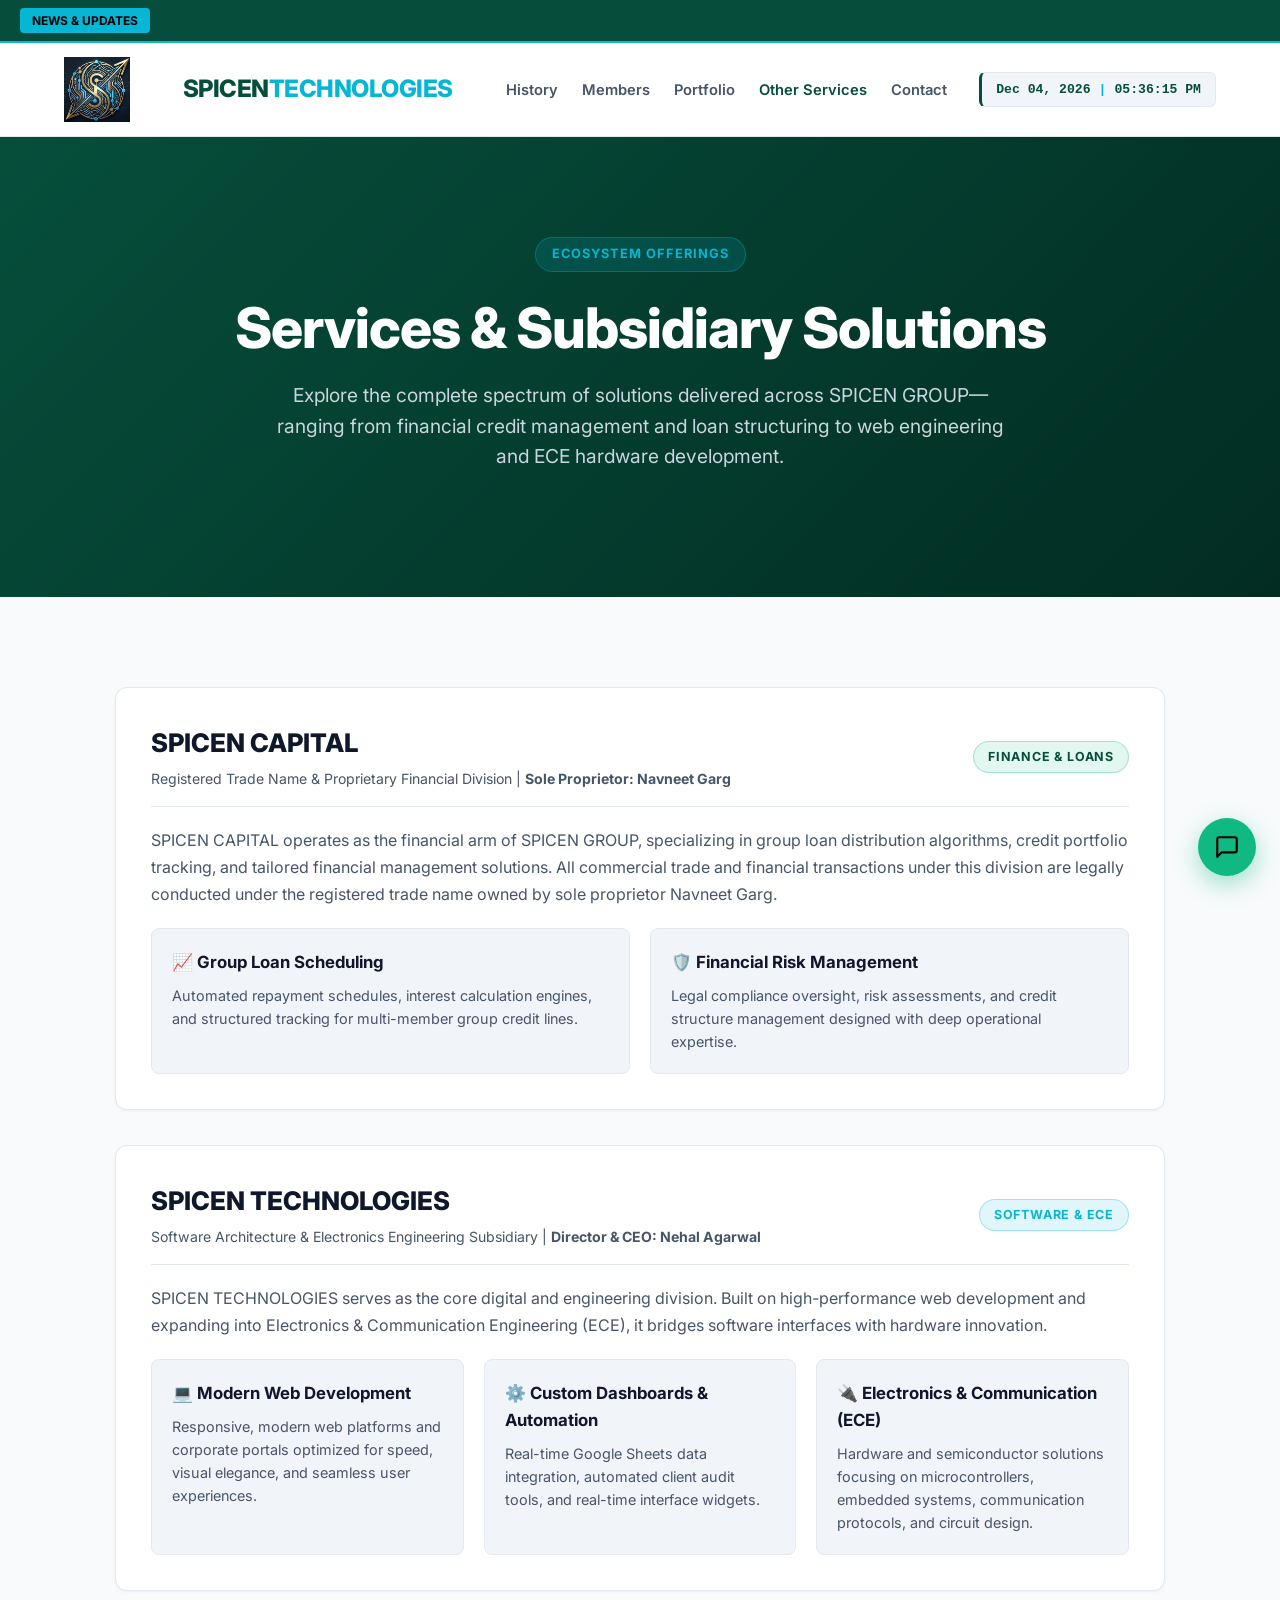
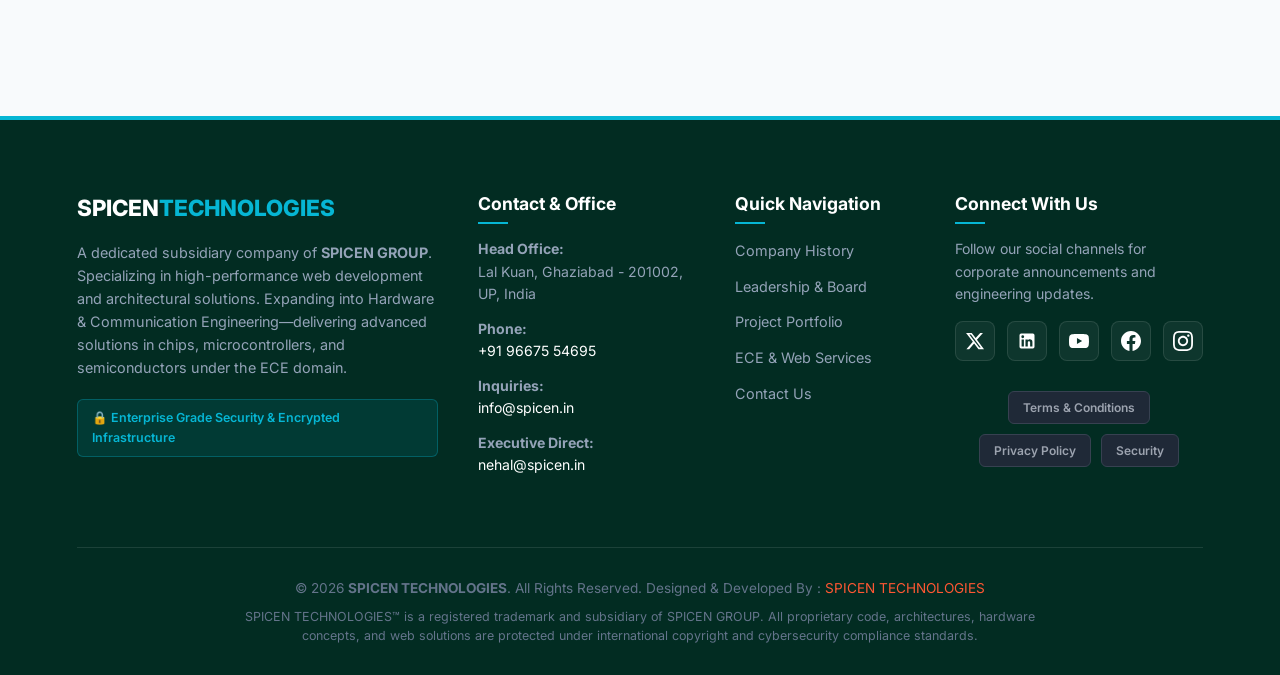
<file: services.html>
<!DOCTYPE html>
<html lang="en">
<head>
  <meta charset="UTF-8">
  <meta name="viewport" content="width=device-width, initial-scale=1.0">
  <title>Services & Solutions | SPICEN GROUP</title>
  <link rel="stylesheet" href="styles.css">
  <link rel="preconnect" href="https://fonts.googleapis.com">
  <link rel="preconnect" href="https://fonts.gstatic.com" crossorigin>
  <link href="https://fonts.googleapis.com/css2?family=Inter:wght@400;500;600;700;800&display=swap" rel="stylesheet">
  <style>
    /* Services-Specific Custom Layout Elements */
    .service-banner {
      background: var(--bg-card);
      border: 1px solid var(--border-color);
      border-radius: 12px;
      padding: 35px;
      margin-bottom: 35px;
      box-shadow: var(--shadow-sm);
    }

    .service-header {
      display: flex;
      justify-content: space-between;
      align-items: center;
      border-bottom: 1px solid var(--border-color);
      padding-bottom: 15px;
      margin-bottom: 20px;
    }

    .service-title {
      font-size: 1.6rem;
      font-weight: 800;
      color: var(--text-primary);
    }

    .service-tag {
      font-size: 0.78rem;
      font-weight: 700;
      text-transform: uppercase;
      letter-spacing: 0.8px;
      padding: 5px 14px;
      border-radius: 20px;
    }

    .tag-capital {
      background: rgba(16, 185, 129, 0.12);
      color: var(--primary-emerald);
      border: 1px solid rgba(16, 185, 129, 0.3);
    }

    .tag-tech {
      background: rgba(6, 182, 212, 0.12);
      color: var(--accent-cyan);
      border: 1px solid rgba(6, 182, 212, 0.3);
    }

    .tag-holidays {
      background: rgba(245, 158, 11, 0.12);
      color: #f59e0b;
      border: 1px solid rgba(245, 158, 11, 0.3);
    }

    .service-grid {
      display: grid;
      grid-template-columns: repeat(auto-fit, minmax(280px, 1fr));
      gap: 20px;
      margin-top: 20px;
    }

    .service-item {
      background: var(--bg-subtle);
      padding: 20px;
      border-radius: 8px;
      border: 1px solid var(--border-color);
    }

    .service-item h4 {
      font-size: 1.05rem;
      color: var(--text-primary);
      margin-bottom: 8px;
    }

    .service-item p {
      font-size: 0.9rem;
      color: var(--text-secondary);
      line-height: 1.6;
    }

    @media (max-width: 600px) {
      .service-header {
        flex-direction: column;
        align-items: flex-start;
        gap: 10px;
      }
    }
  </style>
</head>
<body>

  <!-- Top Moving Ticker Bar -->
  <div class="top-ticker">
    <div class="ticker-label">News & Updates</div>
    <div class="ticker-content">
      <span>🚀 Official website launched at spicen.in</span>
      <span>🏛️ SPICEN TECHNOLOGIES operates as a dedicated technology subsidiary under SPICEN GROUP.</span>
      <span>💡 Building scalable software platforms, custom dashboards, and ECE hardware solutions.</span>
    </div>
  </div>

  <!-- Main Navigation Header -->
  <header class="navbar">
    <a href="index.html" class="brand-logo">
    <img src="logo.png" alt="" class="brand-logo-img">
    <a href="index.html" class="brand-logo">SPICEN<span>TECHNOLOGIES</span></a>
    
    <div class="nav-container">
      <nav>
        <ul class="nav-links">
          <li><a href="history.html">History</a></li>
          <li><a href="members.html">Members</a></li>
          <li><a href="portfolio.html">Portfolio</a></li>
          <li><a href="services.html" class="active">Other Services</a></li>
          <li><a href="contact.html">Contact</a></li>
        </ul>
      </nav>

      <!-- Live Date & Time Display -->
      <div id="live-datetime" class="header-datetime">
        <span id="live-date">-- --- ----</span>
        <span class="datetime-divider">|</span>
        <span id="live-time">00:00:00 AM</span>
      </div>
    </div>
  </header>

  <!-- Hero Section -->
  <section class="hero">
    <span class="hero-badge">Ecosystem Offerings</span>
    <h1 class="hero-title">Services & Subsidiary Solutions</h1>
    <p class="hero-subtitle">
      Explore the complete spectrum of solutions delivered across SPICEN GROUP—ranging from financial credit management and loan structuring to web engineering and ECE hardware development.
    </p>
  </section>

  <!-- Main Services Container -->
  <section class="section">
    <div style="max-width: 1050px; margin: 0 auto;">

      <!-- Division 1: SPICEN CAPITAL -->
      <div class="service-banner">
        <div class="service-header">
          <div>
            <h2 class="service-title">SPICEN CAPITAL</h2>
            <p style="font-size: 0.88rem; color: var(--text-secondary); margin-top: 4px;">
              Registered Trade Name & Proprietary Financial Division | <strong>Sole Proprietor: Navneet Garg</strong>
            </p>
          </div>
          <span class="service-tag tag-capital">Finance & Loans</span>
        </div>

        <p style="color: var(--text-secondary); line-height: 1.7; margin-bottom: 20px;">
          SPICEN CAPITAL operates as the financial arm of SPICEN GROUP, specializing in group loan distribution algorithms, credit portfolio tracking, and tailored financial management solutions. All commercial trade and financial transactions under this division are legally conducted under the registered trade name owned by sole proprietor Navneet Garg.
        </p>

        <div class="service-grid">
          <div class="service-item">
            <h4>📈 Group Loan Scheduling</h4>
            <p>Automated repayment schedules, interest calculation engines, and structured tracking for multi-member group credit lines.</p>
          </div>
          <div class="service-item">
            <h4>🛡️ Financial Risk Management</h4>
            <p>Legal compliance oversight, risk assessments, and credit structure management designed with deep operational expertise.</p>
          </div>
        </div>
      </div>

      <!-- Division 2: SPICEN TECHNOLOGIES -->
      <div class="service-banner">
        <div class="service-header">
          <div>
            <h2 class="service-title">SPICEN TECHNOLOGIES</h2>
            <p style="font-size: 0.88rem; color: var(--text-secondary); margin-top: 4px;">
              Software Architecture & Electronics Engineering Subsidiary | <strong>Director & CEO: Nehal Agarwal</strong>
            </p>
          </div>
          <span class="service-tag tag-tech">Software & ECE</span>
        </div>

        <p style="color: var(--text-secondary); line-height: 1.7; margin-bottom: 20px;">
          SPICEN TECHNOLOGIES serves as the core digital and engineering division. Built on high-performance web development and expanding into Electronics & Communication Engineering (ECE), it bridges software interfaces with hardware innovation.
        </p>

        <div class="service-grid">
          <div class="service-item">
            <h4>💻 Modern Web Development</h4>
            <p>Responsive, modern web platforms and corporate portals optimized for speed, visual elegance, and seamless user experiences.</p>
          </div>
          <div class="service-item">
            <h4>⚙️ Custom Dashboards & Automation</h4>
            <p>Real-time Google Sheets data integration, automated client audit tools, and real-time interface widgets.</p>
          </div>
          <div class="service-item">
            <h4>🔌 Electronics & Communication (ECE)</h4>
            <p>Hardware and semiconductor solutions focusing on microcontrollers, embedded systems, communication protocols, and circuit design.</p>
          </div>
        </div>
      </div>
</div>
  </section>

  <!-- Footer -->
  <footer class="footer">
    <div class="footer-top">
      <!-- Brand & Mission Column -->
      <div class="footer-col brand-col">
        <div class="footer-logo">SPICEN<span>TECHNOLOGIES</span></div>
        <p class="footer-desc">
          A dedicated subsidiary company of <strong>SPICEN GROUP</strong>. Specializing in high-performance web development and architectural solutions. Expanding into Hardware & Communication Engineering—delivering advanced solutions in chips, microcontrollers, and semiconductors under the ECE domain.
        </p>
        <div class="security-badge">
          <span>🔒 Enterprise Grade Security & Encrypted Infrastructure</span>
        </div>
      </div>

      <!-- Contact Information Column -->
      <div class="footer-col">
        <h4>Contact & Office</h4>
        <ul class="contact-list">
          <li>
            <strong>Head Office:</strong><br>
            Lal Kuan, Ghaziabad - 201002, UP, India
          </li>
          <li>
            <strong>Phone:</strong><br>
            <a href="tel:+919667554695">+91 96675 54695</a>
          </li>
          <li>
            <strong>Inquiries:</strong><br>
            <a href="mailto:info@spicen.in">info@spicen.in</a>
          </li>
          <li>
            <strong>Executive Direct:</strong><br>
            <a href="mailto:nehal@spicen.in">nehal@spicen.in</a>
          </li>
        </ul>
      </div>

      <!-- Navigation Links -->
      <div class="footer-col">
        <h4>Quick Navigation</h4>
        <ul class="footer-links">
          <li><a href="history.html">Company History</a></li>
          <li><a href="members.html">Leadership & Board</a></li>
          <li><a href="portfolio.html">Project Portfolio</a></li>
          <li><a href="services.html">ECE & Web Services</a></li>
          <li><a href="contact.html">Contact Us</a></li>
        </ul>
      </div>

      <!-- Social Media Networks -->
      <div class="footer-col">
        <h4>Connect With Us</h4>
        <p class="social-text">Follow our social channels for corporate announcements and engineering updates.</p>
        <div class="social-icons">
          <!-- Twitter / X -->
          <a href="#" target="_blank" rel="noopener noreferrer" aria-label="Twitter">
            <svg viewBox="0 0 24 24" fill="currentColor"><path d="M18.244 2.25h3.308l-7.227 8.26 8.502 11.24H16.17l-5.214-6.817L4.99 21.75H1.68l7.73-8.835L1.254 2.25H8.08l4.713 6.231zm-1.161 17.52h1.833L7.084 4.126H5.117z"/></svg>
          </a>
          <!-- LinkedIn -->
          <a href="#" target="_blank" rel="noopener noreferrer" aria-label="LinkedIn">
            <svg viewBox="0 0 24 24" fill="currentColor"><path d="M19 3a2 2 0 0 1 2 2v14a2 2 0 0 1-2 2H5a2 2 0 0 1-2-2V5a2 2 0 0 1 2-2h14m-.5 15.5v-5.3a3.26 3.26 0 0 0-3.26-3.26c-.85 0-1.84.52-2.28 1.3v-1.11h-2.79v8.37h2.79v-4.93c0-.77.62-1.4 1.39-1.4a1.4 1.4 0 0 1 1.4 1.4v4.93h2.75M6.88 8.56a1.68 1.68 0 0 0 1.68-1.68c0-.93-.75-1.69-1.68-1.69a1.69 1.69 0 0 0-1.69 1.69c0 .93.76 1.68 1.69 1.68m1.39 9.94v-8.37H5.5v8.37h2.77z"/></svg>
          </a>
          <!-- YouTube -->
          <a href="#" target="_blank" rel="noopener noreferrer" aria-label="YouTube">
            <svg viewBox="0 0 24 24" fill="currentColor"><path d="M23.498 6.186a3.016 3.016 0 0 0-2.122-2.136C19.505 3.5 12 3.5 12 3.5s-7.505 0-9.377.55a3.016 3.016 0 0 0-2.122 2.136C0 8.07 0 12 0 12s0 3.93.502 5.814a3.016 3.016 0 0 0 2.122 2.136c1.871.55 9.376.55 9.376.55s7.505 0 9.377-.55a3.016 3.016 0 0 0 2.122-2.136C24 15.93 24 12 24 12s0-3.93-.502-5.814zM9.545 15.568V8.432L15.818 12l-6.273 3.568z"/></svg>
          </a>
          <!-- Facebook -->
          <a href="#" target="_blank" rel="noopener noreferrer" aria-label="Facebook">
            <svg viewBox="0 0 24 24" fill="currentColor"><path d="M24 12.073c0-6.627-5.373-12-12-12s-12 5.373-12 12c0 5.99 4.388 10.954 10.125 11.854v-8.385H7.078v-3.47h3.047V9.43c0-3.007 1.792-4.669 4.533-4.669 1.312 0 2.686.235 2.686.235v2.953H15.83c-1.491 0-1.956.925-1.956 1.874v2.25h3.328l-.532 3.47h-2.796v8.385C19.612 23.027 24 18.062 24 12.073z"/></svg>
          </a>
          <!-- Instagram -->
          <a href="#" target="_blank" rel="noopener noreferrer" aria-label="Instagram">
            <svg viewBox="0 0 24 24" fill="currentColor"><path d="M12 2.163c3.204 0 3.584.012 4.85.07 3.252.148 4.771 1.691 4.919 4.919.058 1.265.069 1.645.069 4.849 0 3.205-.012 3.584-.069 4.849-.149 3.225-1.664 4.771-4.919 4.919-1.266.058-1.644.07-4.85.07-3.204 0-3.584-.012-4.849-.07-3.26-.149-4.771-1.699-4.919-4.92-.058-1.265-.07-1.644-.07-4.849 0-3.204.013-3.583.07-4.849.149-3.227 1.664-4.771 4.919-4.919 1.266-.057 1.645-.069 4.849-.069zm0-2.163c-3.259 0-3.667.014-4.947.072-4.358.2-6.78 2.618-6.98 6.98-.059 1.281-.073 1.689-.073 4.948 0 3.259.014 3.668.072 4.948.2 4.358 2.618 6.78 6.98 6.98 1.281.058 1.689.072 4.948.072 3.259 0 3.668-.014 4.948-.072 4.354-.2 6.782-2.618 6.979-6.98.059-1.28.073-1.689.073-4.948 0-3.259-.014-3.667-.072-4.947-.196-4.354-2.617-6.78-6.979-6.98-1.281-.059-1.69-.073-4.949-.073zm0 5.838c-3.403 0-6.162 2.759-6.162 6.162s2.759 6.163 6.162 6.163 6.162-2.759 6.162-6.163c0-3.403-2.759-6.162-6.162-6.162zm0 10.162c-2.209 0-4-1.79-4-4 0-2.209 1.791-4 4-4s4 1.791 4 4c0 2.21-1.791 4-4 4zm6.406-11.845c-.796 0-1.441.645-1.441 1.44s.645 1.44 1.441 1.44c.795 0 1.439-.645 1.439-1.44s-.644-1.44-1.439-1.44z"/></svg>
          </a>
        </div>
        <div style="display: flex; justify-content: center; align-items: center; gap: 10px; flex-wrap: wrap; margin: 30px 0;">
  <a href="terms.html" style="display: inline-block; padding: 6px 14px; font-size: 0.75rem; font-weight: 600; color: #9ca3af; background: #1f2937; border: 1px solid #374151; border-radius: 6px; text-decoration: none; transition: 0.2s;" onmouseover="this.style.color='#10b981'; this.style.borderColor='#10b981'" onmouseout="this.style.color='#9ca3af'; this.style.borderColor='#374151'">Terms & Conditions</a>
  <a href="privacy.html" style="display: inline-block; padding: 6px 14px; font-size: 0.75rem; font-weight: 600; color: #9ca3af; background: #1f2937; border: 1px solid #374151; border-radius: 6px; text-decoration: none; transition: 0.2s;" onmouseover="this.style.color='#10b981'; this.style.borderColor='#10b981'" onmouseout="this.style.color='#9ca3af'; this.style.borderColor='#374151'">Privacy Policy</a>
  <a href="security.html" style="display: inline-block; padding: 6px 14px; font-size: 0.75rem; font-weight: 600; color: #9ca3af; background: #1f2937; border: 1px solid #374151; border-radius: 6px; text-decoration: none; transition: 0.2s;" onmouseover="this.style.color='#10b981'; this.style.borderColor='#10b981'" onmouseout="this.style.color='#9ca3af'; this.style.borderColor='#374151'">Security</a>
</div>
      </div>
    </div>

    <!-- Copyright, Trademark, and Legal Section -->
    <div class="footer-bottom">
      <p>&copy; 2026 <strong>SPICEN TECHNOLOGIES</strong>. All Rights Reserved. Designed & Developed By : <a href="https://nehalagarwal4695.github.io/spicentechnologies/" style="text-decoration: none; color: #ff5733">SPICEN TECHNOLOGIES</a></p>
      <p class="legal-notice">
        SPICEN TECHNOLOGIES™ is a registered trademark and subsidiary of SPICEN GROUP. All proprietary code, architectures, hardware concepts, and web solutions are protected under international copyright and cybersecurity compliance standards.
      </p>
    </div>
  </footer>

  <!-- Real-Time Date & Time Script -->
  <script>
    function updateDateTime() {
      const now = new Date();
      const dateOptions = { month: 'short', day: '2-digit', year: 'numeric' };
      const dateString = now.toLocaleDateString('en-US', dateOptions);
      const timeOptions = { hour: '2-digit', minute: '2-digit', second: '2-digit', hour12: true };
      const timeString = now.toLocaleTimeString('en-US', timeOptions);
      
      document.getElementById('live-date').textContent = dateString;
      document.getElementById('live-time').textContent = timeString;
    }
    setInterval(updateDateTime, 1000);
    updateDateTime();

    document.addEventListener('DOMContentLoaded', function () {
    const toggleBtn = document.getElementById('spicen-chat-toggle');
    const chatBox = document.getElementById('spicen-chat-box');
    const closeBtn = document.getElementById('spicen-chat-close');
    const chatForm = document.getElementById('spicen-chat-form');
    const chatInput = document.getElementById('spicen-chat-input');
    const chatBody = document.getElementById('spicen-chat-body');

    // Toggle Box Visibility
    toggleBtn.addEventListener('click', () => {
      chatBox.style.display = (chatBox.style.display === 'flex') ? 'none' : 'flex';
      if (chatBox.style.display === 'flex') chatInput.focus();
    });

    closeBtn.addEventListener('click', () => {
      chatBox.style.display = 'none';
    });

    // Form Submission
    chatForm.addEventListener('submit', function (e) {
      e.preventDefault();
      const text = chatInput.value.trim();
      if (!text) return;

      appendMessage(text, 'user-msg');
      chatInput.value = '';

      // Generate Response after a small delay
      setTimeout(() => {
        const reply = getSpicenBotReply(text);
        appendMessage(reply, 'bot-msg');
      }, 400);
    });
  });

  function sendQuickPrompt(text) {
    document.getElementById('spicen-chat-input').value = text;
    document.getElementById('spicen-chat-form').dispatchEvent(new Event('submit'));
  }

  function appendMessage(text, className) {
    const chatBody = document.getElementById('spicen-chat-body');
    const msgDiv = document.createElement('div');
    msgDiv.className = `chat-msg ${className}`;
    msgDiv.innerHTML = text;
    chatBody.appendChild(msgDiv);
    chatBody.scrollTop = chatBody.scrollHeight;
  }

  // Knowledge Base Engine
  function getSpicenBotReply(query) {
    const q = query.toLowerCase();

    if (q.includes('service') || q.includes('offer') || q.includes('do you do') || q.includes('work')) {
      return "SPICEN TECHNOLOGIES specializes in:<br>• Custom Enterprise Web Development<br>• Financial & Loan Engines<br>• ECE Hardware/Software Integration<br>• Standalone Desktop & Developer Utilities";
    }
    if (q.includes('loan') || q.includes('fmd') || q.includes('calculator') || q.includes('bpi') || q.includes('interest')) {
      return "Our <strong>SPICEN Loan Engine</strong> tracks multi-lender schedules, calculates Broken Period Interest (BPI), and auto-schedules installments starting directly from your entered First Monthly Date (FMD).";
    }
    if (q.includes('who') || q.includes('ceo') || q.includes('owner') || q.includes('founder') || q.includes('leadership')) {
      return "SPICEN TECHNOLOGIES is led by <strong>Nehal Agarwal</strong> (CEO & Director) alongside <strong>Navneet Garg</strong> (Founder & Chairman) under the parent entity <strong>SPICEN GROUP</strong>.";
    }
    if (q.includes('contact') || q.includes('email') || q.includes('phone') || q.includes('reach') || q.includes('address')) {
      return "📧 Email: <a href='mailto:nehal@spicen.in' style='color:#10b981;'>nehal@spicen.in</a><br>📞 Phone: +91 96675 54695<br>📍 Location: Lal Kuan, Ghaziabad, UP, India.";
    }
    if (q.includes('app') || q.includes('desktop') || q.includes('utility') || q.includes('clutter') || q.includes('ghost')) {
      return "We build native desktop utilities like <em>Clutter Wizard</em>, <em>Clipboard Bridge</em>, and <em>Ghost Shelf</em> designed to boost local developer productivity.";
    }
    if (q.includes('security') || q.includes('privacy') || q.includes('terms') || q.includes('safe')) {
      return "We operate under strict data protection protocols with isolated Google Sheets bridges and TLS 1.3 encryption. You can read our <a href='privacy.html' style='color:#10b981;'>Privacy Policy</a> and <a href='security.html' style='color:#10b981;'>Security Architecture</a> pages.";
    }
    if (q.includes('hello') || q.includes('hi') || q.includes('hey') || q.includes('greetings')) {
      return "Hello! How can I help you regarding SPICEN TECHNOLOGIES today?";
    }

    return "Thank you for asking! For custom project quotes or direct assistance, feel free to reach CEO Nehal Agarwal directly at <strong>nehal@spicen.in</strong> or submit a request on our <a href='contact.html' style='color:#10b981;'>Contact Page</a>.";
  }
  </script>

  <!-- SPICEN TECHNOLOGIES Floating AI Chatbot Widget -->
<div id="spicen-chat-widget">
  <!-- Floating Toggle Button -->
  <button id="spicen-chat-toggle" title="Chat with Spicen AI Assistant">
    <svg width="26" height="26" viewBox="0 0 24 24" fill="none" stroke="currentColor" stroke-width="2" stroke-linecap="round" stroke-linejoin="round"><path d="M21 15a2 2 0 0 1-2 2H7l-4 4V5a2 2 0 0 1 2-2h14a2 2 0 0 1 2 2z"></path></svg>
  </button>

  <!-- Chat Window Box -->
  <div id="spicen-chat-box">
    <!-- Header -->
    <div class="spicen-chat-header">
      <div class="spicen-chat-title">
        <div class="spicen-chat-avatar">ST</div>
        <div>
          <h4>Spicen AI Assistant</h4>
          <span>● Online | SPICEN TECH</span>
        </div>
      </div>
      <button id="spicen-chat-close">&times;</button>
    </div>

    <!-- Messages Container -->
    <div id="spicen-chat-body">
      <div class="chat-msg bot-msg">
        Hello! 👋 Welcome to <strong>SPICEN TECHNOLOGIES</strong>. How can I assist you today?
      </div>
      <div class="chat-msg bot-msg">
        Ask me about our web development, financial loan tools, ECE integrations, desktop apps, or company details!
      </div>
    </div>

    <!-- Quick Prompt Chips -->
    <div class="spicen-chat-suggestions">
      <button onclick="sendQuickPrompt('What services does Spicen Tech offer?')">Services</button>
      <button onclick="sendQuickPrompt('Tell me about the Loan Engine')">Loan Engine</button>
      <button onclick="sendQuickPrompt('How do I contact Nehal Agarwal?')">Contact</button>
    </div>

    <!-- Input Form -->
    <form id="spicen-chat-form">
      <input type="text" id="spicen-chat-input" placeholder="Type your question..." autocomplete="off" required />
      <button type="submit" id="spicen-chat-send">
        <svg width="18" height="18" viewBox="0 0 24 24" fill="none" stroke="currentColor" stroke-width="2.5" stroke-linecap="round" stroke-linejoin="round"><line x1="22" y1="2" x2="11" y2="13"></line><polygon points="22 2 15 22 11 13 2 9 22 2"></polygon></svg>
      </button>
    </form>
  </div>
</div>

</body>
</html>
</file>
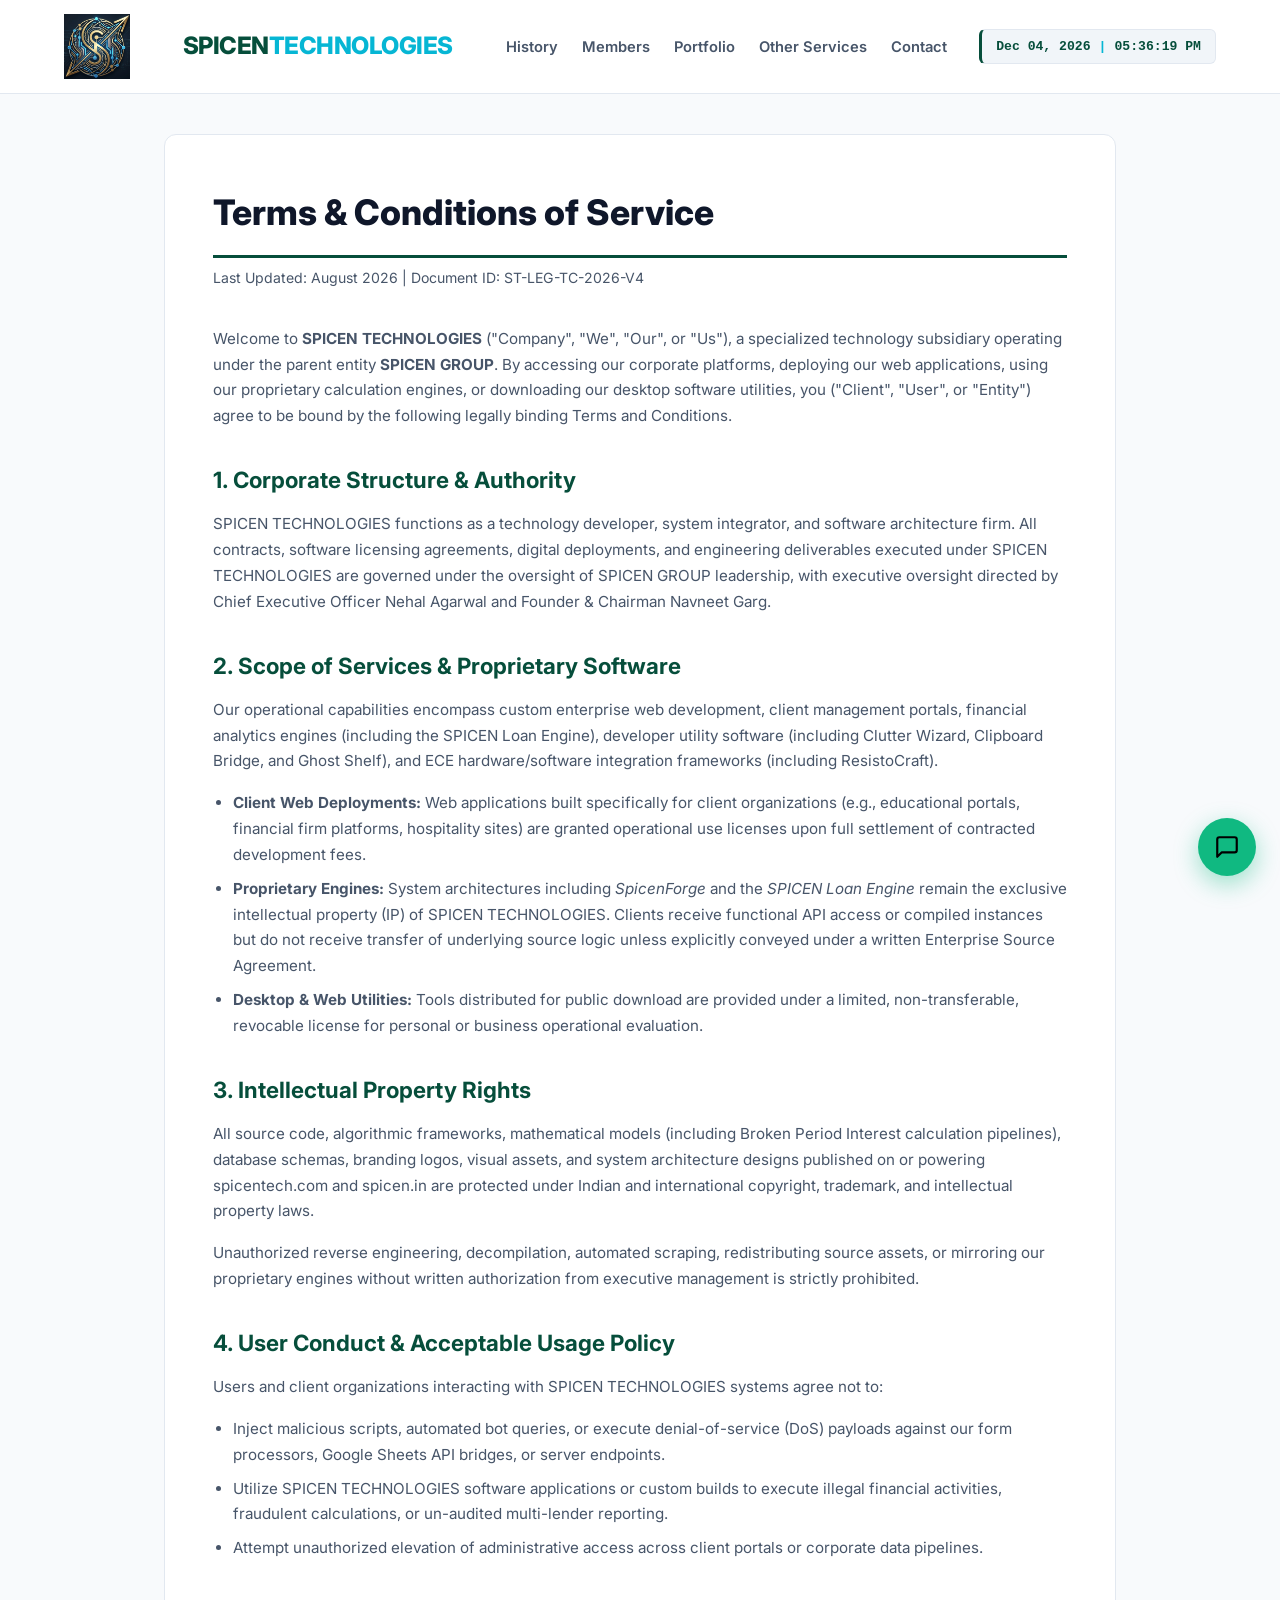
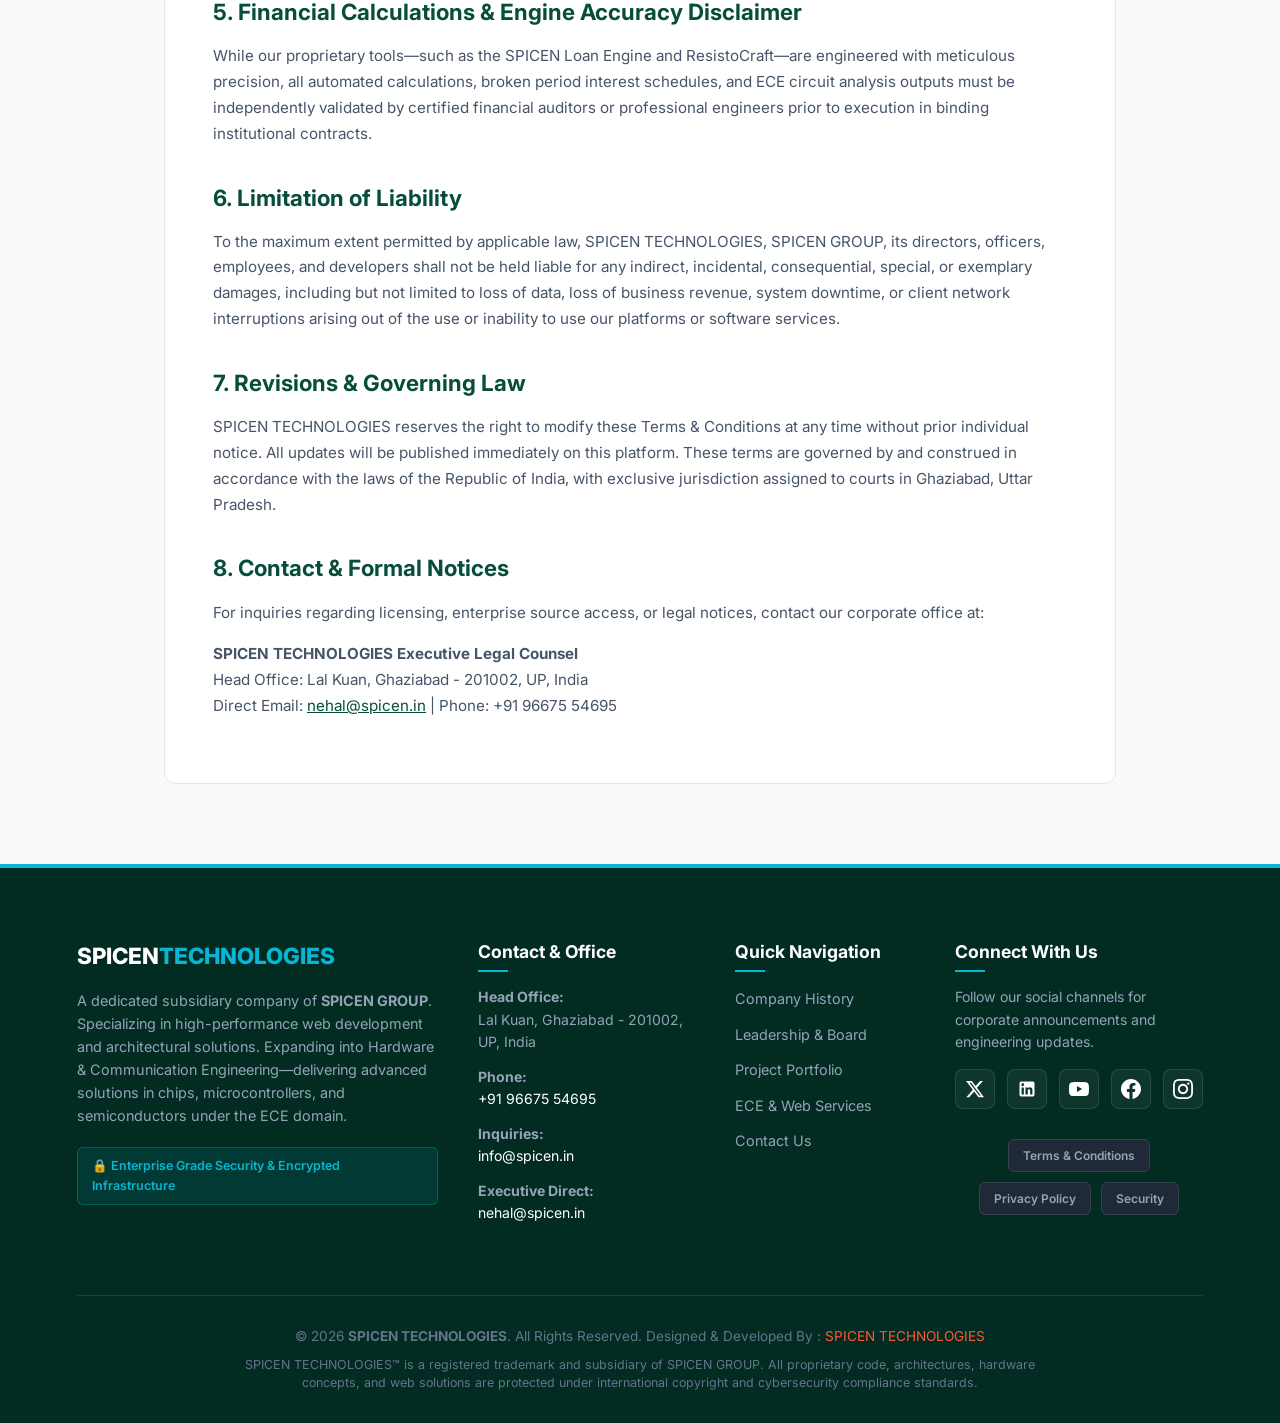
<file: terms.html>
<!DOCTYPE html>
<html lang="en">
<head>
  <meta charset="UTF-8">
  <meta name="viewport" content="width=device-width, initial-scale=1.0">
  <title>Terms & Conditions | SPICEN TECHNOLOGIES</title>
  <link rel="stylesheet" href="styles.css">
  <link rel="preconnect" href="https://fonts.googleapis.com">
  <link rel="preconnect" href="https://fonts.gstatic.com" crossorigin>
  <link href="https://fonts.googleapis.com/css2?family=Inter:wght@400;500;600;700;800&display=swap" rel="stylesheet">
  <style>    
    .legal-container {
      max-width: 1000px;
      margin: 40px auto 80px;
      padding: 0 24px;
    }
    .legal-card {
      background: var(--bg-card, #111827);
      border: 1px solid var(--border-color, #1f2937);
      border-radius: 12px;
      padding: 48px;
      color: var(--text-primary, #f9fafb);
      line-height: 1.7;
    }
    .legal-card h1 {
      font-size: 2.2rem;
      font-weight: 800;
      color: var(--text-primary, #ffffff);
      margin-bottom: 8px;
      border-bottom: 3px solid var(--primary-emerald, #10b981);
      padding-bottom: 12px;
    }
    .legal-meta {
      font-size: 0.88rem;
      color: var(--text-secondary, #9ca3af);
      margin-bottom: 36px;
    }
    .legal-card h2 {
      font-size: 1.4rem;
      font-weight: 700;
      color: var(--primary-emerald, #10b981);
      margin-top: 32px;
      margin-bottom: 12px;
    }
    .legal-card p, .legal-card ul {
      color: var(--text-secondary, #d1d5db);
      font-size: 0.95rem;
      margin-bottom: 16px;
    }
    .legal-card ul {
      padding-left: 20px;
    }
    .legal-card li {
      margin-bottom: 8px;
    }
  </style>
</head>
<body>

  <header class="navbar">
    <a href="index.html" class="brand-logo">
    <img src="logo.png" alt="" class="brand-logo-img">
    <a href="index.html" class="brand-logo">SPICEN<span>TECHNOLOGIES</span></a>
    
    <div class="nav-container">
      <nav>
        <ul class="nav-links">
          <li><a href="history.html">History</a></li>
          <li><a href="members.html">Members</a></li>
          <li><a href="portfolio.html">Portfolio</a></li>
          <li><a href="services.html">Other Services</a></li>
          <li><a href="contact.html">Contact</a></li>
        </ul>
      </nav>

      <!-- Live Date & Time Display (Positioned on the Right) -->
      <div id="live-datetime" class="header-datetime">
        <span id="live-date">-- --- ----</span>
        <span class="datetime-divider">|</span>
        <span id="live-time">00:00:00 AM</span>
      </div>
    </div>
  </header>

  <main class="legal-container">
    <div class="legal-card">
      <h1>Terms & Conditions of Service</h1>
      <div class="legal-meta">Last Updated: August 2026 | Document ID: ST-LEG-TC-2026-V4</div>

      <p>Welcome to <strong>SPICEN TECHNOLOGIES</strong> ("Company", "We", "Our", or "Us"), a specialized technology subsidiary operating under the parent entity <strong>SPICEN GROUP</strong>. By accessing our corporate platforms, deploying our web applications, using our proprietary calculation engines, or downloading our desktop software utilities, you ("Client", "User", or "Entity") agree to be bound by the following legally binding Terms and Conditions.</p>

      <h2>1. Corporate Structure & Authority</h2>
      <p>SPICEN TECHNOLOGIES functions as a technology developer, system integrator, and software architecture firm. All contracts, software licensing agreements, digital deployments, and engineering deliverables executed under SPICEN TECHNOLOGIES are governed under the oversight of SPICEN GROUP leadership, with executive oversight directed by Chief Executive Officer Nehal Agarwal and Founder & Chairman Navneet Garg.</p>

      <h2>2. Scope of Services & Proprietary Software</h2>
      <p>Our operational capabilities encompass custom enterprise web development, client management portals, financial analytics engines (including the SPICEN Loan Engine), developer utility software (including Clutter Wizard, Clipboard Bridge, and Ghost Shelf), and ECE hardware/software integration frameworks (including ResistoCraft).</p>
      <ul>
        <li><strong>Client Web Deployments:</strong> Web applications built specifically for client organizations (e.g., educational portals, financial firm platforms, hospitality sites) are granted operational use licenses upon full settlement of contracted development fees.</li>
        <li><strong>Proprietary Engines:</strong> System architectures including <em>SpicenForge</em> and the <em>SPICEN Loan Engine</em> remain the exclusive intellectual property (IP) of SPICEN TECHNOLOGIES. Clients receive functional API access or compiled instances but do not receive transfer of underlying source logic unless explicitly conveyed under a written Enterprise Source Agreement.</li>
        <li><strong>Desktop & Web Utilities:</strong> Tools distributed for public download are provided under a limited, non-transferable, revocable license for personal or business operational evaluation.</li>
      </ul>

      <h2>3. Intellectual Property Rights</h2>
      <p>All source code, algorithmic frameworks, mathematical models (including Broken Period Interest calculation pipelines), database schemas, branding logos, visual assets, and system architecture designs published on or powering spicentech.com and spicen.in are protected under Indian and international copyright, trademark, and intellectual property laws.</p>
      <p>Unauthorized reverse engineering, decompilation, automated scraping, redistributing source assets, or mirroring our proprietary engines without written authorization from executive management is strictly prohibited.</p>

      <h2>4. User Conduct & Acceptable Usage Policy</h2>
      <p>Users and client organizations interacting with SPICEN TECHNOLOGIES systems agree not to:</p>
      <ul>
        <li>Inject malicious scripts, automated bot queries, or execute denial-of-service (DoS) payloads against our form processors, Google Sheets API bridges, or server endpoints.</li>
        <li>Utilize SPICEN TECHNOLOGIES software applications or custom builds to execute illegal financial activities, fraudulent calculations, or un-audited multi-lender reporting.</li>
        <li>Attempt unauthorized elevation of administrative access across client portals or corporate data pipelines.</li>
      </ul>

      <h2>5. Financial Calculations & Engine Accuracy Disclaimer</h2>
      <p>While our proprietary tools—such as the SPICEN Loan Engine and ResistoCraft—are engineered with meticulous precision, all automated calculations, broken period interest schedules, and ECE circuit analysis outputs must be independently validated by certified financial auditors or professional engineers prior to execution in binding institutional contracts.</p>

      <h2>6. Limitation of Liability</h2>
      <p>To the maximum extent permitted by applicable law, SPICEN TECHNOLOGIES, SPICEN GROUP, its directors, officers, employees, and developers shall not be held liable for any indirect, incidental, consequential, special, or exemplary damages, including but not limited to loss of data, loss of business revenue, system downtime, or client network interruptions arising out of the use or inability to use our platforms or software services.</p>

      <h2>7. Revisions & Governing Law</h2>
      <p>SPICEN TECHNOLOGIES reserves the right to modify these Terms & Conditions at any time without prior individual notice. All updates will be published immediately on this platform. These terms are governed by and construed in accordance with the laws of the Republic of India, with exclusive jurisdiction assigned to courts in Ghaziabad, Uttar Pradesh.</p>

      <h2>8. Contact & Formal Notices</h2>
      <p>For inquiries regarding licensing, enterprise source access, or legal notices, contact our corporate office at:</p>
      <p><strong>SPICEN TECHNOLOGIES Executive Legal Counsel</strong><br>
      Head Office: Lal Kuan, Ghaziabad - 201002, UP, India<br>
      Direct Email: <a href="mailto:nehal@spicen.in" style="color: var(--primary-emerald);">nehal@spicen.in</a> | Phone: +91 96675 54695</p>
    </div>
  </main>

  <!-- Enhanced Enterprise Footer -->
  <footer class="footer">
    <div class="footer-top">
      <!-- Brand & Mission Column -->
      <div class="footer-col brand-col">
        <div class="footer-logo">SPICEN<span>TECHNOLOGIES</span></div>
        <p class="footer-desc">
          A dedicated subsidiary company of <strong>SPICEN GROUP</strong>. Specializing in high-performance web development and architectural solutions. Expanding into Hardware & Communication Engineering—delivering advanced solutions in chips, microcontrollers, and semiconductors under the ECE domain.
        </p>
        <div class="security-badge">
          <span>🔒 Enterprise Grade Security & Encrypted Infrastructure</span>
        </div>
      </div>

      <!-- Contact Information Column -->
      <div class="footer-col">
        <h4>Contact & Office</h4>
        <ul class="contact-list">
          <li>
            <strong>Head Office:</strong><br>
            Lal Kuan, Ghaziabad - 201002, UP, India
          </li>
          <li>
            <strong>Phone:</strong><br>
            <a href="tel:+919667554695">+91 96675 54695</a>
          </li>
          <li>
            <strong>Inquiries:</strong><br>
            <a href="mailto:info@spicen.in">info@spicen.in</a>
          </li>
          <li>
            <strong>Executive Direct:</strong><br>
            <a href="mailto:nehal@spicen.in">nehal@spicen.in</a>
          </li>
        </ul>
      </div>

      <!-- Navigation Links -->
      <div class="footer-col">
        <h4>Quick Navigation</h4>
        <ul class="footer-links">
          <li><a href="history.html">Company History</a></li>
          <li><a href="members.html">Leadership & Board</a></li>
          <li><a href="portfolio.html">Project Portfolio</a></li>
          <li><a href="services.html">ECE & Web Services</a></li>
          <li><a href="contact.html">Contact Us</a></li>
        </ul>
      </div>

      <!-- Social Media Networks -->
      <div class="footer-col">
        <h4>Connect With Us</h4>
        <p class="social-text">Follow our social channels for corporate announcements and engineering updates.</p>
        <div class="social-icons">
          <!-- Twitter / X -->
          <a href="#" target="_blank" rel="noopener noreferrer" aria-label="Twitter">
            <svg viewBox="0 0 24 24" fill="currentColor"><path d="M18.244 2.25h3.308l-7.227 8.26 8.502 11.24H16.17l-5.214-6.817L4.99 21.75H1.68l7.73-8.835L1.254 2.25H8.08l4.713 6.231zm-1.161 17.52h1.833L7.084 4.126H5.117z"/></svg>
          </a>
          <!-- LinkedIn -->
          <a href="#" target="_blank" rel="noopener noreferrer" aria-label="LinkedIn">
            <svg viewBox="0 0 24 24" fill="currentColor"><path d="M19 3a2 2 0 0 1 2 2v14a2 2 0 0 1-2 2H5a2 2 0 0 1-2-2V5a2 2 0 0 1 2-2h14m-.5 15.5v-5.3a3.26 3.26 0 0 0-3.26-3.26c-.85 0-1.84.52-2.28 1.3v-1.11h-2.79v8.37h2.79v-4.93c0-.77.62-1.4 1.39-1.4a1.4 1.4 0 0 1 1.4 1.4v4.93h2.75M6.88 8.56a1.68 1.68 0 0 0 1.68-1.68c0-.93-.75-1.69-1.68-1.69a1.69 1.69 0 0 0-1.69 1.69c0 .93.76 1.68 1.69 1.68m1.39 9.94v-8.37H5.5v8.37h2.77z"/></svg>
          </a>
          <!-- YouTube -->
          <a href="#" target="_blank" rel="noopener noreferrer" aria-label="YouTube">
            <svg viewBox="0 0 24 24" fill="currentColor"><path d="M23.498 6.186a3.016 3.016 0 0 0-2.122-2.136C19.505 3.5 12 3.5 12 3.5s-7.505 0-9.377.55a3.016 3.016 0 0 0-2.122 2.136C0 8.07 0 12 0 12s0 3.93.502 5.814a3.016 3.016 0 0 0 2.122 2.136c1.871.55 9.376.55 9.376.55s7.505 0 9.377-.55a3.016 3.016 0 0 0 2.122-2.136C24 15.93 24 12 24 12s0-3.93-.502-5.814zM9.545 15.568V8.432L15.818 12l-6.273 3.568z"/></svg>
          </a>
          <!-- Facebook -->
          <a href="#" target="_blank" rel="noopener noreferrer" aria-label="Facebook">
            <svg viewBox="0 0 24 24" fill="currentColor"><path d="M24 12.073c0-6.627-5.373-12-12-12s-12 5.373-12 12c0 5.99 4.388 10.954 10.125 11.854v-8.385H7.078v-3.47h3.047V9.43c0-3.007 1.792-4.669 4.533-4.669 1.312 0 2.686.235 2.686.235v2.953H15.83c-1.491 0-1.956.925-1.956 1.874v2.25h3.328l-.532 3.47h-2.796v8.385C19.612 23.027 24 18.062 24 12.073z"/></svg>
          </a>
          <!-- Instagram -->
          <a href="#" target="_blank" rel="noopener noreferrer" aria-label="Instagram">
            <svg viewBox="0 0 24 24" fill="currentColor"><path d="M12 2.163c3.204 0 3.584.012 4.85.07 3.252.148 4.771 1.691 4.919 4.919.058 1.265.069 1.645.069 4.849 0 3.205-.012 3.584-.069 4.849-.149 3.225-1.664 4.771-4.919 4.919-1.266.058-1.644.07-4.85.07-3.204 0-3.584-.012-4.849-.07-3.26-.149-4.771-1.699-4.919-4.92-.058-1.265-.07-1.644-.07-4.849 0-3.204.013-3.583.07-4.849.149-3.227 1.664-4.771 4.919-4.919 1.266-.057 1.645-.069 4.849-.069zm0-2.163c-3.259 0-3.667.014-4.947.072-4.358.2-6.78 2.618-6.98 6.98-.059 1.281-.073 1.689-.073 4.948 0 3.259.014 3.668.072 4.948.2 4.358 2.618 6.78 6.98 6.98 1.281.058 1.689.072 4.948.072 3.259 0 3.668-.014 4.948-.072 4.354-.2 6.782-2.618 6.979-6.98.059-1.28.073-1.689.073-4.948 0-3.259-.014-3.667-.072-4.947-.196-4.354-2.617-6.78-6.979-6.98-1.281-.059-1.69-.073-4.949-.073zm0 5.838c-3.403 0-6.162 2.759-6.162 6.162s2.759 6.163 6.162 6.163 6.162-2.759 6.162-6.163c0-3.403-2.759-6.162-6.162-6.162zm0 10.162c-2.209 0-4-1.79-4-4 0-2.209 1.791-4 4-4s4 1.791 4 4c0 2.21-1.791 4-4 4zm6.406-11.845c-.796 0-1.441.645-1.441 1.44s.645 1.44 1.441 1.44c.795 0 1.439-.645 1.439-1.44s-.644-1.44-1.439-1.44z"/></svg>
          </a>
        </div>

        <div style="display: flex; justify-content: center; align-items: center; gap: 10px; flex-wrap: wrap; margin: 30px 0;">
  <a href="terms.html" style="display: inline-block; padding: 6px 14px; font-size: 0.75rem; font-weight: 600; color: #9ca3af; background: #1f2937; border: 1px solid #374151; border-radius: 6px; text-decoration: none; transition: 0.2s;" onmouseover="this.style.color='#10b981'; this.style.borderColor='#10b981'" onmouseout="this.style.color='#9ca3af'; this.style.borderColor='#374151'">Terms & Conditions</a>
  <a href="privacy.html" style="display: inline-block; padding: 6px 14px; font-size: 0.75rem; font-weight: 600; color: #9ca3af; background: #1f2937; border: 1px solid #374151; border-radius: 6px; text-decoration: none; transition: 0.2s;" onmouseover="this.style.color='#10b981'; this.style.borderColor='#10b981'" onmouseout="this.style.color='#9ca3af'; this.style.borderColor='#374151'">Privacy Policy</a>
  <a href="security.html" style="display: inline-block; padding: 6px 14px; font-size: 0.75rem; font-weight: 600; color: #9ca3af; background: #1f2937; border: 1px solid #374151; border-radius: 6px; text-decoration: none; transition: 0.2s;" onmouseover="this.style.color='#10b981'; this.style.borderColor='#10b981'" onmouseout="this.style.color='#9ca3af'; this.style.borderColor='#374151'">Security</a>
</div>
      </div>
    </div>

    <!-- Copyright, Trademark, and Legal Section -->
    <div class="footer-bottom">
      <p>&copy; 2026 <strong>SPICEN TECHNOLOGIES</strong>. All Rights Reserved. Designed & Developed By : <a href="https://nehalagarwal4695.github.io/spicentechnologies/" style="text-decoration: none; color: #ff5733">SPICEN TECHNOLOGIES</a></p>
      <p class="legal-notice">
        SPICEN TECHNOLOGIES™ is a registered trademark and subsidiary of SPICEN GROUP. All proprietary code, architectures, hardware concepts, and web solutions are protected under international copyright and cybersecurity compliance standards.
      </p>
    </div>
  </footer>

  <script>
    function updateDateTime() {
      const now = new Date();
      document.getElementById('live-date').textContent = now.toLocaleDateString('en-US', { month: 'short', day: '2-digit', year: 'numeric' });
      document.getElementById('live-time').textContent = now.toLocaleTimeString('en-US', { hour: '2-digit', minute: '2-digit', second: '2-digit', hour12: true });
    }
    setInterval(updateDateTime, 1000); updateDateTime();

    document.addEventListener('DOMContentLoaded', function () {
    const toggleBtn = document.getElementById('spicen-chat-toggle');
    const chatBox = document.getElementById('spicen-chat-box');
    const closeBtn = document.getElementById('spicen-chat-close');
    const chatForm = document.getElementById('spicen-chat-form');
    const chatInput = document.getElementById('spicen-chat-input');
    const chatBody = document.getElementById('spicen-chat-body');

    // Toggle Box Visibility
    toggleBtn.addEventListener('click', () => {
      chatBox.style.display = (chatBox.style.display === 'flex') ? 'none' : 'flex';
      if (chatBox.style.display === 'flex') chatInput.focus();
    });

    closeBtn.addEventListener('click', () => {
      chatBox.style.display = 'none';
    });

    // Form Submission
    chatForm.addEventListener('submit', function (e) {
      e.preventDefault();
      const text = chatInput.value.trim();
      if (!text) return;

      appendMessage(text, 'user-msg');
      chatInput.value = '';

      // Generate Response after a small delay
      setTimeout(() => {
        const reply = getSpicenBotReply(text);
        appendMessage(reply, 'bot-msg');
      }, 400);
    });
  });

  function sendQuickPrompt(text) {
    document.getElementById('spicen-chat-input').value = text;
    document.getElementById('spicen-chat-form').dispatchEvent(new Event('submit'));
  }

  function appendMessage(text, className) {
    const chatBody = document.getElementById('spicen-chat-body');
    const msgDiv = document.createElement('div');
    msgDiv.className = `chat-msg ${className}`;
    msgDiv.innerHTML = text;
    chatBody.appendChild(msgDiv);
    chatBody.scrollTop = chatBody.scrollHeight;
  }

  // Knowledge Base Engine
  function getSpicenBotReply(query) {
    const q = query.toLowerCase();

    if (q.includes('service') || q.includes('offer') || q.includes('do you do') || q.includes('work')) {
      return "SPICEN TECHNOLOGIES specializes in:<br>• Custom Enterprise Web Development<br>• Financial & Loan Engines<br>• ECE Hardware/Software Integration<br>• Standalone Desktop & Developer Utilities";
    }
    if (q.includes('loan') || q.includes('fmd') || q.includes('calculator') || q.includes('bpi') || q.includes('interest')) {
      return "Our <strong>SPICEN Loan Engine</strong> tracks multi-lender schedules, calculates Broken Period Interest (BPI), and auto-schedules installments starting directly from your entered First Monthly Date (FMD).";
    }
    if (q.includes('who') || q.includes('ceo') || q.includes('owner') || q.includes('founder') || q.includes('leadership')) {
      return "SPICEN TECHNOLOGIES is led by <strong>Nehal Agarwal</strong> (CEO & Director) alongside <strong>Navneet Garg</strong> (Founder & Chairman) under the parent entity <strong>SPICEN GROUP</strong>.";
    }
    if (q.includes('contact') || q.includes('email') || q.includes('phone') || q.includes('reach') || q.includes('address')) {
      return "📧 Email: <a href='mailto:nehal@spicen.in' style='color:#10b981;'>nehal@spicen.in</a><br>📞 Phone: +91 96675 54695<br>📍 Location: Lal Kuan, Ghaziabad, UP, India.";
    }
    if (q.includes('app') || q.includes('desktop') || q.includes('utility') || q.includes('clutter') || q.includes('ghost')) {
      return "We build native desktop utilities like <em>Clutter Wizard</em>, <em>Clipboard Bridge</em>, and <em>Ghost Shelf</em> designed to boost local developer productivity.";
    }
    if (q.includes('security') || q.includes('privacy') || q.includes('terms') || q.includes('safe')) {
      return "We operate under strict data protection protocols with isolated Google Sheets bridges and TLS 1.3 encryption. You can read our <a href='privacy.html' style='color:#10b981;'>Privacy Policy</a> and <a href='security.html' style='color:#10b981;'>Security Architecture</a> pages.";
    }
    if (q.includes('hello') || q.includes('hi') || q.includes('hey') || q.includes('greetings')) {
      return "Hello! How can I help you regarding SPICEN TECHNOLOGIES today?";
    }

    return "Thank you for asking! For custom project quotes or direct assistance, feel free to reach CEO Nehal Agarwal directly at <strong>nehal@spicen.in</strong> or submit a request on our <a href='contact.html' style='color:#10b981;'>Contact Page</a>.";
  }
  </script>

  <!-- SPICEN TECHNOLOGIES Floating AI Chatbot Widget -->
<div id="spicen-chat-widget">
  <!-- Floating Toggle Button -->
  <button id="spicen-chat-toggle" title="Chat with Spicen AI Assistant">
    <svg width="26" height="26" viewBox="0 0 24 24" fill="none" stroke="currentColor" stroke-width="2" stroke-linecap="round" stroke-linejoin="round"><path d="M21 15a2 2 0 0 1-2 2H7l-4 4V5a2 2 0 0 1 2-2h14a2 2 0 0 1 2 2z"></path></svg>
  </button>

  <!-- Chat Window Box -->
  <div id="spicen-chat-box">
    <!-- Header -->
    <div class="spicen-chat-header">
      <div class="spicen-chat-title">
        <div class="spicen-chat-avatar">ST</div>
        <div>
          <h4>Spicen AI Assistant</h4>
          <span>● Online | SPICEN TECH</span>
        </div>
      </div>
      <button id="spicen-chat-close">&times;</button>
    </div>

    <!-- Messages Container -->
    <div id="spicen-chat-body">
      <div class="chat-msg bot-msg">
        Hello! 👋 Welcome to <strong>SPICEN TECHNOLOGIES</strong>. How can I assist you today?
      </div>
      <div class="chat-msg bot-msg">
        Ask me about our web development, financial loan tools, ECE integrations, desktop apps, or company details!
      </div>
    </div>

    <!-- Quick Prompt Chips -->
    <div class="spicen-chat-suggestions">
      <button onclick="sendQuickPrompt('What services does Spicen Tech offer?')">Services</button>
      <button onclick="sendQuickPrompt('Tell me about the Loan Engine')">Loan Engine</button>
      <button onclick="sendQuickPrompt('How do I contact Nehal Agarwal?')">Contact</button>
    </div>

    <!-- Input Form -->
    <form id="spicen-chat-form">
      <input type="text" id="spicen-chat-input" placeholder="Type your question..." autocomplete="off" required />
      <button type="submit" id="spicen-chat-send">
        <svg width="18" height="18" viewBox="0 0 24 24" fill="none" stroke="currentColor" stroke-width="2.5" stroke-linecap="round" stroke-linejoin="round"><line x1="22" y1="2" x2="11" y2="13"></line><polygon points="22 2 15 22 11 13 2 9 22 2"></polygon></svg>
      </button>
    </form>
  </div>
</div>

</body>
</html>
</file>
<file: styles.css>
/* =========================================================
   SPICEN TECH - Enterprise Light Theme
   Palette: Deep Emerald Green (#064E3B) & Crisp Cyan/Ice Blue
   ========================================================= */

:root {
  --primary-emerald: #064e3b;
  --emerald-hover: #04382a;
  --accent-cyan: #06b6d4;
  --bg-main: #f8fafc;
  --bg-card: #ffffff;
  --bg-subtle: #f1f5f9;
  --text-primary: #0f172a;
  --text-secondary: #475569;
  --border-color: #e2e8f0;
  --shadow-sm: 0 1px 3px rgba(0, 0, 0, 0.05);
  --shadow-md: 0 10px 25px -5px rgba(6, 78, 59, 0.08);
  --font-family: 'Inter', -apple-system, BlinkMacSystemFont, "Segoe UI", Roboto, sans-serif;
}

* {
  box-sizing: border-box;
  margin: 0;
  padding: 0;
}

body {
  font-family: var(--font-family);
  background-color: var(--bg-main);
  color: var(--text-primary);
  line-height: 1.6;
}

/* ---------------- Top News Ticker ---------------- */
.top-ticker {
  background: var(--primary-emerald);
  color: #ffffff;
  font-size: 0.85rem;
  padding: 8px 0;
  display: flex;
  align-items: center;
  overflow: hidden;
  white-space: nowrap;
  border-bottom: 2px solid var(--accent-cyan);
}

.ticker-label {
  background: var(--accent-cyan);
  color: #000000;
  font-weight: 700;
  padding: 3px 12px;
  text-transform: uppercase;
  font-size: 0.75rem;
  margin-left: 20px;
  border-radius: 4px;
  flex-shrink: 0;
  z-index: 2;
}

.ticker-content {
  display: inline-block;
  animation: marquee 28s linear infinite;
  padding-left: 100%;
}

.ticker-content span {
  margin-right: 50px;
}

@keyframes marquee {
  0% { transform: translate(0, 0); }
  100% { transform: translate(-100%, 0); }
}

/* ---------------- Header & Navigation ---------------- */
.navbar {
  position: sticky;
  top: 0;
  background: rgba(255, 255, 255, 0.95);
  backdrop-filter: blur(12px);
  border-bottom: 1px solid var(--border-color);
  z-index: 1000;
  padding: 14px 5%;
  display: flex;
  justify-content: space-between;
  align-items: center;
}

.brand-logo {
  font-size: 1.5rem;
  font-weight: 800;
  color: var(--primary-emerald);
  text-decoration: none;
  letter-spacing: -0.5px;
}

.brand-logo span {
  color: var(--accent-cyan);
}

/* Brand Logo Image */
.brand-logo-img {
  height: 65px; /* Adjust height based on your preferred image size */
  width: auto;
  object-fit: contain;
  display: block;
}

/* Ensure Text Styling Preserves Original Theme */
.brand-text {
  font-size: 1.3rem;
  font-weight: 800;
  color: var(--text-primary);
  letter-spacing: 0.5px;
}

.brand-text span {
  color: var(--primary-emerald); /* Keeps the green/gold accent */
}
.nav-container {
  display: flex;
  align-items: center;
  gap: 32px;
}

.nav-links {
  display: flex;
  list-style: none;
  gap: 24px;
}

.nav-links a {
  text-decoration: none;
  color: var(--text-secondary);
  font-weight: 600;
  font-size: 0.92rem;
  transition: color 0.2s ease;
}

.nav-links a:hover,
.nav-links a.active {
  color: var(--primary-emerald);
}

/* Header Live Clock Widget */
.header-datetime {
  display: flex;
  align-items: center;
  gap: 8px;
  background-color: var(--bg-subtle);
  border: 1px solid var(--border-color);
  border-left: 3px solid var(--primary-emerald);
  padding: 6px 14px;
  border-radius: 6px;
  font-size: 0.82rem;
  font-weight: 600;
  color: var(--primary-emerald);
  font-family: monospace;
}

.datetime-divider {
  color: var(--accent-cyan);
  font-weight: 700;
}

/* ---------------- Hero Section ---------------- */
.hero {
  background: linear-gradient(135deg, #064e3b 0%, #022c22 100%);
  color: #ffffff;
  padding: 100px 6% 90px;
  text-align: center;
  position: relative;
}

.hero-badge {
  display: inline-block;
  background: rgba(6, 182, 212, 0.15);
  color: var(--accent-cyan);
  font-weight: 700;
  font-size: 0.8rem;
  padding: 6px 16px;
  border-radius: 30px;
  text-transform: uppercase;
  letter-spacing: 1px;
  margin-bottom: 24px;
  border: 1px solid rgba(6, 182, 212, 0.3);
}

.hero-title {
  font-size: 3.5rem;
  font-weight: 800;
  line-height: 1.15;
  margin-bottom: 20px;
  letter-spacing: -1px;
}

.hero-subtitle {
  font-size: 1.2rem;
  color: #cbd5e1;
  max-width: 750px;
  margin: 0 auto 35px;
  font-weight: 400;
}

.hero-actions {
  display: flex;
  justify-content: center;
  gap: 16px;
}

.btn-primary {
  background-color: var(--accent-cyan);
  color: #0f172a;
  padding: 12px 28px;
  border-radius: 6px;
  text-decoration: none;
  font-weight: 700;
  font-size: 0.95rem;
  transition: transform 0.15s ease, background-color 0.2s ease;
}

.btn-primary:hover {
  background-color: #22d3ee;
  transform: translateY(-2px);
}

.btn-secondary {
  background-color: transparent;
  color: #ffffff;
  padding: 12px 28px;
  border-radius: 6px;
  text-decoration: none;
  font-weight: 600;
  font-size: 0.95rem;
  border: 1px solid rgba(255, 255, 255, 0.3);
  transition: border-color 0.2s ease, background-color 0.2s ease;
}

.btn-secondary:hover {
  border-color: #ffffff;
  background-color: rgba(255, 255, 255, 0.05);
}

/* ---------------- Structural Section (Parent & Daughter) ---------------- */
.section {
  padding: 90px 6%;
}

.section-bg {
  background-color: var(--bg-subtle);
}

.section-header {
  text-align: center;
  max-width: 700px;
  margin: 0 auto 55px;
}

.section-title {
  font-size: 2.2rem;
  font-weight: 800;
  color: var(--text-primary);
  margin-bottom: 12px;
}

.section-subtitle {
  color: var(--text-secondary);
  font-size: 1.05rem;
}

.hierarchy-container {
  display: flex;
  flex-direction: column;
  align-items: center;
  gap: 20px;
  max-width: 900px;
  margin: 0 auto;
}

.parent-card {
  background: var(--primary-emerald);
  color: #ffffff;
  padding: 35px 40px;
  border-radius: 12px;
  width: 100%;
  max-width: 650px;
  box-shadow: var(--shadow-md);
  position: relative;
  border-top: 4px solid var(--accent-cyan);
}

.parent-badge {
  font-size: 0.75rem;
  text-transform: uppercase;
  letter-spacing: 1.5px;
  color: var(--accent-cyan);
  font-weight: 700;
  margin-bottom: 8px;
  display: block;
}

.connector-line {
  width: 2px;
  height: 40px;
  background: var(--primary-emerald);
  position: relative;
}

.connector-line::after {
  content: '';
  position: absolute;
  bottom: 0;
  left: 50%;
  transform: translateX(-50%);
  border-left: 6px solid transparent;
  border-right: 6px solid transparent;
  border-top: 8px solid var(--primary-emerald);
}

.daughter-card {
  background: var(--bg-card);
  padding: 35px 40px;
  border-radius: 12px;
  width: 100%;
  max-width: 650px;
  border: 1px solid var(--border-color);
  box-shadow: var(--shadow-sm);
}

.daughter-badge {
  font-size: 0.75rem;
  text-transform: uppercase;
  letter-spacing: 1.5px;
  color: var(--primary-emerald);
  font-weight: 700;
  margin-bottom: 8px;
  display: block;
}

/* ---------------- Grid Section: What, Meaning & Motive ---------------- */
.grid-3 {
  display: grid;
  grid-template-columns: repeat(auto-fit, minmax(300px, 1fr));
  gap: 30px;
}

.info-card {
  background: var(--bg-card);
  padding: 35px;
  border-radius: 10px;
  border: 1px solid var(--border-color);
  box-shadow: var(--shadow-sm);
  transition: transform 0.2s ease, box-shadow 0.2s ease;
}

.info-card:hover {
  transform: translateY(-4px);
  box-shadow: var(--shadow-md);
  border-color: var(--primary-emerald);
}

.info-card h3 {
  font-size: 1.3rem;
  color: var(--primary-emerald);
  margin-bottom: 14px;
}

.info-card p {
  color: var(--text-secondary);
  font-size: 0.95rem;
}

/* ---------------- Footer ---------------- */
.footer {
  background: #022c22;
  color: #94a3b8;
  padding: 60px 6% 30px;
  border-top: 3px solid var(--accent-cyan);
}

.footer-content {
  display: flex;
  justify-content: space-between;
  align-items: center;
  margin-bottom: 40px;
  flex-wrap: wrap;
  gap: 20px;
}

.footer-logo {
  font-size: 1.4rem;
  font-weight: 800;
  color: #ffffff;
}

.footer-logo span {
  color: var(--accent-cyan);
}

.footer-bottom {
  text-align: center;
  padding-top: 25px;
  border-top: 1px solid rgba(255, 255, 255, 0.1);
  font-size: 0.85rem;
}

/* =========================================================
   Updated Enterprise Footer Styling
   ========================================================= */
.footer {
  background: #022c22;
  color: #cbd5e1;
  padding: 70px 6% 30px;
  border-top: 4px solid var(--accent-cyan);
}

.footer-top {
  display: grid;
  grid-template-columns: 2fr 1.2fr 1fr 1.2fr;
  gap: 40px;
  margin-bottom: 50px;
}

@media (max-width: 900px) {
  .footer-top {
    grid-template-columns: 1fr 1fr;
  }
}

@media (max-width: 600px) {
  .footer-top {
    grid-template-columns: 1fr;
  }
}

.footer-col h4 {
  color: #ffffff;
  font-size: 1.1rem;
  font-weight: 700;
  margin-bottom: 20px;
  position: relative;
}

.footer-col h4::after {
  content: '';
  position: absolute;
  left: 0;
  bottom: -6px;
  width: 30px;
  height: 2px;
  background-color: var(--accent-cyan);
}

.brand-col .footer-desc {
  font-size: 0.9rem;
  line-height: 1.6;
  margin-top: 15px;
  color: #94a3b8;
}

.security-badge {
  margin-top: 20px;
  display: inline-block;
  background: rgba(6, 182, 212, 0.1);
  border: 1px solid rgba(6, 182, 212, 0.3);
  padding: 8px 14px;
  border-radius: 6px;
  font-size: 0.78rem;
  color: var(--accent-cyan);
  font-weight: 600;
}

/* Contact List */
.contact-list {
  list-style: none;
}

.contact-list li {
  font-size: 0.88rem;
  margin-bottom: 12px;
  color: #94a3b8;
}

.contact-list a {
  color: #ffffff;
  text-decoration: none;
  transition: color 0.2s ease;
}

.contact-list a:hover {
  color: var(--accent-cyan);
}

/* Links List */
.footer-links {
  list-style: none;
}

.footer-links li {
  margin-bottom: 10px;
}

.footer-links a {
  color: #94a3b8;
  text-decoration: none;
  font-size: 0.9rem;
  transition: color 0.2s ease;
}

.footer-links a:hover {
  color: var(--accent-cyan);
}

/* Social Media Icons */
.social-text {
  font-size: 0.88rem;
  color: #94a3b8;
  margin-bottom: 15px;
}

.social-icons {
  display: flex;
  gap: 12px;
}

.social-icons a {
  width: 40px;
  height: 40px;
  background: rgba(255, 255, 255, 0.05);
  border: 1px solid rgba(255, 255, 255, 0.1);
  border-radius: 8px;
  display: flex;
  align-items: center;
  justify-content: center;
  color: #ffffff;
  transition: background 0.2s ease, border-color 0.2s ease, transform 0.2s ease;
}

.social-icons a svg {
  width: 20px;
  height: 20px;
}

.social-icons a:hover {
  background: var(--accent-cyan);
  color: #0f172a;
  border-color: var(--accent-cyan);
  transform: translateY(-3px);
}

/* Footer Bottom / Legal */
.footer-bottom {
  padding-top: 30px;
  border-top: 1px solid rgba(255, 255, 255, 0.1);
  text-align: center;
  font-size: 0.85rem;
  color: #64748b;
}

.legal-notice {
  font-size: 0.78rem;
  margin-top: 8px;
  max-width: 800px;
  margin-left: auto;
  margin-right: auto;
  line-height: 1.5;
}

/* Chatbot Styling */
  #spicen-chat-widget {
    position: fixed;
    bottom: 24px;
    right: 24px;
    z-index: 999999;
    font-family: 'Inter', system-ui, -apple-system, sans-serif;
  }

  /* Floating Button */
  #spicen-chat-toggle {
    width: 58px;
    height: 58px;
    border-radius: 50%;
    background: #10b981;
    color: #000000;
    border: none;
    box-shadow: 0 8px 24px rgba(16, 185, 129, 0.4);
    cursor: pointer;
    display: flex;
    align-items: center;
    justify-content: center;
    transition: transform 0.2s ease, background 0.2s ease;
  }
  #spicen-chat-toggle:hover {
    transform: scale(1.08);
    background: #34d399;
  }

  /* Chat Box Container */
  #spicen-chat-box {
    display: none;
    position: absolute;
    bottom: 72px;
    right: 0;
    width: 360px;
    height: 500px;
    background: #0f172a;
    border: 1px solid #1f2937;
    border-radius: 16px;
    box-shadow: 0 20px 40px rgba(0, 0, 0, 0.6);
    flex-direction: column;
    overflow: hidden;
  }

  /* Chat Header */
  .spicen-chat-header {
    background: #111827;
    padding: 14px 18px;
    border-bottom: 1px solid #1f2937;
    display: flex;
    align-items: center;
    justify-content: space-between;
  }
  .spicen-chat-title {
    display: flex;
    align-items: center;
    gap: 12px;
  }
  .spicen-chat-avatar {
    width: 36px;
    height: 36px;
    background: linear-gradient(135deg, #10b981, #059669);
    color: #000;
    font-weight: 800;
    font-size: 0.85rem;
    border-radius: 50%;
    display: flex;
    align-items: center;
    justify-content: center;
  }
  .spicen-chat-title h4 {
    margin: 0;
    font-size: 0.95rem;
    color: #ffffff;
    font-weight: 700;
  }
  .spicen-chat-title span {
    font-size: 0.72rem;
    color: #10b981;
    font-weight: 600;
  }
  #spicen-chat-close {
    background: none;
    border: none;
    color: #9ca3af;
    font-size: 1.5rem;
    cursor: pointer;
    line-height: 1;
  }
  #spicen-chat-close:hover { color: #ffffff; }

  /* Body / Messages */
  #spicen-chat-body {
    flex: 1;
    padding: 16px;
    overflow-y: auto;
    display: flex;
    flex-direction: column;
    gap: 12px;
    background: #0b0f19;
  }
  .chat-msg {
    max-width: 82%;
    padding: 10px 14px;
    border-radius: 12px;
    font-size: 0.88rem;
    line-height: 1.5;
    word-break: break-word;
  }
  .bot-msg {
    background: #1f2937;
    color: #f3f4f6;
    align-self: flex-start;
    border-bottom-left-radius: 2px;
  }
  .user-msg {
    background: #10b981;
    color: #000000;
    font-weight: 500;
    align-self: flex-end;
    border-bottom-right-radius: 2px;
  }

  /* Quick Suggestion Chips */
  .spicen-chat-suggestions {
    display: flex;
    gap: 6px;
    padding: 8px 12px;
    background: #0f172a;
    overflow-x: auto;
    border-top: 1px solid #1f2937;
  }
  .spicen-chat-suggestions button {
    background: #1e293b;
    color: #9ca3af;
    border: 1px solid #334155;
    padding: 4px 10px;
    border-radius: 12px;
    font-size: 0.75rem;
    cursor: pointer;
    white-space: nowrap;
    transition: all 0.2s;
  }
  .spicen-chat-suggestions button:hover {
    color: #10b981;
    border-color: #10b981;
  }

  /* Input Form */
  #spicen-chat-form {
    display: flex;
    padding: 12px;
    background: #111827;
    border-top: 1px solid #1f2937;
    gap: 8px;
  }
  #spicen-chat-input {
    flex: 1;
    background: #1f2937;
    border: 1px solid #374151;
    color: #ffffff;
    padding: 10px 14px;
    border-radius: 8px;
    font-size: 0.88rem;
    outline: none;
  }
  #spicen-chat-input:focus { border-color: #10b981; }
  #spicen-chat-send {
    background: #10b981;
    color: #000000;
    border: none;
    padding: 0 14px;
    border-radius: 8px;
    cursor: pointer;
    display: flex;
    align-items: center;
    justify-content: center;
  }
  #spicen-chat-send:hover { background: #34d399; }

  @media (max-width: 480px) {
    #spicen-chat-box {
      width: calc(100vw - 32px);
      right: 0;
      bottom: 70px;
      height: 460px;
    }
  }
</file>
